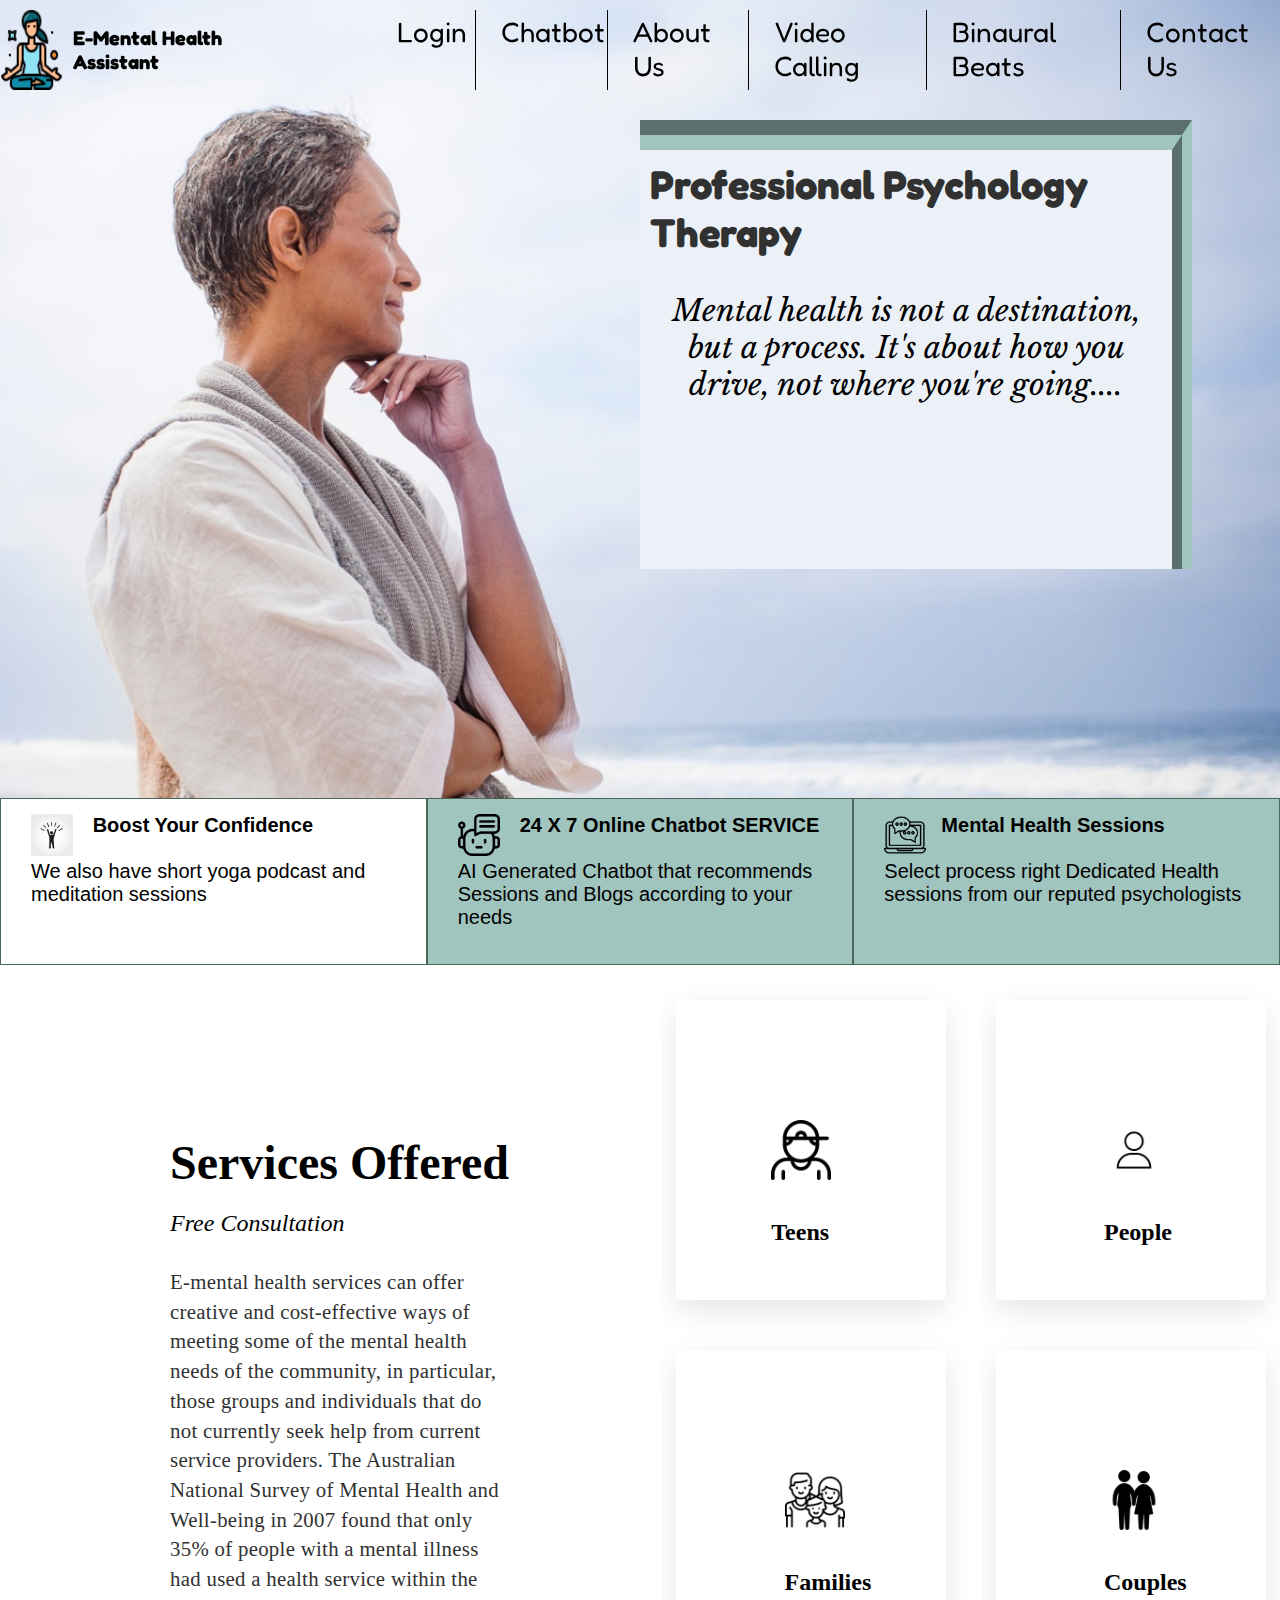
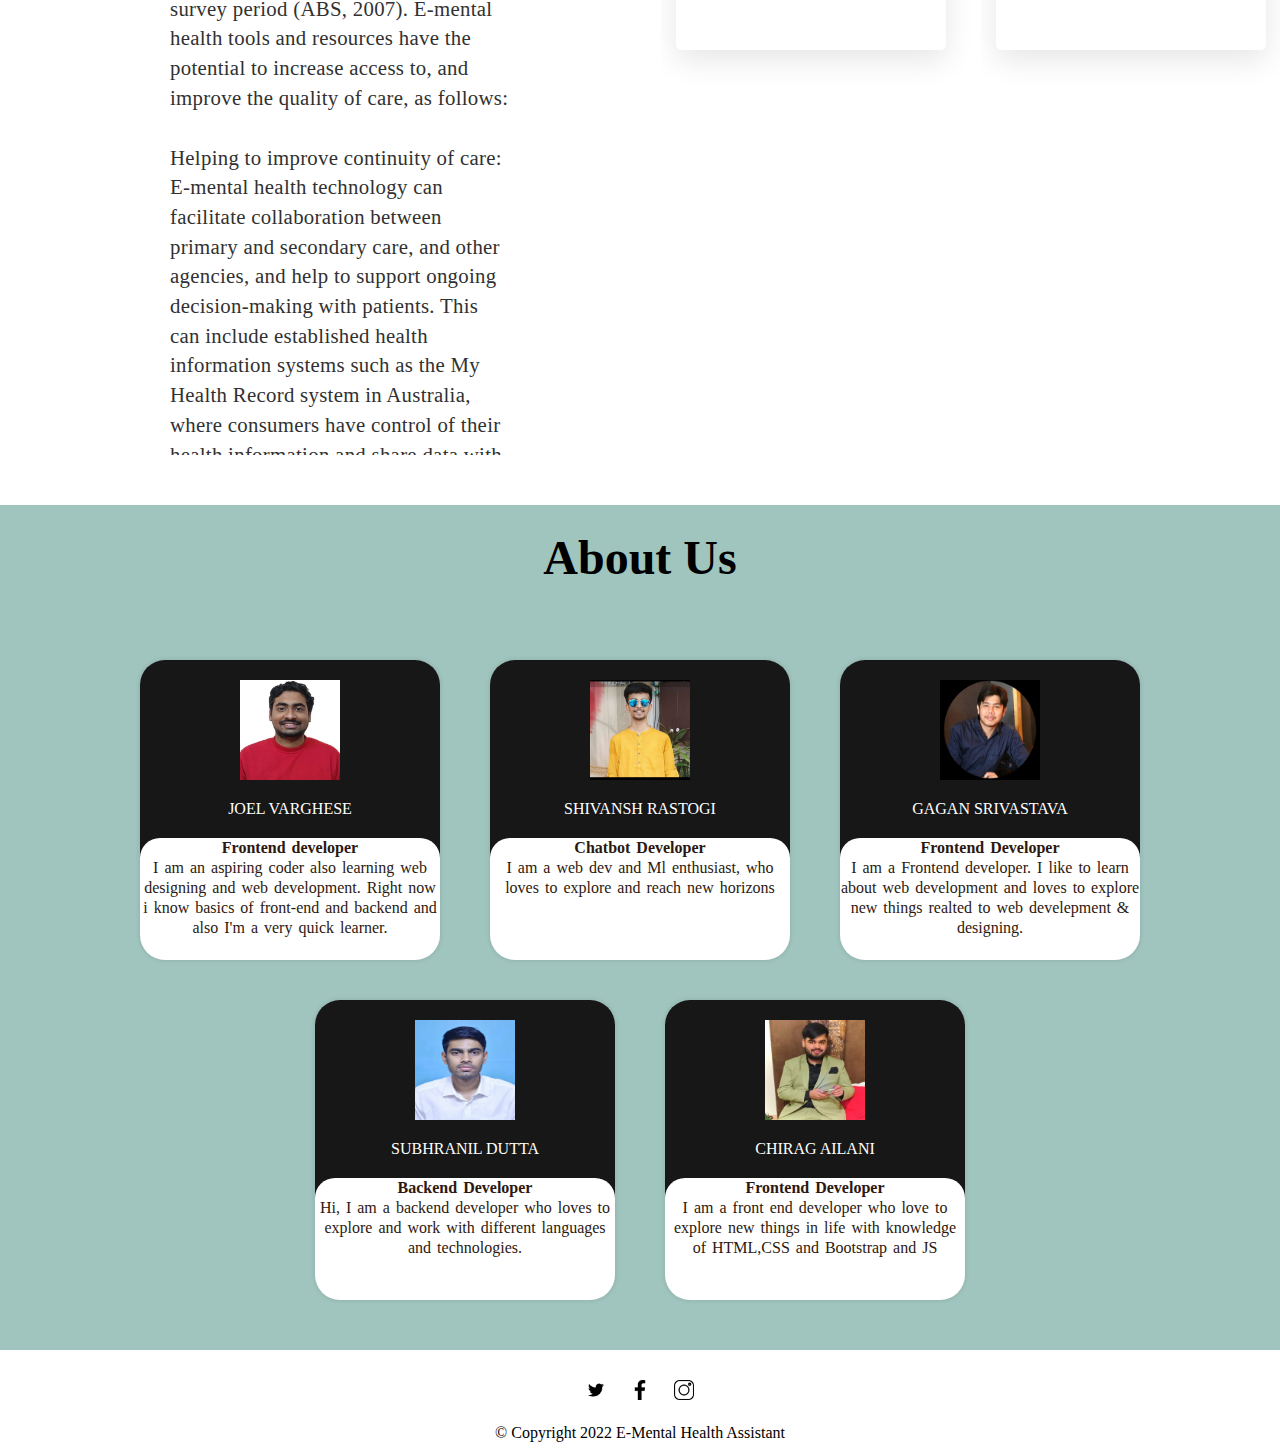
<file: index.html>
<!DOCTYPE html>
<html lang="en">

<head>
  <meta charset="UTF-8" />
  <meta http-equiv="X-UA-Compatible" content="IE=edge" />
  <meta name="viewport" content="width=device-width, initial-scale=1.0" />
  <link rel="stylesheet" href="style.css" />
  <link rel="icon" href="/images/favic/android-chrome-192x192.png"  >

  <!-- font family -->
  <link href="https://fonts.googleapis.com/css2?family=Acme&family=Libre+Baskerville&display=swap" rel="stylesheet">
  <link rel="preconnect" href="https://fonts.gstatic.com" crossorigin>
  <link rel="preconnect" href="https://fonts.gstatic.com" crossorigin>

  <title>E-Mental Health Assistant</title>
</head>

<body onload="tre_thir_box()">
  <!-- Navbar -->


  <!-- Main Page start -->
  <section class="bgimg">
    <div>
      <div class="nav">
        <div class="nav-bar-heading">
          <div class="logo">
            <img src="images/logo.png" />
            <h1>E-Mental Health Assistant</h1>
          </div>
        </div>
        <div class="nav-bar-content">
          <ul>
            <li><a href="login.html">Login</a></li>
            <li><a href="http://127.0.0.1:5000"target="blank">Chatbot</a></li>
            <li><a href="#about">About Us</a></li>
            <li><a href="https://ecovidclinc.000webhostapp.com/"target="blank">Video Calling</a></li>
            <li><a href="https://relaxmusic001.000webhostapp.com/"target="blank">Binaural Beats</a></li>
            <li><a href="ContactFrom_v1\ContactFrom_v1\index.html"target="blank">Contact Us</a></li>

          </ul>
        </div>
      </div>
    </div>
    <div class="Wlcmpg">
      <b>
        <p id="wlchead"> Professional Psychology Therapy
        <p>
      </b><br><br>
      <p id="wlcbdy">Mental health is not a destination, but a process. It's about how you drive, not where you're
        going....</p>

    </div>

    <!-- Blur text box for mental health sessions -->
    <div class="fmenh">
      <section id="fmenh_txt">DOCTOR IS ONE CLICK AWAY .. </section>
      <br><br>
      <button onclick="window.location.href='https://ecovidclinc.000webhostapp.com/';" id="fmenh_btn"> Video Treatment </button>
    </div>
  </section>  
    <!-- Image Slider content -->
    <!-- <div class="slider">
         <div class="images"></div>

    </div> -->

    <!-- Bottom 3 boxes -->
    <div class="threebox">
      <span id="c" onclick="tre_thir_box()"><img src="images/confidence.jpg" id="c_img"><b> Boost Your Confidence</b><br><br>
        <p>We also have short yoga podcast and meditation sessions</p>
      </span>
      <span id="b" onclick="tre_sec_box()"><img src="images/chatbot.png" id="b_img"><b>24 X 7 Online Chatbot SERVICE</b> <br><br>
        <p> AI Generated Chatbot that recommends Sessions and Blogs according to your needs </p>
      </span>
      <span id="a" onclick="tre_fir_box()" ><img src="images/online-chat.png"  id="a_img"><b>Mental Health Sessions</b><br><br>
        <p>Select process right Dedicated Health sessions from our reputed psychologists</p></span>
    </div>
  



  

  <!-- services part -->
    
  <div id="services_bg">

    <div class="left_part" style="flex-basis: 45%">
        <h1 class="left_part_h1">Services Offered</h1>
        <span class="left_part_span"> <em>Free Consultation</em> </span>
        <p class="left_part_p">E-mental health services can offer creative and cost-effective ways of meeting some of the mental health needs of the community, in particular, those groups and individuals that do not currently seek help from current service providers. The Australian National Survey of Mental Health and Well-being in 2007 found that only 35% of people with a mental illness had used a health service within the survey period (ABS, 2007). E-mental health tools and resources have the potential to increase access to, and improve the quality of care, as follows: </p>

        <p class="left_part_p">Helping to improve continuity of care: E-mental health technology can facilitate collaboration between primary and secondary care, and other agencies, and help to support ongoing decision-making with patients. This can include established health information systems such as the My Health Record system in Australia, where consumers have control of their health information and share data with medical professionals.</p>
    </div>
    <div class="right_part" style="flex-basis: 55%">
      <div style="flex-basis: 50%">
        <div class="first_block">
          <div class="center-align">
            <img src="images/teen.png" class="right_part_img">
            <h2>Teens</h2>
          </div>
        </div>
        <div class="second_block">
          <div  class="center-align">
            <img src="images/family.png" class="right_part_img">
            <h2>Families</h2>
          </div>
        </div>
      </div>
      <div style="flex-basis: 50%">
        <div class="third_block">
          <div  class="center-align">
            <img src="images/user.png" class="right_part_img">
            <h2>People</h2>
          </div>
        </div>
        <div class="fourth_block">
          <div  class="center-align">
            <img src="images/couple-silhouette.png" class="right_part_img">
            <h2>Couples</h2>
          </div>
        </div>
      </div>
    </div>
  </div>    


  <!-- ABOUT US -->

  <div class="wrapper"  id="about">
    <div class="wrapper-h1">
        <h1 >About Us</h1>
    </div>
    <div class="testimonial">
        <div class="row-r">
         <div class="item">
             <div class="img">
                 <img src="images\Joel.jpeg" alt="">
             </div>
             <div class="name">
                  Joel Varghese
             </div>
             <div class="content">
                 <!-- <h1><i class="fas fa-quote-left"></i></h1> -->
                 <p><b>Frontend developer</b><br>I am an aspiring coder also learning web designing and web development. Right now i know basics of front-end and backend and also I'm a very quick learner.</p>
             </div>
         </div>

         <div class="item">
          <div class="img">
              <img src="images\shivansh.jpeg" alt="">
          </div>
          <div class="name">
               Shivansh Rastogi
          </div>
          <div class="content">
              <!-- <h1><i class="fas fa-quote-left"></i></h1> -->
              <p><b>Chatbot Developer</b><br>I am a web dev and Ml enthusiast, who loves to explore and reach new horizons</p>
          </div>
      </div>

      <div class="item">
          <div class="img">
              <img src="images\gagan.jpeg" alt="">
          </div>
          <div class="name">
               Gagan Srivastava
          </div>
          <div class="content">
              <!-- <h1><i class="fas fa-quote-left"></i></h1> -->
              <p><b>Frontend Developer</b><br>I am a Frontend developer. I like to learn about web development and loves to explore new  things realted to web develepment & designing.</p>
          </div>
      </div>
        </div>
        <div class="row-r">
         <div class="item">
             <div class="img">
                 <img src="images\subhranil.jpeg" alt="">
             </div>
             <div class="name">
                  Subhranil Dutta
             </div>
             <div class="content">
                 <!-- <h1><i class="fas fa-quote-left"></i></h1> -->
                 <p><b>Backend Developer</b><br>Hi, I am a backend developer who loves to explore and work with different languages and technologies.</p>
             </div>
          </div>

        

         <div class="item">
          <div class="img">
              <img src="images\chirag1.png" alt="">
          </div>
          <div class="name">
               Chirag Ailani
          </div>
          <div class="content">
              <!-- <h1><i class="fas fa-quote-left"></i></h1> -->
              <p><b>Frontend Developer</b><br>I am a front end developer who love to explore new things in life with knowledge of HTML,CSS and Bootstrap and JS</p>
          </div>
         </div>
        </div>
    </div>
  </div>


 <!-- Footer -->

 <footer id="footer">
  <div class="footer-image">
    <img
      class="footer-image-des"
      src="images/twitter.png"
      alt=""
      height="20px"
    />
    <img
      class="footer-image-des"
      src="images/facebook-app-symbol.png"
      alt=""
      height="20px"
    />
    <img
      class="footer-image-des"
      src="images/instagram.png"
      alt=""
      height="20px"
    />
  </div>
  <p>© Copyright 2022 E-Mental Health Assistant</p>
</footer>

</body>

</html>
<script src="https://ajax.googleapis.com/ajax/libs/jquery/3.6.0/jquery.min.js"></script>
<script src="/script.js"></script>
</file>
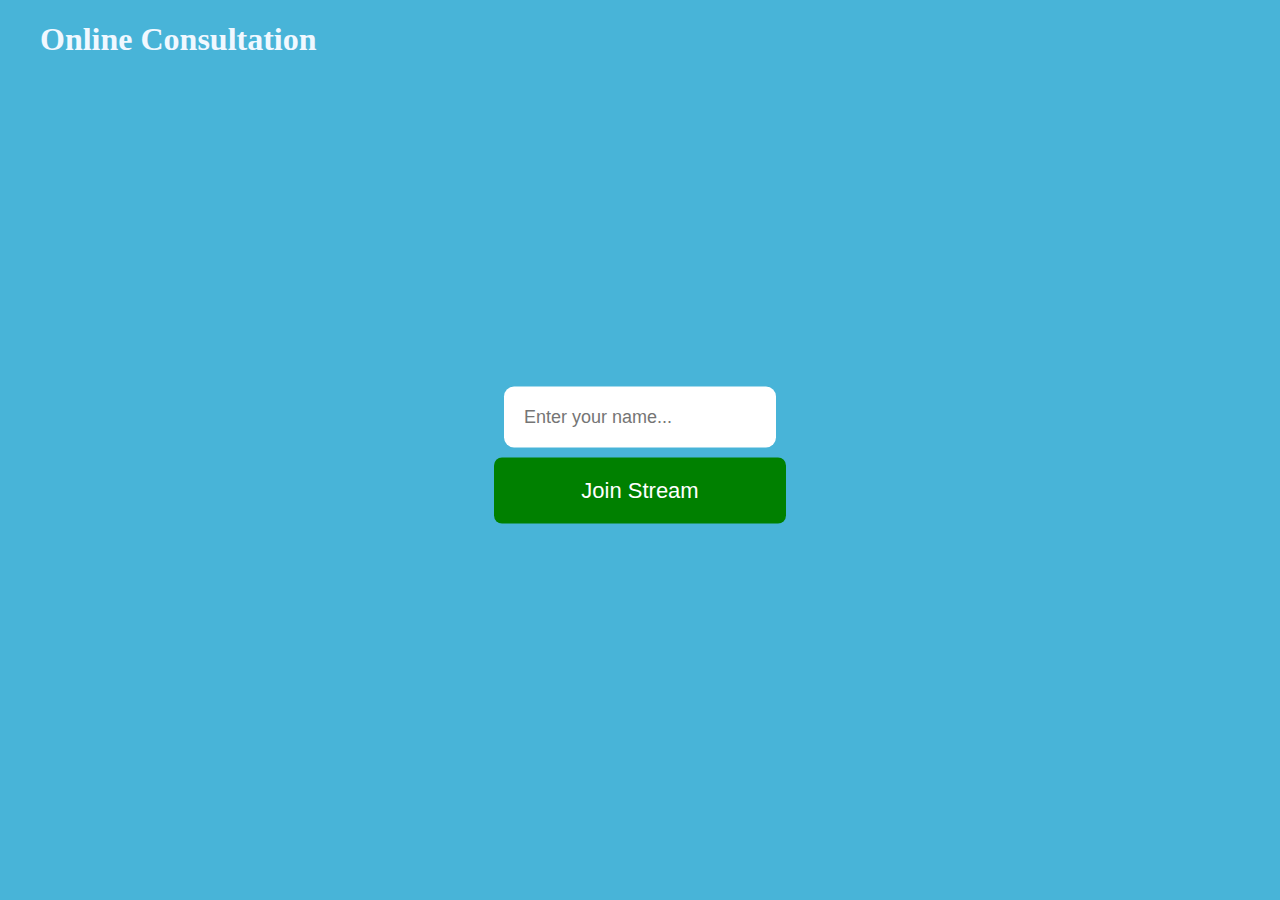
<file: vccall/index.html>
<!DOCTYPE html>
<html>
<head>
    <meta charset='utf-8'>
    <meta http-equiv='X-UA-Compatible' content='IE=edge'>
    <title>Online Consultation</title>
    <meta name='viewport' content='width=device-width, initial-scale=1'>
    <link rel='stylesheet' type='text/css' media='screen' href='style.css'>
    
    <link rel="preconnect" href="https://fonts.googleapis.com">
<link rel="preconnect" href="https://fonts.gstatic.com" crossorigin>
<link href="https://fonts.googleapis.com/css2?family=Poppins:wght@200;300&family=Permanent+Marker&display=swap" rel="stylesheet">
</head>
<body>

    <main>

        <!-- <div id="users-list"></div> -->

        <h1 id="site-title">Online Consultation</h1>
        <div id="join-wrapper">
            <input id="username" type="text" placeholder="Enter your name..." />
            <button id="join-btn">Join Stream</button>
        </div>
        <div id="user-streams" ></div>
        


        <!-- Wrapper for join button -->
        <div id="footer">
            <div class="icon-wrapper">
                <img class="control-icon" id="camera-btn" src="video.svg" />
                <p>Cam</p>
            </div>

            <div class="icon-wrapper">
                <img class="control-icon" id="mic-btn" src="microphone.svg" />
                <p>Mic</p>
            </div>

            <div class="icon-wrapper">
                <img class="control-icon" id="leave-btn" src="leave.svg" />
                <p>Leave</p>
            </div>
            
           
            
            
        </div>

    </main>

    <script src="https://download.agora.io/sdk/release/AgoraRTC_N.js"></script>
    <script src='script.js'></script>
</body>
</html>
</file>
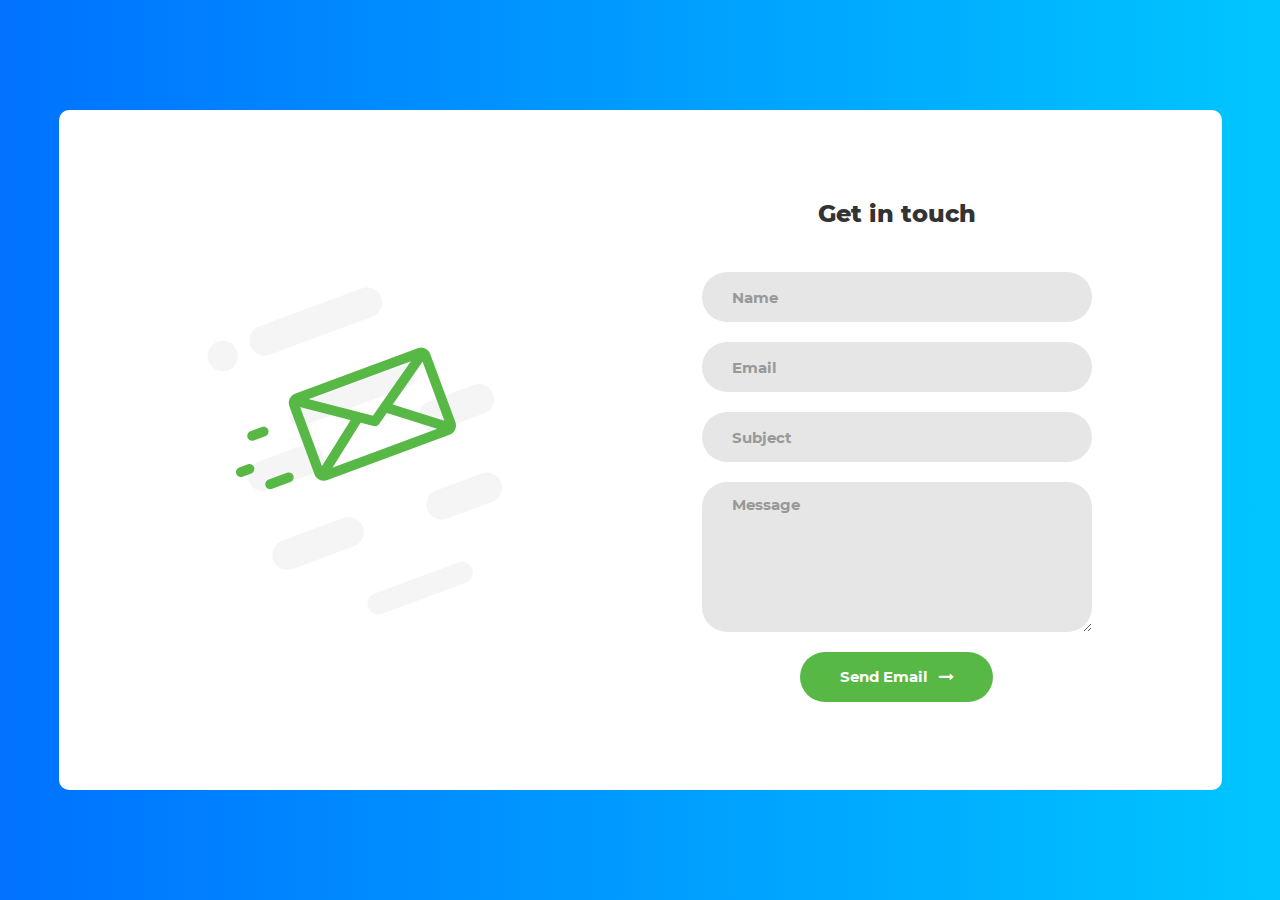
<file: ContactFrom_v1/ContactFrom_v1/index.html>
<!DOCTYPE html>
<html lang="en">
<head>
	<title>Contact Us</title>
	<meta charset="UTF-8">
	<meta name="viewport" content="width=device-width, initial-scale=1">
<!--===============================================================================================-->
	<link rel="icon" type="image/png" href="images/icons/favicon.ico"/>
<!--===============================================================================================-->
	<link rel="stylesheet" type="text/css" href="vendor/bootstrap/css/bootstrap.min.css">
<!--===============================================================================================-->
	<link rel="stylesheet" type="text/css" href="fonts/font-awesome-4.7.0/css/font-awesome.min.css">
<!--===============================================================================================-->
	<link rel="stylesheet" type="text/css" href="vendor/animate/animate.css">
<!--===============================================================================================-->
	<link rel="stylesheet" type="text/css" href="vendor/css-hamburgers/hamburgers.min.css">
<!--===============================================================================================-->
	<link rel="stylesheet" type="text/css" href="vendor/select2/select2.min.css">
<!--===============================================================================================-->
	<link rel="stylesheet" type="text/css" href="css/util.css">
	<link rel="stylesheet" type="text/css" href="css/main.css">
<!--===============================================================================================-->
</head>
<body>

	<div class="contact1">
		<div class="container-contact1">
			<div class="contact1-pic js-tilt" data-tilt>
				<img src="images/img-01.png" alt="IMG">
			</div>

			<form class="contact1-form validate-form">
				<span class="contact1-form-title">
					Get in touch
				</span>

				<div class="wrap-input1 validate-input" data-validate = "Name is required">
					<input class="input1" type="text" name="name" placeholder="Name">
					<span class="shadow-input1"></span>
				</div>

				<div class="wrap-input1 validate-input" data-validate = "Valid email is required: ex@abc.xyz">
					<input class="input1" type="text" name="email" placeholder="Email">
					<span class="shadow-input1"></span>
				</div>

				<div class="wrap-input1 validate-input" data-validate = "Subject is required">
					<input class="input1" type="text" name="subject" placeholder="Subject">
					<span class="shadow-input1"></span>
				</div>

				<div class="wrap-input1 validate-input" data-validate = "Message is required">
					<textarea class="input1" name="message" placeholder="Message"></textarea>
					<span class="shadow-input1"></span>
				</div>

				<div class="container-contact1-form-btn">
					<button class="contact1-form-btn">
						<span>
							Send Email
							<i class="fa fa-long-arrow-right" aria-hidden="true"></i>
						</span>
					</button>
				</div>
			</form>
		</div>
	</div>




<!--===============================================================================================-->
	<script src="vendor/jquery/jquery-3.2.1.min.js"></script>
<!--===============================================================================================-->
	<script src="vendor/bootstrap/js/popper.js"></script>
	<script src="vendor/bootstrap/js/bootstrap.min.js"></script>
<!--===============================================================================================-->
	<script src="vendor/select2/select2.min.js"></script>
<!--===============================================================================================-->
	<script src="vendor/tilt/tilt.jquery.min.js"></script>
	<script >
		$('.js-tilt').tilt({
			scale: 1.1
		})
	</script>

<!-- Global site tag (gtag.js) - Google Analytics -->
<script async src="https://www.googletagmanager.com/gtag/js?id=UA-23581568-13"></script>
<script>
  window.dataLayer = window.dataLayer || [];
  function gtag(){dataLayer.push(arguments);}
  gtag('js', new Date());

  gtag('config', 'UA-23581568-13');
</script>

<!--===============================================================================================-->
	<script src="js/main.js"></script>

</body>
</html>
</file>
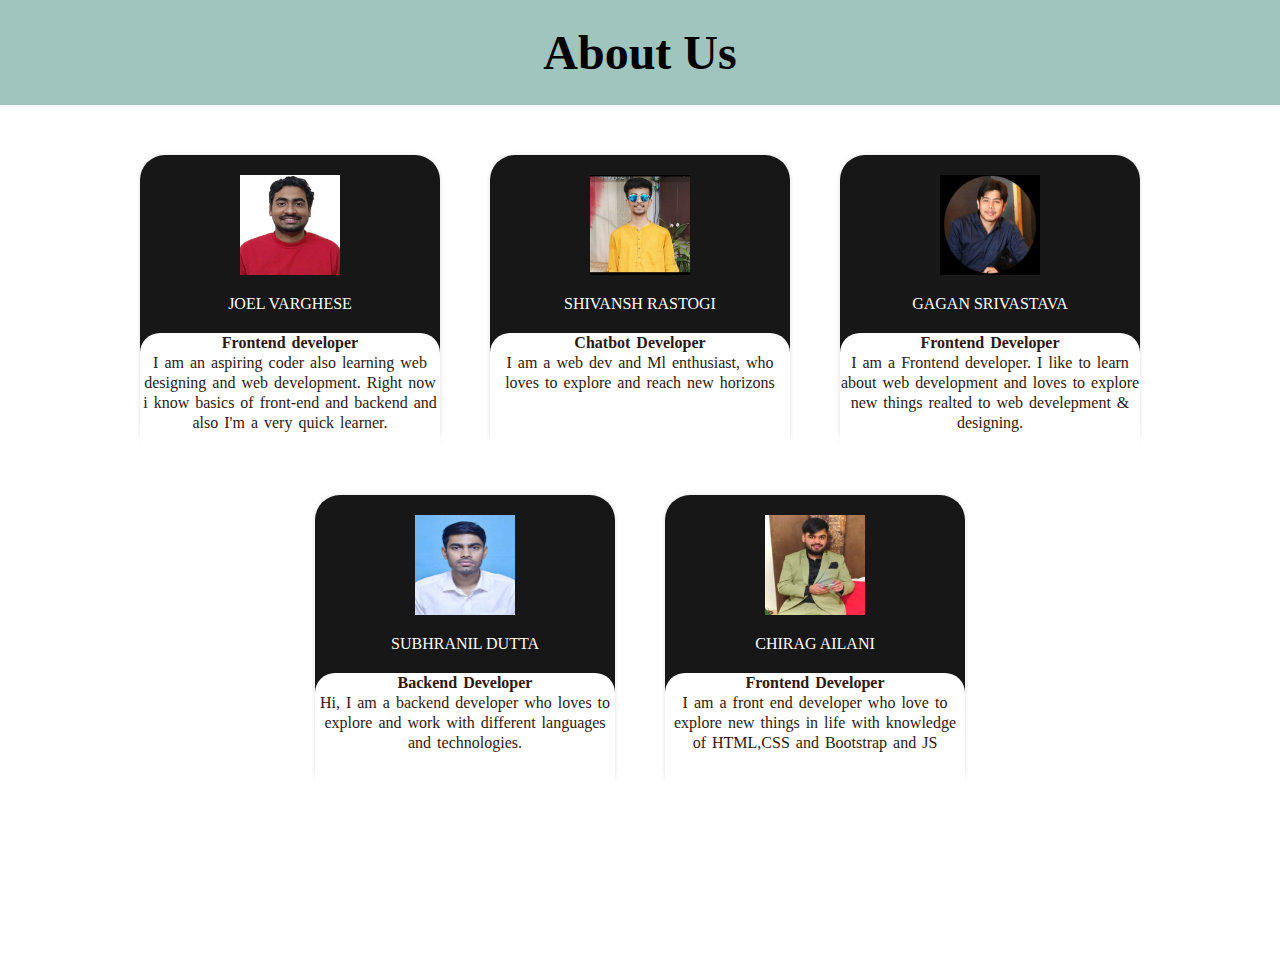
<file: aboutus.html>
<!DOCTYPE html>
<html lang="en">
<head>
    <meta charset="UTF-8">
    <meta http-equiv="X-UA-Compatible" content="IE=edge">
    <meta name="viewport" content="width=device-width, initial-scale=1.0">
    <link rel="stylesheet" href="/about.css" >
    <title>About Us</title>
</head>
<body>
    <div class="wrapper"  id="about">
        <div class="wrapper-h1">
            <h1 >About Us</h1>
        </div>
        <div class="testimonial">
            <div class="row-r">
             <div class="item">
                 <div class="img">
                     <img src="images\Joel.jpeg" alt="">
                 </div>
                 <div class="name">
                      Joel Varghese
                 </div>
                 <div class="content">
                     <!-- <h1><i class="fas fa-quote-left"></i></h1> -->
                     <p><b>Frontend developer</b><br>I am an aspiring coder also learning web designing and web development. Right now i know basics of front-end and backend and also I'm a very quick learner.</p>
                 </div>
             </div>
    
             <div class="item">
              <div class="img">
                  <img src="images\shivansh.jpeg" alt="">
              </div>
              <div class="name">
                   Shivansh Rastogi
              </div>
              <div class="content">
                  <!-- <h1><i class="fas fa-quote-left"></i></h1> -->
                  <p><b>Chatbot Developer</b><br>I am a web dev and Ml enthusiast, who loves to explore and reach new horizons</p>
              </div>
          </div>
    
          <div class="item">
              <div class="img">
                  <img src="images\gagan.jpeg" alt="">
              </div>
              <div class="name">
                   Gagan Srivastava
              </div>
              <div class="content">
                  <!-- <h1><i class="fas fa-quote-left"></i></h1> -->
                  <p><b>Frontend Developer</b><br>I am a Frontend developer. I like to learn about web development and loves to explore new  things realted to web develepment & designing.</p>
              </div>
          </div>
            </div>
            <div class="row-r">
             <div class="item">
                 <div class="img">
                     <img src="images\subhranil.jpeg" alt="">
                 </div>
                 <div class="name">
                      Subhranil Dutta
                 </div>
                 <div class="content">
                     <!-- <h1><i class="fas fa-quote-left"></i></h1> -->
                     <p><b>Backend Developer</b><br>Hi, I am a backend developer who loves to explore and work with different languages and technologies.</p>
                 </div>
              </div>
    
            
    
             <div class="item">
              <div class="img">
                  <img src="images\chirag1.png" alt="">
              </div>
              <div class="name">
                   Chirag Ailani
              </div>
              <div class="content">
                  <!-- <h1><i class="fas fa-quote-left"></i></h1> -->
                  <p><b>Frontend Developer</b><br>I am a front end developer who love to explore new things in life with knowledge of HTML,CSS and Bootstrap and JS</p>
              </div>
             </div>
            </div>
        </div>
    </div>
</body>
</html>
</file>
<file: style.css>
@import url("https://fonts.googleapis.com/css2?family=Fredoka&display=swap");

* {
  margin: 0;
  padding: 0;
  overflow-x: hidden;
  /* important to remove horizontol scroll */
}

.nav {
  display: flex;
  justify-content: space-between;
  align-items: center;
  height: 100px;
  width: 100%;
  position: absolute;
  top: 0;
  z-index: 4;
  position: fixed;
}
.nav-bar-content {
  padding-left: 30px;
  text-decoration: none;
}
.logo {
  font-family: "Fredoka", sans-serif;
  display: flex;
  align-items: center;
  padding-right: 80px;
}
.logo img {
  height: 80px;
  width: 80px;
  margin-right: 10px;
}
.logo h1 {
  display: flex;
  font-size: 20px;
  color: black;
}
ul {
  display: flex;
}
ul li {
  font-family: "Fredoka", sans-serif;
  font-size: 28px;
  text-decoration: none;
  list-style-type: none;
  cursor: pointer;
  padding: 5px 25px 5px 25px;
  border-right: 0.5px solid black;
}

/* Removing right border of Contact US */
.nav-bar-content ul li:nth-of-type(6) {
  border-right: 0px;
}
a {
  text-decoration: none;
  color: #fff;
}

.nav ul li a {
  color: black;
  text-decoration: none;
  text-align: center;
}
.nav ul li::after {
  content: "";
  width: 0%;
  height: 2px;
  background: #f44336;
  display: block;
  margin: auto;
  transition: 0.5s;
}
.nav ul li:hover::after {
  width: 100%;
}

/* background image */
.bgimg {
  height: 43rem;
  /* height: 48rem; - For AI chatbot image height*/
  width: 100%;

  /* background-image: linear-gradient(rgba(0,0,0,0.7),rgba(0,0,0,0.7)),url(images/pic1.jpg); */
  background-image: url(images/pic1.jpg);
  background-position: center;
  background-size: cover;
  position: relative;
  padding-top: 110px;
 
}

/* Professional Psychology Therapy Box */
.Wlcmpg {
  position: absolute;
  top: 15%;
  left: 50%;
  width: 40%;
  height: 50%;
  background-color: rgb(236, 241, 247);
  border-right: 20px groove rgb(160, 196, 190);
  border-top: 30px groove rgb(160, 196, 190);
  padding: 10px 10px;
  visibility: visible;
}
#wlchead {
  font-size: 40px;
  font-family: "Fredoka", sans-serif;
  color: #313131;
}
#wlcbdy {
  font-family: "Libre Baskerville", serif;
  text-align: center;
  font-size: 30px;
  font-style: italic;
}

.threebox {
  display: flex;
  width: 100%;
  align-items: baseline;
  cursor: pointer;
}
#a,
#b,
#c {
  background-color: rgb(160, 196, 190);
  width: 25%;
  height: 140px;
  bottom: 0;
  padding: 15px 15px 10px 30px;
  font-family: "osavenir", "Open Sans", sans-serif;
  flex-grow: 1;
  font-weight: 400;
  font-size: 20px;
  border: 0.1px solid rgb(75, 102, 86) ;

}

/* #c:hover,
#a:hover,
#b:hover {
  background-color: white;
  
} */

#a_img {
  float: left;
  max-width: 30%;
  max-height: 30%;
  padding-right: 15px;
}
#b_img,
#c_img {
  float: left;
  max-width: 30%;
  max-height: 30%;
  padding-right: 20px;
}


/* Service Portion */

#services_bg{
  width: 100%;
  height: 70rem;
  margin: 20px;
  margin-bottom: 0;
  /* background-image: linear-gradient(rgba(0,0,0,0.7),rgba(0,0,0,0.7)),url(images/pic1.jpg); */
  background-image: url(http://zelus.pinsupreme.com/wp-content/uploads/2018/04/pic21.jpg);
  background-position: center;
  background-size: cover;
  position: relative;
  display: flex;    
  border-radius: 10px;
  box-shadow: #313131;
  justify-content: space-around;
  overflow: hidden;
}

.left_part{
  margin: 50px;
  box-sizing: border-box;
  padding: 100px;
}
.left_part_h1{
  font-size: 3rem;
  margin-bottom: 20px;
}
.left_part_span{
  font-size: 1.5rem;
}
.left_part_p{
  font-size: 1.3rem;
  font-weight: 400;
  line-height: 1.428571429;
  color: #313131;
  letter-spacing: 0.3px;
  margin-top: 30px;
}
.right_part{
  display: flex;
}

.right_part_img{
  height: 60px;
  width: 60px;
  /* display: flex; */
  /* align-items: center;
  justify-content: center; */
  margin-bottom: 35px;
}

.first_block,.second_block,.third_block,.fourth_block{
  border: 2px solid white;
  outline: none;
  margin: 15px;
  position: relative;
  width: 270px;
  height: 300px;
  padding: 40px;
  background-color: rgba(255,255,255,0.9);
  box-shadow: 0px 10px 30px rgb(0 0 0 / 10%);
  border-radius: 6px;
  overflow: hidden;
  box-sizing: border-box;
  
}
.first_block .center-align{
  position: absolute;
  top: 40%;
  left: 35%;
  /* height: 100%; */
}
.second_block .center-align{
  position: absolute;
  top: 40%;
  left: 40%;
  height: 100%;
}
.third_block .center-align{
  position: absolute;
  top: 40%;
  left: 40%;
  height: 100%;
}
.fourth_block .center-align{
  position: absolute;
  top: 40%;
  left: 40%;
  height: 100%;
}


.first_block,.third_block{
  margin-bottom: 50px;
}

/* Footer */
#footer{
  text-align: center;
  background-color: white;
  padding-top: 5%;
  color: black;
  padding-top: 10px;
  padding-bottom: 10px;
}
.footer-image-des{
  margin: 20px 10px;

}

.fmenh{
  
  height: 400px;
  width: 600px;
  backdrop-filter: blur(5px);
  background-color: rgba(0,0,0, 0.4);
  margin:auto;
  font-size: 30px;
  text-align: center;
  cursor: pointer;
  
}

#fmenh_txt{
  position: relative;
  margin-top: 60px;
  color: white;
  font-size: 45px;
  font-family: 'Acme', sans-serif;

}

#fmenh_btn{
  padding: 15px 32px;
  text-align: center;
  font-family: 'Trebuchet MS', 'Lucida Sans Unicode', 'Lucida Grande', 'Lucida Sans', Arial, sans-serif;
  font-size: 30px;
  
  border-radius: 20px;
}


/* ABOUT US  */
.wrapper{
  background-color: rgb(160, 196, 190);
}

.wrapper-h1{
  padding: 25px;
  align-items: center;
  text-align: center;
  font-size: x-large;
}
.testimonial{
  width: 100vw;
  height: auto;
  margin: 30px auto;

}
.testimonial .row-r{
  display: flex;
  flex-direction: row;
  flex-wrap: wrap;
  justify-content: center;
  align-items: center;
  text-align: center;
}
.testimonial .item{
  
  width: 300px;
  height: 300px;
  margin: 20px 25px;
  color: black;
  text-align: center;
  background-color: white;
  background-color: #DAAA63;
  background-color: #ff9800;
  background-color: #b400ff;
  background-color: #0c006e;
  background-color: #00e7ff;
  background-color: #ffd400;
  background-color: #00e7ff;
  background-color: #ffcc80;
  background-color: #ffd18d;
  background-color: #17a2b8;
  background-color: #DAAA63;
  background-color: #00e7ff;
  background-color: #ebd595;
  background-color: #7fcbd2;
  background-color: #00393e;
  background-color: #3e0000;
  background-color: #15003e;
  background-color: #171717;
  color: white;
  /* color: #2C1810; */
  /* background-color: #DAAA63;
  background-color: #2C1810; */
  box-shadow: 0 0 5px rgba(0,0,0,0.125);
  border-radius: 25px;

}

.testimonial .item .img{
  padding: 20px;
}


.testimonial .item .img img{
  width: 100px;
  height: 100px;
  display: block;
  margin: 0 auto;
}


.testimonial .item .name{
  margin-bottom: 20px;
  text-align: center;
  text-transform: uppercase;
  /* color: white; */
  /* background-color: white; */
}

.testimonial .item .content{
  background-color: white;
  /* background-color: #2C1810;
  background-color: #DAAA63; */
  color: white;
  color: #DAAA63;
  color:  #2C1810;
  border-bottom-left-radius: 25px;
  border-bottom-right-radius: 25px;
  border-top-left-radius: 20px;
  border-top-right-radius: 20px;
  /* padding-bottom: 10px; */
  height: 100%;
  /* border-bottom: 1px solid #00393e; */
}


.testimonial .item .content h1{
  margin-bottom: 10px;
  color: #2C1810;
}
.testimonial .item .content p{
  line-height: 20px;
  word-spacing: 2px;
  /* padding-bottom: 15px; */
}
</file>
<file: vccall/style.css>
body {
    margin: 0;
    padding: 0;
    background-color: rgb(72, 180, 216);
    color: aliceblue;
    font-family: 'Poppins', sans-serif;
    
}

main {
    width: 1200px;
    margin: 0 auto;
    height: 75vh;

}

#site-title {
    font-family: Georgia, 'Times New Roman', Times, serif;
}


#join-wrapper{
    display: flex;
    flex-direction: column;
    position: fixed;
    left: 50%;
    top: 50%;
    transform: translate(-50%, -50%);
}


#username{
    padding: 20px;
    font-size: 18px;
    border-radius: 10px;
    border:none;
    margin: 10px;
}

.volume-icon{
    height:20px;
    width:20px;
}

#join-btn {

    background-color:green;
    border: none;
    color: #fff;
    font-size: 22px;
    padding: 20px 30px;
    cursor: pointer;
    border-radius: 8px;
}


#user-streams {
    display: grid;
    grid-template-columns: repeat(auto-fit, minmax(400px, 1fr));
    gap: 1em;
    height: 100%;
}


.video-player {
    width: 100%;
    height: 100%;
    border-radius: 10px;
    overflow: hidden;
}

.video-containers {
    position: relative;
    padding: 0;
    margin: 0;
    background-color: #1f1f1f8e;
    border-radius: 10px;

}

.user-uid {
    display: flex;
    align-items: center;
    column-gap: 1em;
    background-color: #1f1f1f8e;
    padding: 5px 10px;
    border-radius: 5px;
    position: absolute;
    bottom: 10px;
    left: 10px;
    z-index: 9999;
    margin: 0;
    font-size: 18px;
}


#footer {
    position: absolute;
    bottom: 0;
    left: 0;
    display: none;
    justify-content: center;
    column-gap: 1em;
    width: 100%;
    height: 100px;
}

.icon-wrapper {
    justify-content: center;
    text-align: center;
    cursor: pointer;
}

.control-icon {
    display: block;
    padding: 15px;
    background-color: #1f1f1f8e;
    height: 30px;
    width: 30px;
    border-radius: 10px;
}

@media screen and (max-width:1200px){
    main{
        width: 95%;
    }
    #user-streams {
        display: grid;
        grid-template-columns: repeat(auto-fit, minmax(400px, 1fr));
    }
    
}
</file>
<file: ContactFrom_v1/ContactFrom_v1/css/util.css>
/*[ FONT SIZE ]
///////////////////////////////////////////////////////////
*/
.fs-1 {font-size: 1px;}
.fs-2 {font-size: 2px;}
.fs-3 {font-size: 3px;}
.fs-4 {font-size: 4px;}
.fs-5 {font-size: 5px;}
.fs-6 {font-size: 6px;}
.fs-7 {font-size: 7px;}
.fs-8 {font-size: 8px;}
.fs-9 {font-size: 9px;}
.fs-10 {font-size: 10px;}
.fs-11 {font-size: 11px;}
.fs-12 {font-size: 12px;}
.fs-13 {font-size: 13px;}
.fs-14 {font-size: 14px;}
.fs-15 {font-size: 15px;}
.fs-16 {font-size: 16px;}
.fs-17 {font-size: 17px;}
.fs-18 {font-size: 18px;}
.fs-19 {font-size: 19px;}
.fs-20 {font-size: 20px;}
.fs-21 {font-size: 21px;}
.fs-22 {font-size: 22px;}
.fs-23 {font-size: 23px;}
.fs-24 {font-size: 24px;}
.fs-25 {font-size: 25px;}
.fs-26 {font-size: 26px;}
.fs-27 {font-size: 27px;}
.fs-28 {font-size: 28px;}
.fs-29 {font-size: 29px;}
.fs-30 {font-size: 30px;}
.fs-31 {font-size: 31px;}
.fs-32 {font-size: 32px;}
.fs-33 {font-size: 33px;}
.fs-34 {font-size: 34px;}
.fs-35 {font-size: 35px;}
.fs-36 {font-size: 36px;}
.fs-37 {font-size: 37px;}
.fs-38 {font-size: 38px;}
.fs-39 {font-size: 39px;}
.fs-40 {font-size: 40px;}
.fs-41 {font-size: 41px;}
.fs-42 {font-size: 42px;}
.fs-43 {font-size: 43px;}
.fs-44 {font-size: 44px;}
.fs-45 {font-size: 45px;}
.fs-46 {font-size: 46px;}
.fs-47 {font-size: 47px;}
.fs-48 {font-size: 48px;}
.fs-49 {font-size: 49px;}
.fs-50 {font-size: 50px;}
.fs-51 {font-size: 51px;}
.fs-52 {font-size: 52px;}
.fs-53 {font-size: 53px;}
.fs-54 {font-size: 54px;}
.fs-55 {font-size: 55px;}
.fs-56 {font-size: 56px;}
.fs-57 {font-size: 57px;}
.fs-58 {font-size: 58px;}
.fs-59 {font-size: 59px;}
.fs-60 {font-size: 60px;}
.fs-61 {font-size: 61px;}
.fs-62 {font-size: 62px;}
.fs-63 {font-size: 63px;}
.fs-64 {font-size: 64px;}
.fs-65 {font-size: 65px;}
.fs-66 {font-size: 66px;}
.fs-67 {font-size: 67px;}
.fs-68 {font-size: 68px;}
.fs-69 {font-size: 69px;}
.fs-70 {font-size: 70px;}
.fs-71 {font-size: 71px;}
.fs-72 {font-size: 72px;}
.fs-73 {font-size: 73px;}
.fs-74 {font-size: 74px;}
.fs-75 {font-size: 75px;}
.fs-76 {font-size: 76px;}
.fs-77 {font-size: 77px;}
.fs-78 {font-size: 78px;}
.fs-79 {font-size: 79px;}
.fs-80 {font-size: 80px;}
.fs-81 {font-size: 81px;}
.fs-82 {font-size: 82px;}
.fs-83 {font-size: 83px;}
.fs-84 {font-size: 84px;}
.fs-85 {font-size: 85px;}
.fs-86 {font-size: 86px;}
.fs-87 {font-size: 87px;}
.fs-88 {font-size: 88px;}
.fs-89 {font-size: 89px;}
.fs-90 {font-size: 90px;}
.fs-91 {font-size: 91px;}
.fs-92 {font-size: 92px;}
.fs-93 {font-size: 93px;}
.fs-94 {font-size: 94px;}
.fs-95 {font-size: 95px;}
.fs-96 {font-size: 96px;}
.fs-97 {font-size: 97px;}
.fs-98 {font-size: 98px;}
.fs-99 {font-size: 99px;}
.fs-100 {font-size: 100px;}
.fs-101 {font-size: 101px;}
.fs-102 {font-size: 102px;}
.fs-103 {font-size: 103px;}
.fs-104 {font-size: 104px;}
.fs-105 {font-size: 105px;}
.fs-106 {font-size: 106px;}
.fs-107 {font-size: 107px;}
.fs-108 {font-size: 108px;}
.fs-109 {font-size: 109px;}
.fs-110 {font-size: 110px;}
.fs-111 {font-size: 111px;}
.fs-112 {font-size: 112px;}
.fs-113 {font-size: 113px;}
.fs-114 {font-size: 114px;}
.fs-115 {font-size: 115px;}
.fs-116 {font-size: 116px;}
.fs-117 {font-size: 117px;}
.fs-118 {font-size: 118px;}
.fs-119 {font-size: 119px;}
.fs-120 {font-size: 120px;}
.fs-121 {font-size: 121px;}
.fs-122 {font-size: 122px;}
.fs-123 {font-size: 123px;}
.fs-124 {font-size: 124px;}
.fs-125 {font-size: 125px;}
.fs-126 {font-size: 126px;}
.fs-127 {font-size: 127px;}
.fs-128 {font-size: 128px;}
.fs-129 {font-size: 129px;}
.fs-130 {font-size: 130px;}
.fs-131 {font-size: 131px;}
.fs-132 {font-size: 132px;}
.fs-133 {font-size: 133px;}
.fs-134 {font-size: 134px;}
.fs-135 {font-size: 135px;}
.fs-136 {font-size: 136px;}
.fs-137 {font-size: 137px;}
.fs-138 {font-size: 138px;}
.fs-139 {font-size: 139px;}
.fs-140 {font-size: 140px;}
.fs-141 {font-size: 141px;}
.fs-142 {font-size: 142px;}
.fs-143 {font-size: 143px;}
.fs-144 {font-size: 144px;}
.fs-145 {font-size: 145px;}
.fs-146 {font-size: 146px;}
.fs-147 {font-size: 147px;}
.fs-148 {font-size: 148px;}
.fs-149 {font-size: 149px;}
.fs-150 {font-size: 150px;}
.fs-151 {font-size: 151px;}
.fs-152 {font-size: 152px;}
.fs-153 {font-size: 153px;}
.fs-154 {font-size: 154px;}
.fs-155 {font-size: 155px;}
.fs-156 {font-size: 156px;}
.fs-157 {font-size: 157px;}
.fs-158 {font-size: 158px;}
.fs-159 {font-size: 159px;}
.fs-160 {font-size: 160px;}
.fs-161 {font-size: 161px;}
.fs-162 {font-size: 162px;}
.fs-163 {font-size: 163px;}
.fs-164 {font-size: 164px;}
.fs-165 {font-size: 165px;}
.fs-166 {font-size: 166px;}
.fs-167 {font-size: 167px;}
.fs-168 {font-size: 168px;}
.fs-169 {font-size: 169px;}
.fs-170 {font-size: 170px;}
.fs-171 {font-size: 171px;}
.fs-172 {font-size: 172px;}
.fs-173 {font-size: 173px;}
.fs-174 {font-size: 174px;}
.fs-175 {font-size: 175px;}
.fs-176 {font-size: 176px;}
.fs-177 {font-size: 177px;}
.fs-178 {font-size: 178px;}
.fs-179 {font-size: 179px;}
.fs-180 {font-size: 180px;}
.fs-181 {font-size: 181px;}
.fs-182 {font-size: 182px;}
.fs-183 {font-size: 183px;}
.fs-184 {font-size: 184px;}
.fs-185 {font-size: 185px;}
.fs-186 {font-size: 186px;}
.fs-187 {font-size: 187px;}
.fs-188 {font-size: 188px;}
.fs-189 {font-size: 189px;}
.fs-190 {font-size: 190px;}
.fs-191 {font-size: 191px;}
.fs-192 {font-size: 192px;}
.fs-193 {font-size: 193px;}
.fs-194 {font-size: 194px;}
.fs-195 {font-size: 195px;}
.fs-196 {font-size: 196px;}
.fs-197 {font-size: 197px;}
.fs-198 {font-size: 198px;}
.fs-199 {font-size: 199px;}
.fs-200 {font-size: 200px;}

/*[ PADDING ]
///////////////////////////////////////////////////////////
*/
.p-t-0 {padding-top: 0px;}
.p-t-1 {padding-top: 1px;}
.p-t-2 {padding-top: 2px;}
.p-t-3 {padding-top: 3px;}
.p-t-4 {padding-top: 4px;}
.p-t-5 {padding-top: 5px;}
.p-t-6 {padding-top: 6px;}
.p-t-7 {padding-top: 7px;}
.p-t-8 {padding-top: 8px;}
.p-t-9 {padding-top: 9px;}
.p-t-10 {padding-top: 10px;}
.p-t-11 {padding-top: 11px;}
.p-t-12 {padding-top: 12px;}
.p-t-13 {padding-top: 13px;}
.p-t-14 {padding-top: 14px;}
.p-t-15 {padding-top: 15px;}
.p-t-16 {padding-top: 16px;}
.p-t-17 {padding-top: 17px;}
.p-t-18 {padding-top: 18px;}
.p-t-19 {padding-top: 19px;}
.p-t-20 {padding-top: 20px;}
.p-t-21 {padding-top: 21px;}
.p-t-22 {padding-top: 22px;}
.p-t-23 {padding-top: 23px;}
.p-t-24 {padding-top: 24px;}
.p-t-25 {padding-top: 25px;}
.p-t-26 {padding-top: 26px;}
.p-t-27 {padding-top: 27px;}
.p-t-28 {padding-top: 28px;}
.p-t-29 {padding-top: 29px;}
.p-t-30 {padding-top: 30px;}
.p-t-31 {padding-top: 31px;}
.p-t-32 {padding-top: 32px;}
.p-t-33 {padding-top: 33px;}
.p-t-34 {padding-top: 34px;}
.p-t-35 {padding-top: 35px;}
.p-t-36 {padding-top: 36px;}
.p-t-37 {padding-top: 37px;}
.p-t-38 {padding-top: 38px;}
.p-t-39 {padding-top: 39px;}
.p-t-40 {padding-top: 40px;}
.p-t-41 {padding-top: 41px;}
.p-t-42 {padding-top: 42px;}
.p-t-43 {padding-top: 43px;}
.p-t-44 {padding-top: 44px;}
.p-t-45 {padding-top: 45px;}
.p-t-46 {padding-top: 46px;}
.p-t-47 {padding-top: 47px;}
.p-t-48 {padding-top: 48px;}
.p-t-49 {padding-top: 49px;}
.p-t-50 {padding-top: 50px;}
.p-t-51 {padding-top: 51px;}
.p-t-52 {padding-top: 52px;}
.p-t-53 {padding-top: 53px;}
.p-t-54 {padding-top: 54px;}
.p-t-55 {padding-top: 55px;}
.p-t-56 {padding-top: 56px;}
.p-t-57 {padding-top: 57px;}
.p-t-58 {padding-top: 58px;}
.p-t-59 {padding-top: 59px;}
.p-t-60 {padding-top: 60px;}
.p-t-61 {padding-top: 61px;}
.p-t-62 {padding-top: 62px;}
.p-t-63 {padding-top: 63px;}
.p-t-64 {padding-top: 64px;}
.p-t-65 {padding-top: 65px;}
.p-t-66 {padding-top: 66px;}
.p-t-67 {padding-top: 67px;}
.p-t-68 {padding-top: 68px;}
.p-t-69 {padding-top: 69px;}
.p-t-70 {padding-top: 70px;}
.p-t-71 {padding-top: 71px;}
.p-t-72 {padding-top: 72px;}
.p-t-73 {padding-top: 73px;}
.p-t-74 {padding-top: 74px;}
.p-t-75 {padding-top: 75px;}
.p-t-76 {padding-top: 76px;}
.p-t-77 {padding-top: 77px;}
.p-t-78 {padding-top: 78px;}
.p-t-79 {padding-top: 79px;}
.p-t-80 {padding-top: 80px;}
.p-t-81 {padding-top: 81px;}
.p-t-82 {padding-top: 82px;}
.p-t-83 {padding-top: 83px;}
.p-t-84 {padding-top: 84px;}
.p-t-85 {padding-top: 85px;}
.p-t-86 {padding-top: 86px;}
.p-t-87 {padding-top: 87px;}
.p-t-88 {padding-top: 88px;}
.p-t-89 {padding-top: 89px;}
.p-t-90 {padding-top: 90px;}
.p-t-91 {padding-top: 91px;}
.p-t-92 {padding-top: 92px;}
.p-t-93 {padding-top: 93px;}
.p-t-94 {padding-top: 94px;}
.p-t-95 {padding-top: 95px;}
.p-t-96 {padding-top: 96px;}
.p-t-97 {padding-top: 97px;}
.p-t-98 {padding-top: 98px;}
.p-t-99 {padding-top: 99px;}
.p-t-100 {padding-top: 100px;}
.p-t-101 {padding-top: 101px;}
.p-t-102 {padding-top: 102px;}
.p-t-103 {padding-top: 103px;}
.p-t-104 {padding-top: 104px;}
.p-t-105 {padding-top: 105px;}
.p-t-106 {padding-top: 106px;}
.p-t-107 {padding-top: 107px;}
.p-t-108 {padding-top: 108px;}
.p-t-109 {padding-top: 109px;}
.p-t-110 {padding-top: 110px;}
.p-t-111 {padding-top: 111px;}
.p-t-112 {padding-top: 112px;}
.p-t-113 {padding-top: 113px;}
.p-t-114 {padding-top: 114px;}
.p-t-115 {padding-top: 115px;}
.p-t-116 {padding-top: 116px;}
.p-t-117 {padding-top: 117px;}
.p-t-118 {padding-top: 118px;}
.p-t-119 {padding-top: 119px;}
.p-t-120 {padding-top: 120px;}
.p-t-121 {padding-top: 121px;}
.p-t-122 {padding-top: 122px;}
.p-t-123 {padding-top: 123px;}
.p-t-124 {padding-top: 124px;}
.p-t-125 {padding-top: 125px;}
.p-t-126 {padding-top: 126px;}
.p-t-127 {padding-top: 127px;}
.p-t-128 {padding-top: 128px;}
.p-t-129 {padding-top: 129px;}
.p-t-130 {padding-top: 130px;}
.p-t-131 {padding-top: 131px;}
.p-t-132 {padding-top: 132px;}
.p-t-133 {padding-top: 133px;}
.p-t-134 {padding-top: 134px;}
.p-t-135 {padding-top: 135px;}
.p-t-136 {padding-top: 136px;}
.p-t-137 {padding-top: 137px;}
.p-t-138 {padding-top: 138px;}
.p-t-139 {padding-top: 139px;}
.p-t-140 {padding-top: 140px;}
.p-t-141 {padding-top: 141px;}
.p-t-142 {padding-top: 142px;}
.p-t-143 {padding-top: 143px;}
.p-t-144 {padding-top: 144px;}
.p-t-145 {padding-top: 145px;}
.p-t-146 {padding-top: 146px;}
.p-t-147 {padding-top: 147px;}
.p-t-148 {padding-top: 148px;}
.p-t-149 {padding-top: 149px;}
.p-t-150 {padding-top: 150px;}
.p-t-151 {padding-top: 151px;}
.p-t-152 {padding-top: 152px;}
.p-t-153 {padding-top: 153px;}
.p-t-154 {padding-top: 154px;}
.p-t-155 {padding-top: 155px;}
.p-t-156 {padding-top: 156px;}
.p-t-157 {padding-top: 157px;}
.p-t-158 {padding-top: 158px;}
.p-t-159 {padding-top: 159px;}
.p-t-160 {padding-top: 160px;}
.p-t-161 {padding-top: 161px;}
.p-t-162 {padding-top: 162px;}
.p-t-163 {padding-top: 163px;}
.p-t-164 {padding-top: 164px;}
.p-t-165 {padding-top: 165px;}
.p-t-166 {padding-top: 166px;}
.p-t-167 {padding-top: 167px;}
.p-t-168 {padding-top: 168px;}
.p-t-169 {padding-top: 169px;}
.p-t-170 {padding-top: 170px;}
.p-t-171 {padding-top: 171px;}
.p-t-172 {padding-top: 172px;}
.p-t-173 {padding-top: 173px;}
.p-t-174 {padding-top: 174px;}
.p-t-175 {padding-top: 175px;}
.p-t-176 {padding-top: 176px;}
.p-t-177 {padding-top: 177px;}
.p-t-178 {padding-top: 178px;}
.p-t-179 {padding-top: 179px;}
.p-t-180 {padding-top: 180px;}
.p-t-181 {padding-top: 181px;}
.p-t-182 {padding-top: 182px;}
.p-t-183 {padding-top: 183px;}
.p-t-184 {padding-top: 184px;}
.p-t-185 {padding-top: 185px;}
.p-t-186 {padding-top: 186px;}
.p-t-187 {padding-top: 187px;}
.p-t-188 {padding-top: 188px;}
.p-t-189 {padding-top: 189px;}
.p-t-190 {padding-top: 190px;}
.p-t-191 {padding-top: 191px;}
.p-t-192 {padding-top: 192px;}
.p-t-193 {padding-top: 193px;}
.p-t-194 {padding-top: 194px;}
.p-t-195 {padding-top: 195px;}
.p-t-196 {padding-top: 196px;}
.p-t-197 {padding-top: 197px;}
.p-t-198 {padding-top: 198px;}
.p-t-199 {padding-top: 199px;}
.p-t-200 {padding-top: 200px;}
.p-t-201 {padding-top: 201px;}
.p-t-202 {padding-top: 202px;}
.p-t-203 {padding-top: 203px;}
.p-t-204 {padding-top: 204px;}
.p-t-205 {padding-top: 205px;}
.p-t-206 {padding-top: 206px;}
.p-t-207 {padding-top: 207px;}
.p-t-208 {padding-top: 208px;}
.p-t-209 {padding-top: 209px;}
.p-t-210 {padding-top: 210px;}
.p-t-211 {padding-top: 211px;}
.p-t-212 {padding-top: 212px;}
.p-t-213 {padding-top: 213px;}
.p-t-214 {padding-top: 214px;}
.p-t-215 {padding-top: 215px;}
.p-t-216 {padding-top: 216px;}
.p-t-217 {padding-top: 217px;}
.p-t-218 {padding-top: 218px;}
.p-t-219 {padding-top: 219px;}
.p-t-220 {padding-top: 220px;}
.p-t-221 {padding-top: 221px;}
.p-t-222 {padding-top: 222px;}
.p-t-223 {padding-top: 223px;}
.p-t-224 {padding-top: 224px;}
.p-t-225 {padding-top: 225px;}
.p-t-226 {padding-top: 226px;}
.p-t-227 {padding-top: 227px;}
.p-t-228 {padding-top: 228px;}
.p-t-229 {padding-top: 229px;}
.p-t-230 {padding-top: 230px;}
.p-t-231 {padding-top: 231px;}
.p-t-232 {padding-top: 232px;}
.p-t-233 {padding-top: 233px;}
.p-t-234 {padding-top: 234px;}
.p-t-235 {padding-top: 235px;}
.p-t-236 {padding-top: 236px;}
.p-t-237 {padding-top: 237px;}
.p-t-238 {padding-top: 238px;}
.p-t-239 {padding-top: 239px;}
.p-t-240 {padding-top: 240px;}
.p-t-241 {padding-top: 241px;}
.p-t-242 {padding-top: 242px;}
.p-t-243 {padding-top: 243px;}
.p-t-244 {padding-top: 244px;}
.p-t-245 {padding-top: 245px;}
.p-t-246 {padding-top: 246px;}
.p-t-247 {padding-top: 247px;}
.p-t-248 {padding-top: 248px;}
.p-t-249 {padding-top: 249px;}
.p-t-250 {padding-top: 250px;}
.p-b-0 {padding-bottom: 0px;}
.p-b-1 {padding-bottom: 1px;}
.p-b-2 {padding-bottom: 2px;}
.p-b-3 {padding-bottom: 3px;}
.p-b-4 {padding-bottom: 4px;}
.p-b-5 {padding-bottom: 5px;}
.p-b-6 {padding-bottom: 6px;}
.p-b-7 {padding-bottom: 7px;}
.p-b-8 {padding-bottom: 8px;}
.p-b-9 {padding-bottom: 9px;}
.p-b-10 {padding-bottom: 10px;}
.p-b-11 {padding-bottom: 11px;}
.p-b-12 {padding-bottom: 12px;}
.p-b-13 {padding-bottom: 13px;}
.p-b-14 {padding-bottom: 14px;}
.p-b-15 {padding-bottom: 15px;}
.p-b-16 {padding-bottom: 16px;}
.p-b-17 {padding-bottom: 17px;}
.p-b-18 {padding-bottom: 18px;}
.p-b-19 {padding-bottom: 19px;}
.p-b-20 {padding-bottom: 20px;}
.p-b-21 {padding-bottom: 21px;}
.p-b-22 {padding-bottom: 22px;}
.p-b-23 {padding-bottom: 23px;}
.p-b-24 {padding-bottom: 24px;}
.p-b-25 {padding-bottom: 25px;}
.p-b-26 {padding-bottom: 26px;}
.p-b-27 {padding-bottom: 27px;}
.p-b-28 {padding-bottom: 28px;}
.p-b-29 {padding-bottom: 29px;}
.p-b-30 {padding-bottom: 30px;}
.p-b-31 {padding-bottom: 31px;}
.p-b-32 {padding-bottom: 32px;}
.p-b-33 {padding-bottom: 33px;}
.p-b-34 {padding-bottom: 34px;}
.p-b-35 {padding-bottom: 35px;}
.p-b-36 {padding-bottom: 36px;}
.p-b-37 {padding-bottom: 37px;}
.p-b-38 {padding-bottom: 38px;}
.p-b-39 {padding-bottom: 39px;}
.p-b-40 {padding-bottom: 40px;}
.p-b-41 {padding-bottom: 41px;}
.p-b-42 {padding-bottom: 42px;}
.p-b-43 {padding-bottom: 43px;}
.p-b-44 {padding-bottom: 44px;}
.p-b-45 {padding-bottom: 45px;}
.p-b-46 {padding-bottom: 46px;}
.p-b-47 {padding-bottom: 47px;}
.p-b-48 {padding-bottom: 48px;}
.p-b-49 {padding-bottom: 49px;}
.p-b-50 {padding-bottom: 50px;}
.p-b-51 {padding-bottom: 51px;}
.p-b-52 {padding-bottom: 52px;}
.p-b-53 {padding-bottom: 53px;}
.p-b-54 {padding-bottom: 54px;}
.p-b-55 {padding-bottom: 55px;}
.p-b-56 {padding-bottom: 56px;}
.p-b-57 {padding-bottom: 57px;}
.p-b-58 {padding-bottom: 58px;}
.p-b-59 {padding-bottom: 59px;}
.p-b-60 {padding-bottom: 60px;}
.p-b-61 {padding-bottom: 61px;}
.p-b-62 {padding-bottom: 62px;}
.p-b-63 {padding-bottom: 63px;}
.p-b-64 {padding-bottom: 64px;}
.p-b-65 {padding-bottom: 65px;}
.p-b-66 {padding-bottom: 66px;}
.p-b-67 {padding-bottom: 67px;}
.p-b-68 {padding-bottom: 68px;}
.p-b-69 {padding-bottom: 69px;}
.p-b-70 {padding-bottom: 70px;}
.p-b-71 {padding-bottom: 71px;}
.p-b-72 {padding-bottom: 72px;}
.p-b-73 {padding-bottom: 73px;}
.p-b-74 {padding-bottom: 74px;}
.p-b-75 {padding-bottom: 75px;}
.p-b-76 {padding-bottom: 76px;}
.p-b-77 {padding-bottom: 77px;}
.p-b-78 {padding-bottom: 78px;}
.p-b-79 {padding-bottom: 79px;}
.p-b-80 {padding-bottom: 80px;}
.p-b-81 {padding-bottom: 81px;}
.p-b-82 {padding-bottom: 82px;}
.p-b-83 {padding-bottom: 83px;}
.p-b-84 {padding-bottom: 84px;}
.p-b-85 {padding-bottom: 85px;}
.p-b-86 {padding-bottom: 86px;}
.p-b-87 {padding-bottom: 87px;}
.p-b-88 {padding-bottom: 88px;}
.p-b-89 {padding-bottom: 89px;}
.p-b-90 {padding-bottom: 90px;}
.p-b-91 {padding-bottom: 91px;}
.p-b-92 {padding-bottom: 92px;}
.p-b-93 {padding-bottom: 93px;}
.p-b-94 {padding-bottom: 94px;}
.p-b-95 {padding-bottom: 95px;}
.p-b-96 {padding-bottom: 96px;}
.p-b-97 {padding-bottom: 97px;}
.p-b-98 {padding-bottom: 98px;}
.p-b-99 {padding-bottom: 99px;}
.p-b-100 {padding-bottom: 100px;}
.p-b-101 {padding-bottom: 101px;}
.p-b-102 {padding-bottom: 102px;}
.p-b-103 {padding-bottom: 103px;}
.p-b-104 {padding-bottom: 104px;}
.p-b-105 {padding-bottom: 105px;}
.p-b-106 {padding-bottom: 106px;}
.p-b-107 {padding-bottom: 107px;}
.p-b-108 {padding-bottom: 108px;}
.p-b-109 {padding-bottom: 109px;}
.p-b-110 {padding-bottom: 110px;}
.p-b-111 {padding-bottom: 111px;}
.p-b-112 {padding-bottom: 112px;}
.p-b-113 {padding-bottom: 113px;}
.p-b-114 {padding-bottom: 114px;}
.p-b-115 {padding-bottom: 115px;}
.p-b-116 {padding-bottom: 116px;}
.p-b-117 {padding-bottom: 117px;}
.p-b-118 {padding-bottom: 118px;}
.p-b-119 {padding-bottom: 119px;}
.p-b-120 {padding-bottom: 120px;}
.p-b-121 {padding-bottom: 121px;}
.p-b-122 {padding-bottom: 122px;}
.p-b-123 {padding-bottom: 123px;}
.p-b-124 {padding-bottom: 124px;}
.p-b-125 {padding-bottom: 125px;}
.p-b-126 {padding-bottom: 126px;}
.p-b-127 {padding-bottom: 127px;}
.p-b-128 {padding-bottom: 128px;}
.p-b-129 {padding-bottom: 129px;}
.p-b-130 {padding-bottom: 130px;}
.p-b-131 {padding-bottom: 131px;}
.p-b-132 {padding-bottom: 132px;}
.p-b-133 {padding-bottom: 133px;}
.p-b-134 {padding-bottom: 134px;}
.p-b-135 {padding-bottom: 135px;}
.p-b-136 {padding-bottom: 136px;}
.p-b-137 {padding-bottom: 137px;}
.p-b-138 {padding-bottom: 138px;}
.p-b-139 {padding-bottom: 139px;}
.p-b-140 {padding-bottom: 140px;}
.p-b-141 {padding-bottom: 141px;}
.p-b-142 {padding-bottom: 142px;}
.p-b-143 {padding-bottom: 143px;}
.p-b-144 {padding-bottom: 144px;}
.p-b-145 {padding-bottom: 145px;}
.p-b-146 {padding-bottom: 146px;}
.p-b-147 {padding-bottom: 147px;}
.p-b-148 {padding-bottom: 148px;}
.p-b-149 {padding-bottom: 149px;}
.p-b-150 {padding-bottom: 150px;}
.p-b-151 {padding-bottom: 151px;}
.p-b-152 {padding-bottom: 152px;}
.p-b-153 {padding-bottom: 153px;}
.p-b-154 {padding-bottom: 154px;}
.p-b-155 {padding-bottom: 155px;}
.p-b-156 {padding-bottom: 156px;}
.p-b-157 {padding-bottom: 157px;}
.p-b-158 {padding-bottom: 158px;}
.p-b-159 {padding-bottom: 159px;}
.p-b-160 {padding-bottom: 160px;}
.p-b-161 {padding-bottom: 161px;}
.p-b-162 {padding-bottom: 162px;}
.p-b-163 {padding-bottom: 163px;}
.p-b-164 {padding-bottom: 164px;}
.p-b-165 {padding-bottom: 165px;}
.p-b-166 {padding-bottom: 166px;}
.p-b-167 {padding-bottom: 167px;}
.p-b-168 {padding-bottom: 168px;}
.p-b-169 {padding-bottom: 169px;}
.p-b-170 {padding-bottom: 170px;}
.p-b-171 {padding-bottom: 171px;}
.p-b-172 {padding-bottom: 172px;}
.p-b-173 {padding-bottom: 173px;}
.p-b-174 {padding-bottom: 174px;}
.p-b-175 {padding-bottom: 175px;}
.p-b-176 {padding-bottom: 176px;}
.p-b-177 {padding-bottom: 177px;}
.p-b-178 {padding-bottom: 178px;}
.p-b-179 {padding-bottom: 179px;}
.p-b-180 {padding-bottom: 180px;}
.p-b-181 {padding-bottom: 181px;}
.p-b-182 {padding-bottom: 182px;}
.p-b-183 {padding-bottom: 183px;}
.p-b-184 {padding-bottom: 184px;}
.p-b-185 {padding-bottom: 185px;}
.p-b-186 {padding-bottom: 186px;}
.p-b-187 {padding-bottom: 187px;}
.p-b-188 {padding-bottom: 188px;}
.p-b-189 {padding-bottom: 189px;}
.p-b-190 {padding-bottom: 190px;}
.p-b-191 {padding-bottom: 191px;}
.p-b-192 {padding-bottom: 192px;}
.p-b-193 {padding-bottom: 193px;}
.p-b-194 {padding-bottom: 194px;}
.p-b-195 {padding-bottom: 195px;}
.p-b-196 {padding-bottom: 196px;}
.p-b-197 {padding-bottom: 197px;}
.p-b-198 {padding-bottom: 198px;}
.p-b-199 {padding-bottom: 199px;}
.p-b-200 {padding-bottom: 200px;}
.p-b-201 {padding-bottom: 201px;}
.p-b-202 {padding-bottom: 202px;}
.p-b-203 {padding-bottom: 203px;}
.p-b-204 {padding-bottom: 204px;}
.p-b-205 {padding-bottom: 205px;}
.p-b-206 {padding-bottom: 206px;}
.p-b-207 {padding-bottom: 207px;}
.p-b-208 {padding-bottom: 208px;}
.p-b-209 {padding-bottom: 209px;}
.p-b-210 {padding-bottom: 210px;}
.p-b-211 {padding-bottom: 211px;}
.p-b-212 {padding-bottom: 212px;}
.p-b-213 {padding-bottom: 213px;}
.p-b-214 {padding-bottom: 214px;}
.p-b-215 {padding-bottom: 215px;}
.p-b-216 {padding-bottom: 216px;}
.p-b-217 {padding-bottom: 217px;}
.p-b-218 {padding-bottom: 218px;}
.p-b-219 {padding-bottom: 219px;}
.p-b-220 {padding-bottom: 220px;}
.p-b-221 {padding-bottom: 221px;}
.p-b-222 {padding-bottom: 222px;}
.p-b-223 {padding-bottom: 223px;}
.p-b-224 {padding-bottom: 224px;}
.p-b-225 {padding-bottom: 225px;}
.p-b-226 {padding-bottom: 226px;}
.p-b-227 {padding-bottom: 227px;}
.p-b-228 {padding-bottom: 228px;}
.p-b-229 {padding-bottom: 229px;}
.p-b-230 {padding-bottom: 230px;}
.p-b-231 {padding-bottom: 231px;}
.p-b-232 {padding-bottom: 232px;}
.p-b-233 {padding-bottom: 233px;}
.p-b-234 {padding-bottom: 234px;}
.p-b-235 {padding-bottom: 235px;}
.p-b-236 {padding-bottom: 236px;}
.p-b-237 {padding-bottom: 237px;}
.p-b-238 {padding-bottom: 238px;}
.p-b-239 {padding-bottom: 239px;}
.p-b-240 {padding-bottom: 240px;}
.p-b-241 {padding-bottom: 241px;}
.p-b-242 {padding-bottom: 242px;}
.p-b-243 {padding-bottom: 243px;}
.p-b-244 {padding-bottom: 244px;}
.p-b-245 {padding-bottom: 245px;}
.p-b-246 {padding-bottom: 246px;}
.p-b-247 {padding-bottom: 247px;}
.p-b-248 {padding-bottom: 248px;}
.p-b-249 {padding-bottom: 249px;}
.p-b-250 {padding-bottom: 250px;}
.p-l-0 {padding-left: 0px;}
.p-l-1 {padding-left: 1px;}
.p-l-2 {padding-left: 2px;}
.p-l-3 {padding-left: 3px;}
.p-l-4 {padding-left: 4px;}
.p-l-5 {padding-left: 5px;}
.p-l-6 {padding-left: 6px;}
.p-l-7 {padding-left: 7px;}
.p-l-8 {padding-left: 8px;}
.p-l-9 {padding-left: 9px;}
.p-l-10 {padding-left: 10px;}
.p-l-11 {padding-left: 11px;}
.p-l-12 {padding-left: 12px;}
.p-l-13 {padding-left: 13px;}
.p-l-14 {padding-left: 14px;}
.p-l-15 {padding-left: 15px;}
.p-l-16 {padding-left: 16px;}
.p-l-17 {padding-left: 17px;}
.p-l-18 {padding-left: 18px;}
.p-l-19 {padding-left: 19px;}
.p-l-20 {padding-left: 20px;}
.p-l-21 {padding-left: 21px;}
.p-l-22 {padding-left: 22px;}
.p-l-23 {padding-left: 23px;}
.p-l-24 {padding-left: 24px;}
.p-l-25 {padding-left: 25px;}
.p-l-26 {padding-left: 26px;}
.p-l-27 {padding-left: 27px;}
.p-l-28 {padding-left: 28px;}
.p-l-29 {padding-left: 29px;}
.p-l-30 {padding-left: 30px;}
.p-l-31 {padding-left: 31px;}
.p-l-32 {padding-left: 32px;}
.p-l-33 {padding-left: 33px;}
.p-l-34 {padding-left: 34px;}
.p-l-35 {padding-left: 35px;}
.p-l-36 {padding-left: 36px;}
.p-l-37 {padding-left: 37px;}
.p-l-38 {padding-left: 38px;}
.p-l-39 {padding-left: 39px;}
.p-l-40 {padding-left: 40px;}
.p-l-41 {padding-left: 41px;}
.p-l-42 {padding-left: 42px;}
.p-l-43 {padding-left: 43px;}
.p-l-44 {padding-left: 44px;}
.p-l-45 {padding-left: 45px;}
.p-l-46 {padding-left: 46px;}
.p-l-47 {padding-left: 47px;}
.p-l-48 {padding-left: 48px;}
.p-l-49 {padding-left: 49px;}
.p-l-50 {padding-left: 50px;}
.p-l-51 {padding-left: 51px;}
.p-l-52 {padding-left: 52px;}
.p-l-53 {padding-left: 53px;}
.p-l-54 {padding-left: 54px;}
.p-l-55 {padding-left: 55px;}
.p-l-56 {padding-left: 56px;}
.p-l-57 {padding-left: 57px;}
.p-l-58 {padding-left: 58px;}
.p-l-59 {padding-left: 59px;}
.p-l-60 {padding-left: 60px;}
.p-l-61 {padding-left: 61px;}
.p-l-62 {padding-left: 62px;}
.p-l-63 {padding-left: 63px;}
.p-l-64 {padding-left: 64px;}
.p-l-65 {padding-left: 65px;}
.p-l-66 {padding-left: 66px;}
.p-l-67 {padding-left: 67px;}
.p-l-68 {padding-left: 68px;}
.p-l-69 {padding-left: 69px;}
.p-l-70 {padding-left: 70px;}
.p-l-71 {padding-left: 71px;}
.p-l-72 {padding-left: 72px;}
.p-l-73 {padding-left: 73px;}
.p-l-74 {padding-left: 74px;}
.p-l-75 {padding-left: 75px;}
.p-l-76 {padding-left: 76px;}
.p-l-77 {padding-left: 77px;}
.p-l-78 {padding-left: 78px;}
.p-l-79 {padding-left: 79px;}
.p-l-80 {padding-left: 80px;}
.p-l-81 {padding-left: 81px;}
.p-l-82 {padding-left: 82px;}
.p-l-83 {padding-left: 83px;}
.p-l-84 {padding-left: 84px;}
.p-l-85 {padding-left: 85px;}
.p-l-86 {padding-left: 86px;}
.p-l-87 {padding-left: 87px;}
.p-l-88 {padding-left: 88px;}
.p-l-89 {padding-left: 89px;}
.p-l-90 {padding-left: 90px;}
.p-l-91 {padding-left: 91px;}
.p-l-92 {padding-left: 92px;}
.p-l-93 {padding-left: 93px;}
.p-l-94 {padding-left: 94px;}
.p-l-95 {padding-left: 95px;}
.p-l-96 {padding-left: 96px;}
.p-l-97 {padding-left: 97px;}
.p-l-98 {padding-left: 98px;}
.p-l-99 {padding-left: 99px;}
.p-l-100 {padding-left: 100px;}
.p-l-101 {padding-left: 101px;}
.p-l-102 {padding-left: 102px;}
.p-l-103 {padding-left: 103px;}
.p-l-104 {padding-left: 104px;}
.p-l-105 {padding-left: 105px;}
.p-l-106 {padding-left: 106px;}
.p-l-107 {padding-left: 107px;}
.p-l-108 {padding-left: 108px;}
.p-l-109 {padding-left: 109px;}
.p-l-110 {padding-left: 110px;}
.p-l-111 {padding-left: 111px;}
.p-l-112 {padding-left: 112px;}
.p-l-113 {padding-left: 113px;}
.p-l-114 {padding-left: 114px;}
.p-l-115 {padding-left: 115px;}
.p-l-116 {padding-left: 116px;}
.p-l-117 {padding-left: 117px;}
.p-l-118 {padding-left: 118px;}
.p-l-119 {padding-left: 119px;}
.p-l-120 {padding-left: 120px;}
.p-l-121 {padding-left: 121px;}
.p-l-122 {padding-left: 122px;}
.p-l-123 {padding-left: 123px;}
.p-l-124 {padding-left: 124px;}
.p-l-125 {padding-left: 125px;}
.p-l-126 {padding-left: 126px;}
.p-l-127 {padding-left: 127px;}
.p-l-128 {padding-left: 128px;}
.p-l-129 {padding-left: 129px;}
.p-l-130 {padding-left: 130px;}
.p-l-131 {padding-left: 131px;}
.p-l-132 {padding-left: 132px;}
.p-l-133 {padding-left: 133px;}
.p-l-134 {padding-left: 134px;}
.p-l-135 {padding-left: 135px;}
.p-l-136 {padding-left: 136px;}
.p-l-137 {padding-left: 137px;}
.p-l-138 {padding-left: 138px;}
.p-l-139 {padding-left: 139px;}
.p-l-140 {padding-left: 140px;}
.p-l-141 {padding-left: 141px;}
.p-l-142 {padding-left: 142px;}
.p-l-143 {padding-left: 143px;}
.p-l-144 {padding-left: 144px;}
.p-l-145 {padding-left: 145px;}
.p-l-146 {padding-left: 146px;}
.p-l-147 {padding-left: 147px;}
.p-l-148 {padding-left: 148px;}
.p-l-149 {padding-left: 149px;}
.p-l-150 {padding-left: 150px;}
.p-l-151 {padding-left: 151px;}
.p-l-152 {padding-left: 152px;}
.p-l-153 {padding-left: 153px;}
.p-l-154 {padding-left: 154px;}
.p-l-155 {padding-left: 155px;}
.p-l-156 {padding-left: 156px;}
.p-l-157 {padding-left: 157px;}
.p-l-158 {padding-left: 158px;}
.p-l-159 {padding-left: 159px;}
.p-l-160 {padding-left: 160px;}
.p-l-161 {padding-left: 161px;}
.p-l-162 {padding-left: 162px;}
.p-l-163 {padding-left: 163px;}
.p-l-164 {padding-left: 164px;}
.p-l-165 {padding-left: 165px;}
.p-l-166 {padding-left: 166px;}
.p-l-167 {padding-left: 167px;}
.p-l-168 {padding-left: 168px;}
.p-l-169 {padding-left: 169px;}
.p-l-170 {padding-left: 170px;}
.p-l-171 {padding-left: 171px;}
.p-l-172 {padding-left: 172px;}
.p-l-173 {padding-left: 173px;}
.p-l-174 {padding-left: 174px;}
.p-l-175 {padding-left: 175px;}
.p-l-176 {padding-left: 176px;}
.p-l-177 {padding-left: 177px;}
.p-l-178 {padding-left: 178px;}
.p-l-179 {padding-left: 179px;}
.p-l-180 {padding-left: 180px;}
.p-l-181 {padding-left: 181px;}
.p-l-182 {padding-left: 182px;}
.p-l-183 {padding-left: 183px;}
.p-l-184 {padding-left: 184px;}
.p-l-185 {padding-left: 185px;}
.p-l-186 {padding-left: 186px;}
.p-l-187 {padding-left: 187px;}
.p-l-188 {padding-left: 188px;}
.p-l-189 {padding-left: 189px;}
.p-l-190 {padding-left: 190px;}
.p-l-191 {padding-left: 191px;}
.p-l-192 {padding-left: 192px;}
.p-l-193 {padding-left: 193px;}
.p-l-194 {padding-left: 194px;}
.p-l-195 {padding-left: 195px;}
.p-l-196 {padding-left: 196px;}
.p-l-197 {padding-left: 197px;}
.p-l-198 {padding-left: 198px;}
.p-l-199 {padding-left: 199px;}
.p-l-200 {padding-left: 200px;}
.p-l-201 {padding-left: 201px;}
.p-l-202 {padding-left: 202px;}
.p-l-203 {padding-left: 203px;}
.p-l-204 {padding-left: 204px;}
.p-l-205 {padding-left: 205px;}
.p-l-206 {padding-left: 206px;}
.p-l-207 {padding-left: 207px;}
.p-l-208 {padding-left: 208px;}
.p-l-209 {padding-left: 209px;}
.p-l-210 {padding-left: 210px;}
.p-l-211 {padding-left: 211px;}
.p-l-212 {padding-left: 212px;}
.p-l-213 {padding-left: 213px;}
.p-l-214 {padding-left: 214px;}
.p-l-215 {padding-left: 215px;}
.p-l-216 {padding-left: 216px;}
.p-l-217 {padding-left: 217px;}
.p-l-218 {padding-left: 218px;}
.p-l-219 {padding-left: 219px;}
.p-l-220 {padding-left: 220px;}
.p-l-221 {padding-left: 221px;}
.p-l-222 {padding-left: 222px;}
.p-l-223 {padding-left: 223px;}
.p-l-224 {padding-left: 224px;}
.p-l-225 {padding-left: 225px;}
.p-l-226 {padding-left: 226px;}
.p-l-227 {padding-left: 227px;}
.p-l-228 {padding-left: 228px;}
.p-l-229 {padding-left: 229px;}
.p-l-230 {padding-left: 230px;}
.p-l-231 {padding-left: 231px;}
.p-l-232 {padding-left: 232px;}
.p-l-233 {padding-left: 233px;}
.p-l-234 {padding-left: 234px;}
.p-l-235 {padding-left: 235px;}
.p-l-236 {padding-left: 236px;}
.p-l-237 {padding-left: 237px;}
.p-l-238 {padding-left: 238px;}
.p-l-239 {padding-left: 239px;}
.p-l-240 {padding-left: 240px;}
.p-l-241 {padding-left: 241px;}
.p-l-242 {padding-left: 242px;}
.p-l-243 {padding-left: 243px;}
.p-l-244 {padding-left: 244px;}
.p-l-245 {padding-left: 245px;}
.p-l-246 {padding-left: 246px;}
.p-l-247 {padding-left: 247px;}
.p-l-248 {padding-left: 248px;}
.p-l-249 {padding-left: 249px;}
.p-l-250 {padding-left: 250px;}
.p-r-0 {padding-right: 0px;}
.p-r-1 {padding-right: 1px;}
.p-r-2 {padding-right: 2px;}
.p-r-3 {padding-right: 3px;}
.p-r-4 {padding-right: 4px;}
.p-r-5 {padding-right: 5px;}
.p-r-6 {padding-right: 6px;}
.p-r-7 {padding-right: 7px;}
.p-r-8 {padding-right: 8px;}
.p-r-9 {padding-right: 9px;}
.p-r-10 {padding-right: 10px;}
.p-r-11 {padding-right: 11px;}
.p-r-12 {padding-right: 12px;}
.p-r-13 {padding-right: 13px;}
.p-r-14 {padding-right: 14px;}
.p-r-15 {padding-right: 15px;}
.p-r-16 {padding-right: 16px;}
.p-r-17 {padding-right: 17px;}
.p-r-18 {padding-right: 18px;}
.p-r-19 {padding-right: 19px;}
.p-r-20 {padding-right: 20px;}
.p-r-21 {padding-right: 21px;}
.p-r-22 {padding-right: 22px;}
.p-r-23 {padding-right: 23px;}
.p-r-24 {padding-right: 24px;}
.p-r-25 {padding-right: 25px;}
.p-r-26 {padding-right: 26px;}
.p-r-27 {padding-right: 27px;}
.p-r-28 {padding-right: 28px;}
.p-r-29 {padding-right: 29px;}
.p-r-30 {padding-right: 30px;}
.p-r-31 {padding-right: 31px;}
.p-r-32 {padding-right: 32px;}
.p-r-33 {padding-right: 33px;}
.p-r-34 {padding-right: 34px;}
.p-r-35 {padding-right: 35px;}
.p-r-36 {padding-right: 36px;}
.p-r-37 {padding-right: 37px;}
.p-r-38 {padding-right: 38px;}
.p-r-39 {padding-right: 39px;}
.p-r-40 {padding-right: 40px;}
.p-r-41 {padding-right: 41px;}
.p-r-42 {padding-right: 42px;}
.p-r-43 {padding-right: 43px;}
.p-r-44 {padding-right: 44px;}
.p-r-45 {padding-right: 45px;}
.p-r-46 {padding-right: 46px;}
.p-r-47 {padding-right: 47px;}
.p-r-48 {padding-right: 48px;}
.p-r-49 {padding-right: 49px;}
.p-r-50 {padding-right: 50px;}
.p-r-51 {padding-right: 51px;}
.p-r-52 {padding-right: 52px;}
.p-r-53 {padding-right: 53px;}
.p-r-54 {padding-right: 54px;}
.p-r-55 {padding-right: 55px;}
.p-r-56 {padding-right: 56px;}
.p-r-57 {padding-right: 57px;}
.p-r-58 {padding-right: 58px;}
.p-r-59 {padding-right: 59px;}
.p-r-60 {padding-right: 60px;}
.p-r-61 {padding-right: 61px;}
.p-r-62 {padding-right: 62px;}
.p-r-63 {padding-right: 63px;}
.p-r-64 {padding-right: 64px;}
.p-r-65 {padding-right: 65px;}
.p-r-66 {padding-right: 66px;}
.p-r-67 {padding-right: 67px;}
.p-r-68 {padding-right: 68px;}
.p-r-69 {padding-right: 69px;}
.p-r-70 {padding-right: 70px;}
.p-r-71 {padding-right: 71px;}
.p-r-72 {padding-right: 72px;}
.p-r-73 {padding-right: 73px;}
.p-r-74 {padding-right: 74px;}
.p-r-75 {padding-right: 75px;}
.p-r-76 {padding-right: 76px;}
.p-r-77 {padding-right: 77px;}
.p-r-78 {padding-right: 78px;}
.p-r-79 {padding-right: 79px;}
.p-r-80 {padding-right: 80px;}
.p-r-81 {padding-right: 81px;}
.p-r-82 {padding-right: 82px;}
.p-r-83 {padding-right: 83px;}
.p-r-84 {padding-right: 84px;}
.p-r-85 {padding-right: 85px;}
.p-r-86 {padding-right: 86px;}
.p-r-87 {padding-right: 87px;}
.p-r-88 {padding-right: 88px;}
.p-r-89 {padding-right: 89px;}
.p-r-90 {padding-right: 90px;}
.p-r-91 {padding-right: 91px;}
.p-r-92 {padding-right: 92px;}
.p-r-93 {padding-right: 93px;}
.p-r-94 {padding-right: 94px;}
.p-r-95 {padding-right: 95px;}
.p-r-96 {padding-right: 96px;}
.p-r-97 {padding-right: 97px;}
.p-r-98 {padding-right: 98px;}
.p-r-99 {padding-right: 99px;}
.p-r-100 {padding-right: 100px;}
.p-r-101 {padding-right: 101px;}
.p-r-102 {padding-right: 102px;}
.p-r-103 {padding-right: 103px;}
.p-r-104 {padding-right: 104px;}
.p-r-105 {padding-right: 105px;}
.p-r-106 {padding-right: 106px;}
.p-r-107 {padding-right: 107px;}
.p-r-108 {padding-right: 108px;}
.p-r-109 {padding-right: 109px;}
.p-r-110 {padding-right: 110px;}
.p-r-111 {padding-right: 111px;}
.p-r-112 {padding-right: 112px;}
.p-r-113 {padding-right: 113px;}
.p-r-114 {padding-right: 114px;}
.p-r-115 {padding-right: 115px;}
.p-r-116 {padding-right: 116px;}
.p-r-117 {padding-right: 117px;}
.p-r-118 {padding-right: 118px;}
.p-r-119 {padding-right: 119px;}
.p-r-120 {padding-right: 120px;}
.p-r-121 {padding-right: 121px;}
.p-r-122 {padding-right: 122px;}
.p-r-123 {padding-right: 123px;}
.p-r-124 {padding-right: 124px;}
.p-r-125 {padding-right: 125px;}
.p-r-126 {padding-right: 126px;}
.p-r-127 {padding-right: 127px;}
.p-r-128 {padding-right: 128px;}
.p-r-129 {padding-right: 129px;}
.p-r-130 {padding-right: 130px;}
.p-r-131 {padding-right: 131px;}
.p-r-132 {padding-right: 132px;}
.p-r-133 {padding-right: 133px;}
.p-r-134 {padding-right: 134px;}
.p-r-135 {padding-right: 135px;}
.p-r-136 {padding-right: 136px;}
.p-r-137 {padding-right: 137px;}
.p-r-138 {padding-right: 138px;}
.p-r-139 {padding-right: 139px;}
.p-r-140 {padding-right: 140px;}
.p-r-141 {padding-right: 141px;}
.p-r-142 {padding-right: 142px;}
.p-r-143 {padding-right: 143px;}
.p-r-144 {padding-right: 144px;}
.p-r-145 {padding-right: 145px;}
.p-r-146 {padding-right: 146px;}
.p-r-147 {padding-right: 147px;}
.p-r-148 {padding-right: 148px;}
.p-r-149 {padding-right: 149px;}
.p-r-150 {padding-right: 150px;}
.p-r-151 {padding-right: 151px;}
.p-r-152 {padding-right: 152px;}
.p-r-153 {padding-right: 153px;}
.p-r-154 {padding-right: 154px;}
.p-r-155 {padding-right: 155px;}
.p-r-156 {padding-right: 156px;}
.p-r-157 {padding-right: 157px;}
.p-r-158 {padding-right: 158px;}
.p-r-159 {padding-right: 159px;}
.p-r-160 {padding-right: 160px;}
.p-r-161 {padding-right: 161px;}
.p-r-162 {padding-right: 162px;}
.p-r-163 {padding-right: 163px;}
.p-r-164 {padding-right: 164px;}
.p-r-165 {padding-right: 165px;}
.p-r-166 {padding-right: 166px;}
.p-r-167 {padding-right: 167px;}
.p-r-168 {padding-right: 168px;}
.p-r-169 {padding-right: 169px;}
.p-r-170 {padding-right: 170px;}
.p-r-171 {padding-right: 171px;}
.p-r-172 {padding-right: 172px;}
.p-r-173 {padding-right: 173px;}
.p-r-174 {padding-right: 174px;}
.p-r-175 {padding-right: 175px;}
.p-r-176 {padding-right: 176px;}
.p-r-177 {padding-right: 177px;}
.p-r-178 {padding-right: 178px;}
.p-r-179 {padding-right: 179px;}
.p-r-180 {padding-right: 180px;}
.p-r-181 {padding-right: 181px;}
.p-r-182 {padding-right: 182px;}
.p-r-183 {padding-right: 183px;}
.p-r-184 {padding-right: 184px;}
.p-r-185 {padding-right: 185px;}
.p-r-186 {padding-right: 186px;}
.p-r-187 {padding-right: 187px;}
.p-r-188 {padding-right: 188px;}
.p-r-189 {padding-right: 189px;}
.p-r-190 {padding-right: 190px;}
.p-r-191 {padding-right: 191px;}
.p-r-192 {padding-right: 192px;}
.p-r-193 {padding-right: 193px;}
.p-r-194 {padding-right: 194px;}
.p-r-195 {padding-right: 195px;}
.p-r-196 {padding-right: 196px;}
.p-r-197 {padding-right: 197px;}
.p-r-198 {padding-right: 198px;}
.p-r-199 {padding-right: 199px;}
.p-r-200 {padding-right: 200px;}
.p-r-201 {padding-right: 201px;}
.p-r-202 {padding-right: 202px;}
.p-r-203 {padding-right: 203px;}
.p-r-204 {padding-right: 204px;}
.p-r-205 {padding-right: 205px;}
.p-r-206 {padding-right: 206px;}
.p-r-207 {padding-right: 207px;}
.p-r-208 {padding-right: 208px;}
.p-r-209 {padding-right: 209px;}
.p-r-210 {padding-right: 210px;}
.p-r-211 {padding-right: 211px;}
.p-r-212 {padding-right: 212px;}
.p-r-213 {padding-right: 213px;}
.p-r-214 {padding-right: 214px;}
.p-r-215 {padding-right: 215px;}
.p-r-216 {padding-right: 216px;}
.p-r-217 {padding-right: 217px;}
.p-r-218 {padding-right: 218px;}
.p-r-219 {padding-right: 219px;}
.p-r-220 {padding-right: 220px;}
.p-r-221 {padding-right: 221px;}
.p-r-222 {padding-right: 222px;}
.p-r-223 {padding-right: 223px;}
.p-r-224 {padding-right: 224px;}
.p-r-225 {padding-right: 225px;}
.p-r-226 {padding-right: 226px;}
.p-r-227 {padding-right: 227px;}
.p-r-228 {padding-right: 228px;}
.p-r-229 {padding-right: 229px;}
.p-r-230 {padding-right: 230px;}
.p-r-231 {padding-right: 231px;}
.p-r-232 {padding-right: 232px;}
.p-r-233 {padding-right: 233px;}
.p-r-234 {padding-right: 234px;}
.p-r-235 {padding-right: 235px;}
.p-r-236 {padding-right: 236px;}
.p-r-237 {padding-right: 237px;}
.p-r-238 {padding-right: 238px;}
.p-r-239 {padding-right: 239px;}
.p-r-240 {padding-right: 240px;}
.p-r-241 {padding-right: 241px;}
.p-r-242 {padding-right: 242px;}
.p-r-243 {padding-right: 243px;}
.p-r-244 {padding-right: 244px;}
.p-r-245 {padding-right: 245px;}
.p-r-246 {padding-right: 246px;}
.p-r-247 {padding-right: 247px;}
.p-r-248 {padding-right: 248px;}
.p-r-249 {padding-right: 249px;}
.p-r-250 {padding-right: 250px;}

/*[ MARGIN ]
///////////////////////////////////////////////////////////
*/
.m-t-0 {margin-top: 0px;}
.m-t-1 {margin-top: 1px;}
.m-t-2 {margin-top: 2px;}
.m-t-3 {margin-top: 3px;}
.m-t-4 {margin-top: 4px;}
.m-t-5 {margin-top: 5px;}
.m-t-6 {margin-top: 6px;}
.m-t-7 {margin-top: 7px;}
.m-t-8 {margin-top: 8px;}
.m-t-9 {margin-top: 9px;}
.m-t-10 {margin-top: 10px;}
.m-t-11 {margin-top: 11px;}
.m-t-12 {margin-top: 12px;}
.m-t-13 {margin-top: 13px;}
.m-t-14 {margin-top: 14px;}
.m-t-15 {margin-top: 15px;}
.m-t-16 {margin-top: 16px;}
.m-t-17 {margin-top: 17px;}
.m-t-18 {margin-top: 18px;}
.m-t-19 {margin-top: 19px;}
.m-t-20 {margin-top: 20px;}
.m-t-21 {margin-top: 21px;}
.m-t-22 {margin-top: 22px;}
.m-t-23 {margin-top: 23px;}
.m-t-24 {margin-top: 24px;}
.m-t-25 {margin-top: 25px;}
.m-t-26 {margin-top: 26px;}
.m-t-27 {margin-top: 27px;}
.m-t-28 {margin-top: 28px;}
.m-t-29 {margin-top: 29px;}
.m-t-30 {margin-top: 30px;}
.m-t-31 {margin-top: 31px;}
.m-t-32 {margin-top: 32px;}
.m-t-33 {margin-top: 33px;}
.m-t-34 {margin-top: 34px;}
.m-t-35 {margin-top: 35px;}
.m-t-36 {margin-top: 36px;}
.m-t-37 {margin-top: 37px;}
.m-t-38 {margin-top: 38px;}
.m-t-39 {margin-top: 39px;}
.m-t-40 {margin-top: 40px;}
.m-t-41 {margin-top: 41px;}
.m-t-42 {margin-top: 42px;}
.m-t-43 {margin-top: 43px;}
.m-t-44 {margin-top: 44px;}
.m-t-45 {margin-top: 45px;}
.m-t-46 {margin-top: 46px;}
.m-t-47 {margin-top: 47px;}
.m-t-48 {margin-top: 48px;}
.m-t-49 {margin-top: 49px;}
.m-t-50 {margin-top: 50px;}
.m-t-51 {margin-top: 51px;}
.m-t-52 {margin-top: 52px;}
.m-t-53 {margin-top: 53px;}
.m-t-54 {margin-top: 54px;}
.m-t-55 {margin-top: 55px;}
.m-t-56 {margin-top: 56px;}
.m-t-57 {margin-top: 57px;}
.m-t-58 {margin-top: 58px;}
.m-t-59 {margin-top: 59px;}
.m-t-60 {margin-top: 60px;}
.m-t-61 {margin-top: 61px;}
.m-t-62 {margin-top: 62px;}
.m-t-63 {margin-top: 63px;}
.m-t-64 {margin-top: 64px;}
.m-t-65 {margin-top: 65px;}
.m-t-66 {margin-top: 66px;}
.m-t-67 {margin-top: 67px;}
.m-t-68 {margin-top: 68px;}
.m-t-69 {margin-top: 69px;}
.m-t-70 {margin-top: 70px;}
.m-t-71 {margin-top: 71px;}
.m-t-72 {margin-top: 72px;}
.m-t-73 {margin-top: 73px;}
.m-t-74 {margin-top: 74px;}
.m-t-75 {margin-top: 75px;}
.m-t-76 {margin-top: 76px;}
.m-t-77 {margin-top: 77px;}
.m-t-78 {margin-top: 78px;}
.m-t-79 {margin-top: 79px;}
.m-t-80 {margin-top: 80px;}
.m-t-81 {margin-top: 81px;}
.m-t-82 {margin-top: 82px;}
.m-t-83 {margin-top: 83px;}
.m-t-84 {margin-top: 84px;}
.m-t-85 {margin-top: 85px;}
.m-t-86 {margin-top: 86px;}
.m-t-87 {margin-top: 87px;}
.m-t-88 {margin-top: 88px;}
.m-t-89 {margin-top: 89px;}
.m-t-90 {margin-top: 90px;}
.m-t-91 {margin-top: 91px;}
.m-t-92 {margin-top: 92px;}
.m-t-93 {margin-top: 93px;}
.m-t-94 {margin-top: 94px;}
.m-t-95 {margin-top: 95px;}
.m-t-96 {margin-top: 96px;}
.m-t-97 {margin-top: 97px;}
.m-t-98 {margin-top: 98px;}
.m-t-99 {margin-top: 99px;}
.m-t-100 {margin-top: 100px;}
.m-t-101 {margin-top: 101px;}
.m-t-102 {margin-top: 102px;}
.m-t-103 {margin-top: 103px;}
.m-t-104 {margin-top: 104px;}
.m-t-105 {margin-top: 105px;}
.m-t-106 {margin-top: 106px;}
.m-t-107 {margin-top: 107px;}
.m-t-108 {margin-top: 108px;}
.m-t-109 {margin-top: 109px;}
.m-t-110 {margin-top: 110px;}
.m-t-111 {margin-top: 111px;}
.m-t-112 {margin-top: 112px;}
.m-t-113 {margin-top: 113px;}
.m-t-114 {margin-top: 114px;}
.m-t-115 {margin-top: 115px;}
.m-t-116 {margin-top: 116px;}
.m-t-117 {margin-top: 117px;}
.m-t-118 {margin-top: 118px;}
.m-t-119 {margin-top: 119px;}
.m-t-120 {margin-top: 120px;}
.m-t-121 {margin-top: 121px;}
.m-t-122 {margin-top: 122px;}
.m-t-123 {margin-top: 123px;}
.m-t-124 {margin-top: 124px;}
.m-t-125 {margin-top: 125px;}
.m-t-126 {margin-top: 126px;}
.m-t-127 {margin-top: 127px;}
.m-t-128 {margin-top: 128px;}
.m-t-129 {margin-top: 129px;}
.m-t-130 {margin-top: 130px;}
.m-t-131 {margin-top: 131px;}
.m-t-132 {margin-top: 132px;}
.m-t-133 {margin-top: 133px;}
.m-t-134 {margin-top: 134px;}
.m-t-135 {margin-top: 135px;}
.m-t-136 {margin-top: 136px;}
.m-t-137 {margin-top: 137px;}
.m-t-138 {margin-top: 138px;}
.m-t-139 {margin-top: 139px;}
.m-t-140 {margin-top: 140px;}
.m-t-141 {margin-top: 141px;}
.m-t-142 {margin-top: 142px;}
.m-t-143 {margin-top: 143px;}
.m-t-144 {margin-top: 144px;}
.m-t-145 {margin-top: 145px;}
.m-t-146 {margin-top: 146px;}
.m-t-147 {margin-top: 147px;}
.m-t-148 {margin-top: 148px;}
.m-t-149 {margin-top: 149px;}
.m-t-150 {margin-top: 150px;}
.m-t-151 {margin-top: 151px;}
.m-t-152 {margin-top: 152px;}
.m-t-153 {margin-top: 153px;}
.m-t-154 {margin-top: 154px;}
.m-t-155 {margin-top: 155px;}
.m-t-156 {margin-top: 156px;}
.m-t-157 {margin-top: 157px;}
.m-t-158 {margin-top: 158px;}
.m-t-159 {margin-top: 159px;}
.m-t-160 {margin-top: 160px;}
.m-t-161 {margin-top: 161px;}
.m-t-162 {margin-top: 162px;}
.m-t-163 {margin-top: 163px;}
.m-t-164 {margin-top: 164px;}
.m-t-165 {margin-top: 165px;}
.m-t-166 {margin-top: 166px;}
.m-t-167 {margin-top: 167px;}
.m-t-168 {margin-top: 168px;}
.m-t-169 {margin-top: 169px;}
.m-t-170 {margin-top: 170px;}
.m-t-171 {margin-top: 171px;}
.m-t-172 {margin-top: 172px;}
.m-t-173 {margin-top: 173px;}
.m-t-174 {margin-top: 174px;}
.m-t-175 {margin-top: 175px;}
.m-t-176 {margin-top: 176px;}
.m-t-177 {margin-top: 177px;}
.m-t-178 {margin-top: 178px;}
.m-t-179 {margin-top: 179px;}
.m-t-180 {margin-top: 180px;}
.m-t-181 {margin-top: 181px;}
.m-t-182 {margin-top: 182px;}
.m-t-183 {margin-top: 183px;}
.m-t-184 {margin-top: 184px;}
.m-t-185 {margin-top: 185px;}
.m-t-186 {margin-top: 186px;}
.m-t-187 {margin-top: 187px;}
.m-t-188 {margin-top: 188px;}
.m-t-189 {margin-top: 189px;}
.m-t-190 {margin-top: 190px;}
.m-t-191 {margin-top: 191px;}
.m-t-192 {margin-top: 192px;}
.m-t-193 {margin-top: 193px;}
.m-t-194 {margin-top: 194px;}
.m-t-195 {margin-top: 195px;}
.m-t-196 {margin-top: 196px;}
.m-t-197 {margin-top: 197px;}
.m-t-198 {margin-top: 198px;}
.m-t-199 {margin-top: 199px;}
.m-t-200 {margin-top: 200px;}
.m-t-201 {margin-top: 201px;}
.m-t-202 {margin-top: 202px;}
.m-t-203 {margin-top: 203px;}
.m-t-204 {margin-top: 204px;}
.m-t-205 {margin-top: 205px;}
.m-t-206 {margin-top: 206px;}
.m-t-207 {margin-top: 207px;}
.m-t-208 {margin-top: 208px;}
.m-t-209 {margin-top: 209px;}
.m-t-210 {margin-top: 210px;}
.m-t-211 {margin-top: 211px;}
.m-t-212 {margin-top: 212px;}
.m-t-213 {margin-top: 213px;}
.m-t-214 {margin-top: 214px;}
.m-t-215 {margin-top: 215px;}
.m-t-216 {margin-top: 216px;}
.m-t-217 {margin-top: 217px;}
.m-t-218 {margin-top: 218px;}
.m-t-219 {margin-top: 219px;}
.m-t-220 {margin-top: 220px;}
.m-t-221 {margin-top: 221px;}
.m-t-222 {margin-top: 222px;}
.m-t-223 {margin-top: 223px;}
.m-t-224 {margin-top: 224px;}
.m-t-225 {margin-top: 225px;}
.m-t-226 {margin-top: 226px;}
.m-t-227 {margin-top: 227px;}
.m-t-228 {margin-top: 228px;}
.m-t-229 {margin-top: 229px;}
.m-t-230 {margin-top: 230px;}
.m-t-231 {margin-top: 231px;}
.m-t-232 {margin-top: 232px;}
.m-t-233 {margin-top: 233px;}
.m-t-234 {margin-top: 234px;}
.m-t-235 {margin-top: 235px;}
.m-t-236 {margin-top: 236px;}
.m-t-237 {margin-top: 237px;}
.m-t-238 {margin-top: 238px;}
.m-t-239 {margin-top: 239px;}
.m-t-240 {margin-top: 240px;}
.m-t-241 {margin-top: 241px;}
.m-t-242 {margin-top: 242px;}
.m-t-243 {margin-top: 243px;}
.m-t-244 {margin-top: 244px;}
.m-t-245 {margin-top: 245px;}
.m-t-246 {margin-top: 246px;}
.m-t-247 {margin-top: 247px;}
.m-t-248 {margin-top: 248px;}
.m-t-249 {margin-top: 249px;}
.m-t-250 {margin-top: 250px;}
.m-b-0 {margin-bottom: 0px;}
.m-b-1 {margin-bottom: 1px;}
.m-b-2 {margin-bottom: 2px;}
.m-b-3 {margin-bottom: 3px;}
.m-b-4 {margin-bottom: 4px;}
.m-b-5 {margin-bottom: 5px;}
.m-b-6 {margin-bottom: 6px;}
.m-b-7 {margin-bottom: 7px;}
.m-b-8 {margin-bottom: 8px;}
.m-b-9 {margin-bottom: 9px;}
.m-b-10 {margin-bottom: 10px;}
.m-b-11 {margin-bottom: 11px;}
.m-b-12 {margin-bottom: 12px;}
.m-b-13 {margin-bottom: 13px;}
.m-b-14 {margin-bottom: 14px;}
.m-b-15 {margin-bottom: 15px;}
.m-b-16 {margin-bottom: 16px;}
.m-b-17 {margin-bottom: 17px;}
.m-b-18 {margin-bottom: 18px;}
.m-b-19 {margin-bottom: 19px;}
.m-b-20 {margin-bottom: 20px;}
.m-b-21 {margin-bottom: 21px;}
.m-b-22 {margin-bottom: 22px;}
.m-b-23 {margin-bottom: 23px;}
.m-b-24 {margin-bottom: 24px;}
.m-b-25 {margin-bottom: 25px;}
.m-b-26 {margin-bottom: 26px;}
.m-b-27 {margin-bottom: 27px;}
.m-b-28 {margin-bottom: 28px;}
.m-b-29 {margin-bottom: 29px;}
.m-b-30 {margin-bottom: 30px;}
.m-b-31 {margin-bottom: 31px;}
.m-b-32 {margin-bottom: 32px;}
.m-b-33 {margin-bottom: 33px;}
.m-b-34 {margin-bottom: 34px;}
.m-b-35 {margin-bottom: 35px;}
.m-b-36 {margin-bottom: 36px;}
.m-b-37 {margin-bottom: 37px;}
.m-b-38 {margin-bottom: 38px;}
.m-b-39 {margin-bottom: 39px;}
.m-b-40 {margin-bottom: 40px;}
.m-b-41 {margin-bottom: 41px;}
.m-b-42 {margin-bottom: 42px;}
.m-b-43 {margin-bottom: 43px;}
.m-b-44 {margin-bottom: 44px;}
.m-b-45 {margin-bottom: 45px;}
.m-b-46 {margin-bottom: 46px;}
.m-b-47 {margin-bottom: 47px;}
.m-b-48 {margin-bottom: 48px;}
.m-b-49 {margin-bottom: 49px;}
.m-b-50 {margin-bottom: 50px;}
.m-b-51 {margin-bottom: 51px;}
.m-b-52 {margin-bottom: 52px;}
.m-b-53 {margin-bottom: 53px;}
.m-b-54 {margin-bottom: 54px;}
.m-b-55 {margin-bottom: 55px;}
.m-b-56 {margin-bottom: 56px;}
.m-b-57 {margin-bottom: 57px;}
.m-b-58 {margin-bottom: 58px;}
.m-b-59 {margin-bottom: 59px;}
.m-b-60 {margin-bottom: 60px;}
.m-b-61 {margin-bottom: 61px;}
.m-b-62 {margin-bottom: 62px;}
.m-b-63 {margin-bottom: 63px;}
.m-b-64 {margin-bottom: 64px;}
.m-b-65 {margin-bottom: 65px;}
.m-b-66 {margin-bottom: 66px;}
.m-b-67 {margin-bottom: 67px;}
.m-b-68 {margin-bottom: 68px;}
.m-b-69 {margin-bottom: 69px;}
.m-b-70 {margin-bottom: 70px;}
.m-b-71 {margin-bottom: 71px;}
.m-b-72 {margin-bottom: 72px;}
.m-b-73 {margin-bottom: 73px;}
.m-b-74 {margin-bottom: 74px;}
.m-b-75 {margin-bottom: 75px;}
.m-b-76 {margin-bottom: 76px;}
.m-b-77 {margin-bottom: 77px;}
.m-b-78 {margin-bottom: 78px;}
.m-b-79 {margin-bottom: 79px;}
.m-b-80 {margin-bottom: 80px;}
.m-b-81 {margin-bottom: 81px;}
.m-b-82 {margin-bottom: 82px;}
.m-b-83 {margin-bottom: 83px;}
.m-b-84 {margin-bottom: 84px;}
.m-b-85 {margin-bottom: 85px;}
.m-b-86 {margin-bottom: 86px;}
.m-b-87 {margin-bottom: 87px;}
.m-b-88 {margin-bottom: 88px;}
.m-b-89 {margin-bottom: 89px;}
.m-b-90 {margin-bottom: 90px;}
.m-b-91 {margin-bottom: 91px;}
.m-b-92 {margin-bottom: 92px;}
.m-b-93 {margin-bottom: 93px;}
.m-b-94 {margin-bottom: 94px;}
.m-b-95 {margin-bottom: 95px;}
.m-b-96 {margin-bottom: 96px;}
.m-b-97 {margin-bottom: 97px;}
.m-b-98 {margin-bottom: 98px;}
.m-b-99 {margin-bottom: 99px;}
.m-b-100 {margin-bottom: 100px;}
.m-b-101 {margin-bottom: 101px;}
.m-b-102 {margin-bottom: 102px;}
.m-b-103 {margin-bottom: 103px;}
.m-b-104 {margin-bottom: 104px;}
.m-b-105 {margin-bottom: 105px;}
.m-b-106 {margin-bottom: 106px;}
.m-b-107 {margin-bottom: 107px;}
.m-b-108 {margin-bottom: 108px;}
.m-b-109 {margin-bottom: 109px;}
.m-b-110 {margin-bottom: 110px;}
.m-b-111 {margin-bottom: 111px;}
.m-b-112 {margin-bottom: 112px;}
.m-b-113 {margin-bottom: 113px;}
.m-b-114 {margin-bottom: 114px;}
.m-b-115 {margin-bottom: 115px;}
.m-b-116 {margin-bottom: 116px;}
.m-b-117 {margin-bottom: 117px;}
.m-b-118 {margin-bottom: 118px;}
.m-b-119 {margin-bottom: 119px;}
.m-b-120 {margin-bottom: 120px;}
.m-b-121 {margin-bottom: 121px;}
.m-b-122 {margin-bottom: 122px;}
.m-b-123 {margin-bottom: 123px;}
.m-b-124 {margin-bottom: 124px;}
.m-b-125 {margin-bottom: 125px;}
.m-b-126 {margin-bottom: 126px;}
.m-b-127 {margin-bottom: 127px;}
.m-b-128 {margin-bottom: 128px;}
.m-b-129 {margin-bottom: 129px;}
.m-b-130 {margin-bottom: 130px;}
.m-b-131 {margin-bottom: 131px;}
.m-b-132 {margin-bottom: 132px;}
.m-b-133 {margin-bottom: 133px;}
.m-b-134 {margin-bottom: 134px;}
.m-b-135 {margin-bottom: 135px;}
.m-b-136 {margin-bottom: 136px;}
.m-b-137 {margin-bottom: 137px;}
.m-b-138 {margin-bottom: 138px;}
.m-b-139 {margin-bottom: 139px;}
.m-b-140 {margin-bottom: 140px;}
.m-b-141 {margin-bottom: 141px;}
.m-b-142 {margin-bottom: 142px;}
.m-b-143 {margin-bottom: 143px;}
.m-b-144 {margin-bottom: 144px;}
.m-b-145 {margin-bottom: 145px;}
.m-b-146 {margin-bottom: 146px;}
.m-b-147 {margin-bottom: 147px;}
.m-b-148 {margin-bottom: 148px;}
.m-b-149 {margin-bottom: 149px;}
.m-b-150 {margin-bottom: 150px;}
.m-b-151 {margin-bottom: 151px;}
.m-b-152 {margin-bottom: 152px;}
.m-b-153 {margin-bottom: 153px;}
.m-b-154 {margin-bottom: 154px;}
.m-b-155 {margin-bottom: 155px;}
.m-b-156 {margin-bottom: 156px;}
.m-b-157 {margin-bottom: 157px;}
.m-b-158 {margin-bottom: 158px;}
.m-b-159 {margin-bottom: 159px;}
.m-b-160 {margin-bottom: 160px;}
.m-b-161 {margin-bottom: 161px;}
.m-b-162 {margin-bottom: 162px;}
.m-b-163 {margin-bottom: 163px;}
.m-b-164 {margin-bottom: 164px;}
.m-b-165 {margin-bottom: 165px;}
.m-b-166 {margin-bottom: 166px;}
.m-b-167 {margin-bottom: 167px;}
.m-b-168 {margin-bottom: 168px;}
.m-b-169 {margin-bottom: 169px;}
.m-b-170 {margin-bottom: 170px;}
.m-b-171 {margin-bottom: 171px;}
.m-b-172 {margin-bottom: 172px;}
.m-b-173 {margin-bottom: 173px;}
.m-b-174 {margin-bottom: 174px;}
.m-b-175 {margin-bottom: 175px;}
.m-b-176 {margin-bottom: 176px;}
.m-b-177 {margin-bottom: 177px;}
.m-b-178 {margin-bottom: 178px;}
.m-b-179 {margin-bottom: 179px;}
.m-b-180 {margin-bottom: 180px;}
.m-b-181 {margin-bottom: 181px;}
.m-b-182 {margin-bottom: 182px;}
.m-b-183 {margin-bottom: 183px;}
.m-b-184 {margin-bottom: 184px;}
.m-b-185 {margin-bottom: 185px;}
.m-b-186 {margin-bottom: 186px;}
.m-b-187 {margin-bottom: 187px;}
.m-b-188 {margin-bottom: 188px;}
.m-b-189 {margin-bottom: 189px;}
.m-b-190 {margin-bottom: 190px;}
.m-b-191 {margin-bottom: 191px;}
.m-b-192 {margin-bottom: 192px;}
.m-b-193 {margin-bottom: 193px;}
.m-b-194 {margin-bottom: 194px;}
.m-b-195 {margin-bottom: 195px;}
.m-b-196 {margin-bottom: 196px;}
.m-b-197 {margin-bottom: 197px;}
.m-b-198 {margin-bottom: 198px;}
.m-b-199 {margin-bottom: 199px;}
.m-b-200 {margin-bottom: 200px;}
.m-b-201 {margin-bottom: 201px;}
.m-b-202 {margin-bottom: 202px;}
.m-b-203 {margin-bottom: 203px;}
.m-b-204 {margin-bottom: 204px;}
.m-b-205 {margin-bottom: 205px;}
.m-b-206 {margin-bottom: 206px;}
.m-b-207 {margin-bottom: 207px;}
.m-b-208 {margin-bottom: 208px;}
.m-b-209 {margin-bottom: 209px;}
.m-b-210 {margin-bottom: 210px;}
.m-b-211 {margin-bottom: 211px;}
.m-b-212 {margin-bottom: 212px;}
.m-b-213 {margin-bottom: 213px;}
.m-b-214 {margin-bottom: 214px;}
.m-b-215 {margin-bottom: 215px;}
.m-b-216 {margin-bottom: 216px;}
.m-b-217 {margin-bottom: 217px;}
.m-b-218 {margin-bottom: 218px;}
.m-b-219 {margin-bottom: 219px;}
.m-b-220 {margin-bottom: 220px;}
.m-b-221 {margin-bottom: 221px;}
.m-b-222 {margin-bottom: 222px;}
.m-b-223 {margin-bottom: 223px;}
.m-b-224 {margin-bottom: 224px;}
.m-b-225 {margin-bottom: 225px;}
.m-b-226 {margin-bottom: 226px;}
.m-b-227 {margin-bottom: 227px;}
.m-b-228 {margin-bottom: 228px;}
.m-b-229 {margin-bottom: 229px;}
.m-b-230 {margin-bottom: 230px;}
.m-b-231 {margin-bottom: 231px;}
.m-b-232 {margin-bottom: 232px;}
.m-b-233 {margin-bottom: 233px;}
.m-b-234 {margin-bottom: 234px;}
.m-b-235 {margin-bottom: 235px;}
.m-b-236 {margin-bottom: 236px;}
.m-b-237 {margin-bottom: 237px;}
.m-b-238 {margin-bottom: 238px;}
.m-b-239 {margin-bottom: 239px;}
.m-b-240 {margin-bottom: 240px;}
.m-b-241 {margin-bottom: 241px;}
.m-b-242 {margin-bottom: 242px;}
.m-b-243 {margin-bottom: 243px;}
.m-b-244 {margin-bottom: 244px;}
.m-b-245 {margin-bottom: 245px;}
.m-b-246 {margin-bottom: 246px;}
.m-b-247 {margin-bottom: 247px;}
.m-b-248 {margin-bottom: 248px;}
.m-b-249 {margin-bottom: 249px;}
.m-b-250 {margin-bottom: 250px;}
.m-l-0 {margin-left: 0px;}
.m-l-1 {margin-left: 1px;}
.m-l-2 {margin-left: 2px;}
.m-l-3 {margin-left: 3px;}
.m-l-4 {margin-left: 4px;}
.m-l-5 {margin-left: 5px;}
.m-l-6 {margin-left: 6px;}
.m-l-7 {margin-left: 7px;}
.m-l-8 {margin-left: 8px;}
.m-l-9 {margin-left: 9px;}
.m-l-10 {margin-left: 10px;}
.m-l-11 {margin-left: 11px;}
.m-l-12 {margin-left: 12px;}
.m-l-13 {margin-left: 13px;}
.m-l-14 {margin-left: 14px;}
.m-l-15 {margin-left: 15px;}
.m-l-16 {margin-left: 16px;}
.m-l-17 {margin-left: 17px;}
.m-l-18 {margin-left: 18px;}
.m-l-19 {margin-left: 19px;}
.m-l-20 {margin-left: 20px;}
.m-l-21 {margin-left: 21px;}
.m-l-22 {margin-left: 22px;}
.m-l-23 {margin-left: 23px;}
.m-l-24 {margin-left: 24px;}
.m-l-25 {margin-left: 25px;}
.m-l-26 {margin-left: 26px;}
.m-l-27 {margin-left: 27px;}
.m-l-28 {margin-left: 28px;}
.m-l-29 {margin-left: 29px;}
.m-l-30 {margin-left: 30px;}
.m-l-31 {margin-left: 31px;}
.m-l-32 {margin-left: 32px;}
.m-l-33 {margin-left: 33px;}
.m-l-34 {margin-left: 34px;}
.m-l-35 {margin-left: 35px;}
.m-l-36 {margin-left: 36px;}
.m-l-37 {margin-left: 37px;}
.m-l-38 {margin-left: 38px;}
.m-l-39 {margin-left: 39px;}
.m-l-40 {margin-left: 40px;}
.m-l-41 {margin-left: 41px;}
.m-l-42 {margin-left: 42px;}
.m-l-43 {margin-left: 43px;}
.m-l-44 {margin-left: 44px;}
.m-l-45 {margin-left: 45px;}
.m-l-46 {margin-left: 46px;}
.m-l-47 {margin-left: 47px;}
.m-l-48 {margin-left: 48px;}
.m-l-49 {margin-left: 49px;}
.m-l-50 {margin-left: 50px;}
.m-l-51 {margin-left: 51px;}
.m-l-52 {margin-left: 52px;}
.m-l-53 {margin-left: 53px;}
.m-l-54 {margin-left: 54px;}
.m-l-55 {margin-left: 55px;}
.m-l-56 {margin-left: 56px;}
.m-l-57 {margin-left: 57px;}
.m-l-58 {margin-left: 58px;}
.m-l-59 {margin-left: 59px;}
.m-l-60 {margin-left: 60px;}
.m-l-61 {margin-left: 61px;}
.m-l-62 {margin-left: 62px;}
.m-l-63 {margin-left: 63px;}
.m-l-64 {margin-left: 64px;}
.m-l-65 {margin-left: 65px;}
.m-l-66 {margin-left: 66px;}
.m-l-67 {margin-left: 67px;}
.m-l-68 {margin-left: 68px;}
.m-l-69 {margin-left: 69px;}
.m-l-70 {margin-left: 70px;}
.m-l-71 {margin-left: 71px;}
.m-l-72 {margin-left: 72px;}
.m-l-73 {margin-left: 73px;}
.m-l-74 {margin-left: 74px;}
.m-l-75 {margin-left: 75px;}
.m-l-76 {margin-left: 76px;}
.m-l-77 {margin-left: 77px;}
.m-l-78 {margin-left: 78px;}
.m-l-79 {margin-left: 79px;}
.m-l-80 {margin-left: 80px;}
.m-l-81 {margin-left: 81px;}
.m-l-82 {margin-left: 82px;}
.m-l-83 {margin-left: 83px;}
.m-l-84 {margin-left: 84px;}
.m-l-85 {margin-left: 85px;}
.m-l-86 {margin-left: 86px;}
.m-l-87 {margin-left: 87px;}
.m-l-88 {margin-left: 88px;}
.m-l-89 {margin-left: 89px;}
.m-l-90 {margin-left: 90px;}
.m-l-91 {margin-left: 91px;}
.m-l-92 {margin-left: 92px;}
.m-l-93 {margin-left: 93px;}
.m-l-94 {margin-left: 94px;}
.m-l-95 {margin-left: 95px;}
.m-l-96 {margin-left: 96px;}
.m-l-97 {margin-left: 97px;}
.m-l-98 {margin-left: 98px;}
.m-l-99 {margin-left: 99px;}
.m-l-100 {margin-left: 100px;}
.m-l-101 {margin-left: 101px;}
.m-l-102 {margin-left: 102px;}
.m-l-103 {margin-left: 103px;}
.m-l-104 {margin-left: 104px;}
.m-l-105 {margin-left: 105px;}
.m-l-106 {margin-left: 106px;}
.m-l-107 {margin-left: 107px;}
.m-l-108 {margin-left: 108px;}
.m-l-109 {margin-left: 109px;}
.m-l-110 {margin-left: 110px;}
.m-l-111 {margin-left: 111px;}
.m-l-112 {margin-left: 112px;}
.m-l-113 {margin-left: 113px;}
.m-l-114 {margin-left: 114px;}
.m-l-115 {margin-left: 115px;}
.m-l-116 {margin-left: 116px;}
.m-l-117 {margin-left: 117px;}
.m-l-118 {margin-left: 118px;}
.m-l-119 {margin-left: 119px;}
.m-l-120 {margin-left: 120px;}
.m-l-121 {margin-left: 121px;}
.m-l-122 {margin-left: 122px;}
.m-l-123 {margin-left: 123px;}
.m-l-124 {margin-left: 124px;}
.m-l-125 {margin-left: 125px;}
.m-l-126 {margin-left: 126px;}
.m-l-127 {margin-left: 127px;}
.m-l-128 {margin-left: 128px;}
.m-l-129 {margin-left: 129px;}
.m-l-130 {margin-left: 130px;}
.m-l-131 {margin-left: 131px;}
.m-l-132 {margin-left: 132px;}
.m-l-133 {margin-left: 133px;}
.m-l-134 {margin-left: 134px;}
.m-l-135 {margin-left: 135px;}
.m-l-136 {margin-left: 136px;}
.m-l-137 {margin-left: 137px;}
.m-l-138 {margin-left: 138px;}
.m-l-139 {margin-left: 139px;}
.m-l-140 {margin-left: 140px;}
.m-l-141 {margin-left: 141px;}
.m-l-142 {margin-left: 142px;}
.m-l-143 {margin-left: 143px;}
.m-l-144 {margin-left: 144px;}
.m-l-145 {margin-left: 145px;}
.m-l-146 {margin-left: 146px;}
.m-l-147 {margin-left: 147px;}
.m-l-148 {margin-left: 148px;}
.m-l-149 {margin-left: 149px;}
.m-l-150 {margin-left: 150px;}
.m-l-151 {margin-left: 151px;}
.m-l-152 {margin-left: 152px;}
.m-l-153 {margin-left: 153px;}
.m-l-154 {margin-left: 154px;}
.m-l-155 {margin-left: 155px;}
.m-l-156 {margin-left: 156px;}
.m-l-157 {margin-left: 157px;}
.m-l-158 {margin-left: 158px;}
.m-l-159 {margin-left: 159px;}
.m-l-160 {margin-left: 160px;}
.m-l-161 {margin-left: 161px;}
.m-l-162 {margin-left: 162px;}
.m-l-163 {margin-left: 163px;}
.m-l-164 {margin-left: 164px;}
.m-l-165 {margin-left: 165px;}
.m-l-166 {margin-left: 166px;}
.m-l-167 {margin-left: 167px;}
.m-l-168 {margin-left: 168px;}
.m-l-169 {margin-left: 169px;}
.m-l-170 {margin-left: 170px;}
.m-l-171 {margin-left: 171px;}
.m-l-172 {margin-left: 172px;}
.m-l-173 {margin-left: 173px;}
.m-l-174 {margin-left: 174px;}
.m-l-175 {margin-left: 175px;}
.m-l-176 {margin-left: 176px;}
.m-l-177 {margin-left: 177px;}
.m-l-178 {margin-left: 178px;}
.m-l-179 {margin-left: 179px;}
.m-l-180 {margin-left: 180px;}
.m-l-181 {margin-left: 181px;}
.m-l-182 {margin-left: 182px;}
.m-l-183 {margin-left: 183px;}
.m-l-184 {margin-left: 184px;}
.m-l-185 {margin-left: 185px;}
.m-l-186 {margin-left: 186px;}
.m-l-187 {margin-left: 187px;}
.m-l-188 {margin-left: 188px;}
.m-l-189 {margin-left: 189px;}
.m-l-190 {margin-left: 190px;}
.m-l-191 {margin-left: 191px;}
.m-l-192 {margin-left: 192px;}
.m-l-193 {margin-left: 193px;}
.m-l-194 {margin-left: 194px;}
.m-l-195 {margin-left: 195px;}
.m-l-196 {margin-left: 196px;}
.m-l-197 {margin-left: 197px;}
.m-l-198 {margin-left: 198px;}
.m-l-199 {margin-left: 199px;}
.m-l-200 {margin-left: 200px;}
.m-l-201 {margin-left: 201px;}
.m-l-202 {margin-left: 202px;}
.m-l-203 {margin-left: 203px;}
.m-l-204 {margin-left: 204px;}
.m-l-205 {margin-left: 205px;}
.m-l-206 {margin-left: 206px;}
.m-l-207 {margin-left: 207px;}
.m-l-208 {margin-left: 208px;}
.m-l-209 {margin-left: 209px;}
.m-l-210 {margin-left: 210px;}
.m-l-211 {margin-left: 211px;}
.m-l-212 {margin-left: 212px;}
.m-l-213 {margin-left: 213px;}
.m-l-214 {margin-left: 214px;}
.m-l-215 {margin-left: 215px;}
.m-l-216 {margin-left: 216px;}
.m-l-217 {margin-left: 217px;}
.m-l-218 {margin-left: 218px;}
.m-l-219 {margin-left: 219px;}
.m-l-220 {margin-left: 220px;}
.m-l-221 {margin-left: 221px;}
.m-l-222 {margin-left: 222px;}
.m-l-223 {margin-left: 223px;}
.m-l-224 {margin-left: 224px;}
.m-l-225 {margin-left: 225px;}
.m-l-226 {margin-left: 226px;}
.m-l-227 {margin-left: 227px;}
.m-l-228 {margin-left: 228px;}
.m-l-229 {margin-left: 229px;}
.m-l-230 {margin-left: 230px;}
.m-l-231 {margin-left: 231px;}
.m-l-232 {margin-left: 232px;}
.m-l-233 {margin-left: 233px;}
.m-l-234 {margin-left: 234px;}
.m-l-235 {margin-left: 235px;}
.m-l-236 {margin-left: 236px;}
.m-l-237 {margin-left: 237px;}
.m-l-238 {margin-left: 238px;}
.m-l-239 {margin-left: 239px;}
.m-l-240 {margin-left: 240px;}
.m-l-241 {margin-left: 241px;}
.m-l-242 {margin-left: 242px;}
.m-l-243 {margin-left: 243px;}
.m-l-244 {margin-left: 244px;}
.m-l-245 {margin-left: 245px;}
.m-l-246 {margin-left: 246px;}
.m-l-247 {margin-left: 247px;}
.m-l-248 {margin-left: 248px;}
.m-l-249 {margin-left: 249px;}
.m-l-250 {margin-left: 250px;}
.m-r-0 {margin-right: 0px;}
.m-r-1 {margin-right: 1px;}
.m-r-2 {margin-right: 2px;}
.m-r-3 {margin-right: 3px;}
.m-r-4 {margin-right: 4px;}
.m-r-5 {margin-right: 5px;}
.m-r-6 {margin-right: 6px;}
.m-r-7 {margin-right: 7px;}
.m-r-8 {margin-right: 8px;}
.m-r-9 {margin-right: 9px;}
.m-r-10 {margin-right: 10px;}
.m-r-11 {margin-right: 11px;}
.m-r-12 {margin-right: 12px;}
.m-r-13 {margin-right: 13px;}
.m-r-14 {margin-right: 14px;}
.m-r-15 {margin-right: 15px;}
.m-r-16 {margin-right: 16px;}
.m-r-17 {margin-right: 17px;}
.m-r-18 {margin-right: 18px;}
.m-r-19 {margin-right: 19px;}
.m-r-20 {margin-right: 20px;}
.m-r-21 {margin-right: 21px;}
.m-r-22 {margin-right: 22px;}
.m-r-23 {margin-right: 23px;}
.m-r-24 {margin-right: 24px;}
.m-r-25 {margin-right: 25px;}
.m-r-26 {margin-right: 26px;}
.m-r-27 {margin-right: 27px;}
.m-r-28 {margin-right: 28px;}
.m-r-29 {margin-right: 29px;}
.m-r-30 {margin-right: 30px;}
.m-r-31 {margin-right: 31px;}
.m-r-32 {margin-right: 32px;}
.m-r-33 {margin-right: 33px;}
.m-r-34 {margin-right: 34px;}
.m-r-35 {margin-right: 35px;}
.m-r-36 {margin-right: 36px;}
.m-r-37 {margin-right: 37px;}
.m-r-38 {margin-right: 38px;}
.m-r-39 {margin-right: 39px;}
.m-r-40 {margin-right: 40px;}
.m-r-41 {margin-right: 41px;}
.m-r-42 {margin-right: 42px;}
.m-r-43 {margin-right: 43px;}
.m-r-44 {margin-right: 44px;}
.m-r-45 {margin-right: 45px;}
.m-r-46 {margin-right: 46px;}
.m-r-47 {margin-right: 47px;}
.m-r-48 {margin-right: 48px;}
.m-r-49 {margin-right: 49px;}
.m-r-50 {margin-right: 50px;}
.m-r-51 {margin-right: 51px;}
.m-r-52 {margin-right: 52px;}
.m-r-53 {margin-right: 53px;}
.m-r-54 {margin-right: 54px;}
.m-r-55 {margin-right: 55px;}
.m-r-56 {margin-right: 56px;}
.m-r-57 {margin-right: 57px;}
.m-r-58 {margin-right: 58px;}
.m-r-59 {margin-right: 59px;}
.m-r-60 {margin-right: 60px;}
.m-r-61 {margin-right: 61px;}
.m-r-62 {margin-right: 62px;}
.m-r-63 {margin-right: 63px;}
.m-r-64 {margin-right: 64px;}
.m-r-65 {margin-right: 65px;}
.m-r-66 {margin-right: 66px;}
.m-r-67 {margin-right: 67px;}
.m-r-68 {margin-right: 68px;}
.m-r-69 {margin-right: 69px;}
.m-r-70 {margin-right: 70px;}
.m-r-71 {margin-right: 71px;}
.m-r-72 {margin-right: 72px;}
.m-r-73 {margin-right: 73px;}
.m-r-74 {margin-right: 74px;}
.m-r-75 {margin-right: 75px;}
.m-r-76 {margin-right: 76px;}
.m-r-77 {margin-right: 77px;}
.m-r-78 {margin-right: 78px;}
.m-r-79 {margin-right: 79px;}
.m-r-80 {margin-right: 80px;}
.m-r-81 {margin-right: 81px;}
.m-r-82 {margin-right: 82px;}
.m-r-83 {margin-right: 83px;}
.m-r-84 {margin-right: 84px;}
.m-r-85 {margin-right: 85px;}
.m-r-86 {margin-right: 86px;}
.m-r-87 {margin-right: 87px;}
.m-r-88 {margin-right: 88px;}
.m-r-89 {margin-right: 89px;}
.m-r-90 {margin-right: 90px;}
.m-r-91 {margin-right: 91px;}
.m-r-92 {margin-right: 92px;}
.m-r-93 {margin-right: 93px;}
.m-r-94 {margin-right: 94px;}
.m-r-95 {margin-right: 95px;}
.m-r-96 {margin-right: 96px;}
.m-r-97 {margin-right: 97px;}
.m-r-98 {margin-right: 98px;}
.m-r-99 {margin-right: 99px;}
.m-r-100 {margin-right: 100px;}
.m-r-101 {margin-right: 101px;}
.m-r-102 {margin-right: 102px;}
.m-r-103 {margin-right: 103px;}
.m-r-104 {margin-right: 104px;}
.m-r-105 {margin-right: 105px;}
.m-r-106 {margin-right: 106px;}
.m-r-107 {margin-right: 107px;}
.m-r-108 {margin-right: 108px;}
.m-r-109 {margin-right: 109px;}
.m-r-110 {margin-right: 110px;}
.m-r-111 {margin-right: 111px;}
.m-r-112 {margin-right: 112px;}
.m-r-113 {margin-right: 113px;}
.m-r-114 {margin-right: 114px;}
.m-r-115 {margin-right: 115px;}
.m-r-116 {margin-right: 116px;}
.m-r-117 {margin-right: 117px;}
.m-r-118 {margin-right: 118px;}
.m-r-119 {margin-right: 119px;}
.m-r-120 {margin-right: 120px;}
.m-r-121 {margin-right: 121px;}
.m-r-122 {margin-right: 122px;}
.m-r-123 {margin-right: 123px;}
.m-r-124 {margin-right: 124px;}
.m-r-125 {margin-right: 125px;}
.m-r-126 {margin-right: 126px;}
.m-r-127 {margin-right: 127px;}
.m-r-128 {margin-right: 128px;}
.m-r-129 {margin-right: 129px;}
.m-r-130 {margin-right: 130px;}
.m-r-131 {margin-right: 131px;}
.m-r-132 {margin-right: 132px;}
.m-r-133 {margin-right: 133px;}
.m-r-134 {margin-right: 134px;}
.m-r-135 {margin-right: 135px;}
.m-r-136 {margin-right: 136px;}
.m-r-137 {margin-right: 137px;}
.m-r-138 {margin-right: 138px;}
.m-r-139 {margin-right: 139px;}
.m-r-140 {margin-right: 140px;}
.m-r-141 {margin-right: 141px;}
.m-r-142 {margin-right: 142px;}
.m-r-143 {margin-right: 143px;}
.m-r-144 {margin-right: 144px;}
.m-r-145 {margin-right: 145px;}
.m-r-146 {margin-right: 146px;}
.m-r-147 {margin-right: 147px;}
.m-r-148 {margin-right: 148px;}
.m-r-149 {margin-right: 149px;}
.m-r-150 {margin-right: 150px;}
.m-r-151 {margin-right: 151px;}
.m-r-152 {margin-right: 152px;}
.m-r-153 {margin-right: 153px;}
.m-r-154 {margin-right: 154px;}
.m-r-155 {margin-right: 155px;}
.m-r-156 {margin-right: 156px;}
.m-r-157 {margin-right: 157px;}
.m-r-158 {margin-right: 158px;}
.m-r-159 {margin-right: 159px;}
.m-r-160 {margin-right: 160px;}
.m-r-161 {margin-right: 161px;}
.m-r-162 {margin-right: 162px;}
.m-r-163 {margin-right: 163px;}
.m-r-164 {margin-right: 164px;}
.m-r-165 {margin-right: 165px;}
.m-r-166 {margin-right: 166px;}
.m-r-167 {margin-right: 167px;}
.m-r-168 {margin-right: 168px;}
.m-r-169 {margin-right: 169px;}
.m-r-170 {margin-right: 170px;}
.m-r-171 {margin-right: 171px;}
.m-r-172 {margin-right: 172px;}
.m-r-173 {margin-right: 173px;}
.m-r-174 {margin-right: 174px;}
.m-r-175 {margin-right: 175px;}
.m-r-176 {margin-right: 176px;}
.m-r-177 {margin-right: 177px;}
.m-r-178 {margin-right: 178px;}
.m-r-179 {margin-right: 179px;}
.m-r-180 {margin-right: 180px;}
.m-r-181 {margin-right: 181px;}
.m-r-182 {margin-right: 182px;}
.m-r-183 {margin-right: 183px;}
.m-r-184 {margin-right: 184px;}
.m-r-185 {margin-right: 185px;}
.m-r-186 {margin-right: 186px;}
.m-r-187 {margin-right: 187px;}
.m-r-188 {margin-right: 188px;}
.m-r-189 {margin-right: 189px;}
.m-r-190 {margin-right: 190px;}
.m-r-191 {margin-right: 191px;}
.m-r-192 {margin-right: 192px;}
.m-r-193 {margin-right: 193px;}
.m-r-194 {margin-right: 194px;}
.m-r-195 {margin-right: 195px;}
.m-r-196 {margin-right: 196px;}
.m-r-197 {margin-right: 197px;}
.m-r-198 {margin-right: 198px;}
.m-r-199 {margin-right: 199px;}
.m-r-200 {margin-right: 200px;}
.m-r-201 {margin-right: 201px;}
.m-r-202 {margin-right: 202px;}
.m-r-203 {margin-right: 203px;}
.m-r-204 {margin-right: 204px;}
.m-r-205 {margin-right: 205px;}
.m-r-206 {margin-right: 206px;}
.m-r-207 {margin-right: 207px;}
.m-r-208 {margin-right: 208px;}
.m-r-209 {margin-right: 209px;}
.m-r-210 {margin-right: 210px;}
.m-r-211 {margin-right: 211px;}
.m-r-212 {margin-right: 212px;}
.m-r-213 {margin-right: 213px;}
.m-r-214 {margin-right: 214px;}
.m-r-215 {margin-right: 215px;}
.m-r-216 {margin-right: 216px;}
.m-r-217 {margin-right: 217px;}
.m-r-218 {margin-right: 218px;}
.m-r-219 {margin-right: 219px;}
.m-r-220 {margin-right: 220px;}
.m-r-221 {margin-right: 221px;}
.m-r-222 {margin-right: 222px;}
.m-r-223 {margin-right: 223px;}
.m-r-224 {margin-right: 224px;}
.m-r-225 {margin-right: 225px;}
.m-r-226 {margin-right: 226px;}
.m-r-227 {margin-right: 227px;}
.m-r-228 {margin-right: 228px;}
.m-r-229 {margin-right: 229px;}
.m-r-230 {margin-right: 230px;}
.m-r-231 {margin-right: 231px;}
.m-r-232 {margin-right: 232px;}
.m-r-233 {margin-right: 233px;}
.m-r-234 {margin-right: 234px;}
.m-r-235 {margin-right: 235px;}
.m-r-236 {margin-right: 236px;}
.m-r-237 {margin-right: 237px;}
.m-r-238 {margin-right: 238px;}
.m-r-239 {margin-right: 239px;}
.m-r-240 {margin-right: 240px;}
.m-r-241 {margin-right: 241px;}
.m-r-242 {margin-right: 242px;}
.m-r-243 {margin-right: 243px;}
.m-r-244 {margin-right: 244px;}
.m-r-245 {margin-right: 245px;}
.m-r-246 {margin-right: 246px;}
.m-r-247 {margin-right: 247px;}
.m-r-248 {margin-right: 248px;}
.m-r-249 {margin-right: 249px;}
.m-r-250 {margin-right: 250px;}
.m-l-r-auto {margin-left: auto;	margin-right: auto;}
.m-l-auto {margin-left: auto;}
.m-r-auto {margin-right: auto;}



/*[ TEXT ]
///////////////////////////////////////////////////////////
*/
/* ------------------------------------ */
.text-white {color: white;}
.text-black {color: black;}

.text-hov-white:hover {color: white;}

/* ------------------------------------ */
.text-up {text-transform: uppercase;}

/* ------------------------------------ */
.text-center {text-align: center;}
.text-left {text-align: left;}
.text-right {text-align: right;}
.text-middle {vertical-align: middle;}

/* ------------------------------------ */
.lh-1-0 {line-height: 1.0;}
.lh-1-1 {line-height: 1.1;}
.lh-1-2 {line-height: 1.2;}
.lh-1-3 {line-height: 1.3;}
.lh-1-4 {line-height: 1.4;}
.lh-1-5 {line-height: 1.5;}
.lh-1-6 {line-height: 1.6;}
.lh-1-7 {line-height: 1.7;}
.lh-1-8 {line-height: 1.8;}
.lh-1-9 {line-height: 1.9;}
.lh-2-0 {line-height: 2.0;}
.lh-2-1 {line-height: 2.1;}
.lh-2-2 {line-height: 2.2;}
.lh-2-3 {line-height: 2.3;}
.lh-2-4 {line-height: 2.4;}
.lh-2-5 {line-height: 2.5;}
.lh-2-6 {line-height: 2.6;}
.lh-2-7 {line-height: 2.7;}
.lh-2-8 {line-height: 2.8;}
.lh-2-9 {line-height: 2.9;}





/*[ SHAPE ]
///////////////////////////////////////////////////////////
*/

/*[ Display ]
-----------------------------------------------------------
*/
.dis-none {display: none;}
.dis-block {display: block;}
.dis-inline {display: inline;}
.dis-inline-block {display: inline-block;}
.dis-flex {
	display: -webkit-box;
	display: -webkit-flex;
	display: -moz-box;
	display: -ms-flexbox;
	display: flex;
}

/*[ Position ]
-----------------------------------------------------------
*/
.pos-relative {position: relative;}
.pos-absolute {position: absolute;}
.pos-fixed {position: fixed;}

/*[ float ]
-----------------------------------------------------------
*/
.float-l {float: left;}
.float-r {float: right;}


/*[ Width & Height ]
-----------------------------------------------------------
*/
.sizefull {
	width: 100%;
	height: 100%;
}
.w-full {width: 100%;}
.h-full {height: 100%;}
.max-w-full {max-width: 100%;}
.max-h-full {max-height: 100%;}
.min-w-full {min-width: 100%;}
.min-h-full {min-height: 100%;}

/*[ Top Bottom Left Right ]
-----------------------------------------------------------
*/
.top-0 {top: 0;}
.bottom-0 {bottom: 0;}
.left-0 {left: 0;}
.right-0 {right: 0;}

.top-auto {top: auto;}
.bottom-auto {bottom: auto;}
.left-auto {left: auto;}
.right-auto {right: auto;}


/*[ Opacity ]
-----------------------------------------------------------
*/
.op-0-0 {opacity: 0;}
.op-0-1 {opacity: 0.1;}
.op-0-2 {opacity: 0.2;}
.op-0-3 {opacity: 0.3;}
.op-0-4 {opacity: 0.4;}
.op-0-5 {opacity: 0.5;}
.op-0-6 {opacity: 0.6;}
.op-0-7 {opacity: 0.7;}
.op-0-8 {opacity: 0.8;}
.op-0-9 {opacity: 0.9;}
.op-1-0 {opacity: 1;}

/*[ Background ]
-----------------------------------------------------------
*/
.bgwhite {background-color: white;}
.bgblack {background-color: black;}



/*[ Wrap Picture ]
-----------------------------------------------------------
*/
.wrap-pic-w img {width: 100%;}
.wrap-pic-max-w img {max-width: 100%;}

/* ------------------------------------ */
.wrap-pic-h img {height: 100%;}
.wrap-pic-max-h img {max-height: 100%;}

/* ------------------------------------ */
.wrap-pic-cir {
	border-radius: 50%;
	overflow: hidden;
}
.wrap-pic-cir img {
	width: 100%;
}



/*[ Hover ]
-----------------------------------------------------------
*/
.hov-pointer:hover {cursor: pointer;}

/* ------------------------------------ */
.hov-img-zoom {
	display: block;
	overflow: hidden;
}
.hov-img-zoom img{
	width: 100%;
	-webkit-transition: all 0.6s;
    -o-transition: all 0.6s;
    -moz-transition: all 0.6s;
    transition: all 0.6s;
}
.hov-img-zoom:hover img {
	-webkit-transform: scale(1.1);
  	-moz-transform: scale(1.1);
  	-ms-transform: scale(1.1);
  	-o-transform: scale(1.1);
	transform: scale(1.1);
}



/*[  ]
-----------------------------------------------------------
*/
.bo-cir {border-radius: 50%;}

.of-hidden {overflow: hidden;}

.visible-false {visibility: hidden;}
.visible-true {visibility: visible;}




/*[ Transition ]
-----------------------------------------------------------
*/
.trans-0-1 {
	-webkit-transition: all 0.1s;
    -o-transition: all 0.1s;
    -moz-transition: all 0.1s;
    transition: all 0.1s;
}
.trans-0-2 {
	-webkit-transition: all 0.2s;
    -o-transition: all 0.2s;
    -moz-transition: all 0.2s;
    transition: all 0.2s;
}
.trans-0-3 {
	-webkit-transition: all 0.3s;
    -o-transition: all 0.3s;
    -moz-transition: all 0.3s;
    transition: all 0.3s;
}
.trans-0-4 {
	-webkit-transition: all 0.4s;
    -o-transition: all 0.4s;
    -moz-transition: all 0.4s;
    transition: all 0.4s;
}
.trans-0-5 {
	-webkit-transition: all 0.5s;
    -o-transition: all 0.5s;
    -moz-transition: all 0.5s;
    transition: all 0.5s;
}
.trans-0-6 {
	-webkit-transition: all 0.6s;
    -o-transition: all 0.6s;
    -moz-transition: all 0.6s;
    transition: all 0.6s;
}
.trans-0-9 {
	-webkit-transition: all 0.9s;
    -o-transition: all 0.9s;
    -moz-transition: all 0.9s;
    transition: all 0.9s;
}
.trans-1-0 {
	-webkit-transition: all 1s;
    -o-transition: all 1s;
    -moz-transition: all 1s;
    transition: all 1s;
}



/*[ Layout ]
///////////////////////////////////////////////////////////
*/

/*[ Flex ]
-----------------------------------------------------------
*/
/* ------------------------------------ */
.flex-w {
	display: -webkit-box;
	display: -webkit-flex;
	display: -moz-box;
	display: -ms-flexbox;
	display: flex;
	-webkit-flex-wrap: wrap;
	-moz-flex-wrap: wrap;
	-ms-flex-wrap: wrap;
	-o-flex-wrap: wrap;
	flex-wrap: wrap;
}

/* ------------------------------------ */
.flex-l {
	display: -webkit-box;
	display: -webkit-flex;
	display: -moz-box;
	display: -ms-flexbox;
	display: flex;
	justify-content: flex-start;
}

.flex-r {
	display: -webkit-box;
	display: -webkit-flex;
	display: -moz-box;
	display: -ms-flexbox;
	display: flex;
	justify-content: flex-end;
}

.flex-c {
	display: -webkit-box;
	display: -webkit-flex;
	display: -moz-box;
	display: -ms-flexbox;
	display: flex;
	justify-content: center;
}

.flex-sa {
	display: -webkit-box;
	display: -webkit-flex;
	display: -moz-box;
	display: -ms-flexbox;
	display: flex;
	justify-content: space-around;
}

.flex-sb {
	display: -webkit-box;
	display: -webkit-flex;
	display: -moz-box;
	display: -ms-flexbox;
	display: flex;
	justify-content: space-between;
}

/* ------------------------------------ */
.flex-t {
	display: -webkit-box;
	display: -webkit-flex;
	display: -moz-box;
	display: -ms-flexbox;
	display: flex;
	-ms-align-items: flex-start;
	align-items: flex-start;
}

.flex-b {
	display: -webkit-box;
	display: -webkit-flex;
	display: -moz-box;
	display: -ms-flexbox;
	display: flex;
	-ms-align-items: flex-end;
	align-items: flex-end;
}

.flex-m {
	display: -webkit-box;
	display: -webkit-flex;
	display: -moz-box;
	display: -ms-flexbox;
	display: flex;
	-ms-align-items: center;
	align-items: center;
}

.flex-str {
	display: -webkit-box;
	display: -webkit-flex;
	display: -moz-box;
	display: -ms-flexbox;
	display: flex;
	-ms-align-items: stretch;
	align-items: stretch;
}

/* ------------------------------------ */
.flex-row {
	display: -webkit-box;
	display: -webkit-flex;
	display: -moz-box;
	display: -ms-flexbox;
	display: flex;
	-webkit-flex-direction: row;
	-moz-flex-direction: row;
	-ms-flex-direction: row;
	-o-flex-direction: row;
	flex-direction: row;
}

.flex-row-rev {
	display: -webkit-box;
	display: -webkit-flex;
	display: -moz-box;
	display: -ms-flexbox;
	display: flex;
	-webkit-flex-direction: row-reverse;
	-moz-flex-direction: row-reverse;
	-ms-flex-direction: row-reverse;
	-o-flex-direction: row-reverse;
	flex-direction: row-reverse;
}

.flex-col {
	display: -webkit-box;
	display: -webkit-flex;
	display: -moz-box;
	display: -ms-flexbox;
	display: flex;
	-webkit-flex-direction: column;
	-moz-flex-direction: column;
	-ms-flex-direction: column;
	-o-flex-direction: column;
	flex-direction: column;
}

.flex-col-rev {
	display: -webkit-box;
	display: -webkit-flex;
	display: -moz-box;
	display: -ms-flexbox;
	display: flex;
	-webkit-flex-direction: column-reverse;
	-moz-flex-direction: column-reverse;
	-ms-flex-direction: column-reverse;
	-o-flex-direction: column-reverse;
	flex-direction: column-reverse;
}

/* ------------------------------------ */
.flex-c-m {
	display: -webkit-box;
	display: -webkit-flex;
	display: -moz-box;
	display: -ms-flexbox;
	display: flex;
	justify-content: center;
	-ms-align-items: center;
	align-items: center;
}

.flex-c-t {
	display: -webkit-box;
	display: -webkit-flex;
	display: -moz-box;
	display: -ms-flexbox;
	display: flex;
	justify-content: center;
	-ms-align-items: flex-start;
	align-items: flex-start;
}

.flex-c-b {
	display: -webkit-box;
	display: -webkit-flex;
	display: -moz-box;
	display: -ms-flexbox;
	display: flex;
	justify-content: center;
	-ms-align-items: flex-end;
	align-items: flex-end;
}

.flex-c-str {
	display: -webkit-box;
	display: -webkit-flex;
	display: -moz-box;
	display: -ms-flexbox;
	display: flex;
	justify-content: center;
	-ms-align-items: stretch;
	align-items: stretch;
}

.flex-l-m {
	display: -webkit-box;
	display: -webkit-flex;
	display: -moz-box;
	display: -ms-flexbox;
	display: flex;
	justify-content: flex-start;
	-ms-align-items: center;
	align-items: center;
}

.flex-r-m {
	display: -webkit-box;
	display: -webkit-flex;
	display: -moz-box;
	display: -ms-flexbox;
	display: flex;
	justify-content: flex-end;
	-ms-align-items: center;
	align-items: center;
}

.flex-sa-m {
	display: -webkit-box;
	display: -webkit-flex;
	display: -moz-box;
	display: -ms-flexbox;
	display: flex;
	justify-content: space-around;
	-ms-align-items: center;
	align-items: center;
}

.flex-sb-m {
	display: -webkit-box;
	display: -webkit-flex;
	display: -moz-box;
	display: -ms-flexbox;
	display: flex;
	justify-content: space-between;
	-ms-align-items: center;
	align-items: center;
}

/* ------------------------------------ */
.flex-col-l {
	display: -webkit-box;
	display: -webkit-flex;
	display: -moz-box;
	display: -ms-flexbox;
	display: flex;
	-webkit-flex-direction: column;
	-moz-flex-direction: column;
	-ms-flex-direction: column;
	-o-flex-direction: column;
	flex-direction: column;
	-ms-align-items: flex-start;
	align-items: flex-start;
}

.flex-col-r {
	display: -webkit-box;
	display: -webkit-flex;
	display: -moz-box;
	display: -ms-flexbox;
	display: flex;
	-webkit-flex-direction: column;
	-moz-flex-direction: column;
	-ms-flex-direction: column;
	-o-flex-direction: column;
	flex-direction: column;
	-ms-align-items: flex-end;
	align-items: flex-end;
}

.flex-col-c {
	display: -webkit-box;
	display: -webkit-flex;
	display: -moz-box;
	display: -ms-flexbox;
	display: flex;
	-webkit-flex-direction: column;
	-moz-flex-direction: column;
	-ms-flex-direction: column;
	-o-flex-direction: column;
	flex-direction: column;
	-ms-align-items: center;
	align-items: center;
}

.flex-col-l-m {
	display: -webkit-box;
	display: -webkit-flex;
	display: -moz-box;
	display: -ms-flexbox;
	display: flex;
	-webkit-flex-direction: column;
	-moz-flex-direction: column;
	-ms-flex-direction: column;
	-o-flex-direction: column;
	flex-direction: column;
	-ms-align-items: flex-start;
	align-items: flex-start;
	justify-content: center;
}

.flex-col-r-m {
	display: -webkit-box;
	display: -webkit-flex;
	display: -moz-box;
	display: -ms-flexbox;
	display: flex;
	-webkit-flex-direction: column;
	-moz-flex-direction: column;
	-ms-flex-direction: column;
	-o-flex-direction: column;
	flex-direction: column;
	-ms-align-items: flex-end;
	align-items: flex-end;
	justify-content: center;
}

.flex-col-c-m {
	display: -webkit-box;
	display: -webkit-flex;
	display: -moz-box;
	display: -ms-flexbox;
	display: flex;
	-webkit-flex-direction: column;
	-moz-flex-direction: column;
	-ms-flex-direction: column;
	-o-flex-direction: column;
	flex-direction: column;
	-ms-align-items: center;
	align-items: center;
	justify-content: center;
}

.flex-col-str {
	display: -webkit-box;
	display: -webkit-flex;
	display: -moz-box;
	display: -ms-flexbox;
	display: flex;
	-webkit-flex-direction: column;
	-moz-flex-direction: column;
	-ms-flex-direction: column;
	-o-flex-direction: column;
	flex-direction: column;
	-ms-align-items: stretch;
	align-items: stretch;
}

.flex-col-sb {
	display: -webkit-box;
	display: -webkit-flex;
	display: -moz-box;
	display: -ms-flexbox;
	display: flex;
	-webkit-flex-direction: column;
	-moz-flex-direction: column;
	-ms-flex-direction: column;
	-o-flex-direction: column;
	flex-direction: column;
	justify-content: space-between;
}

/* ------------------------------------ */
.flex-col-rev-l {
	display: -webkit-box;
	display: -webkit-flex;
	display: -moz-box;
	display: -ms-flexbox;
	display: flex;
	-webkit-flex-direction: column-reverse;
	-moz-flex-direction: column-reverse;
	-ms-flex-direction: column-reverse;
	-o-flex-direction: column-reverse;
	flex-direction: column-reverse;
	-ms-align-items: flex-start;
	align-items: flex-start;
}

.flex-col-rev-r {
	display: -webkit-box;
	display: -webkit-flex;
	display: -moz-box;
	display: -ms-flexbox;
	display: flex;
	-webkit-flex-direction: column-reverse;
	-moz-flex-direction: column-reverse;
	-ms-flex-direction: column-reverse;
	-o-flex-direction: column-reverse;
	flex-direction: column-reverse;
	-ms-align-items: flex-end;
	align-items: flex-end;
}

.flex-col-rev-c {
	display: -webkit-box;
	display: -webkit-flex;
	display: -moz-box;
	display: -ms-flexbox;
	display: flex;
	-webkit-flex-direction: column-reverse;
	-moz-flex-direction: column-reverse;
	-ms-flex-direction: column-reverse;
	-o-flex-direction: column-reverse;
	flex-direction: column-reverse;
	-ms-align-items: center;
	align-items: center;
}

.flex-col-rev-str {
	display: -webkit-box;
	display: -webkit-flex;
	display: -moz-box;
	display: -ms-flexbox;
	display: flex;
	-webkit-flex-direction: column-reverse;
	-moz-flex-direction: column-reverse;
	-ms-flex-direction: column-reverse;
	-o-flex-direction: column-reverse;
	flex-direction: column-reverse;
	-ms-align-items: stretch;
	align-items: stretch;
}


/*[ Absolute ]
-----------------------------------------------------------
*/
.ab-c-m {
	position: absolute;
	top: 50%;
	left: 50%;
	-webkit-transform: translate(-50%, -50%);
  	-moz-transform: translate(-50%, -50%);
  	-ms-transform: translate(-50%, -50%);
  	-o-transform: translate(-50%, -50%);
	transform: translate(-50%, -50%);
}

.ab-c-t {
	position: absolute;
	top: 0px;
	left: 50%;
	-webkit-transform: translateX(-50%);
  	-moz-transform: translateX(-50%);
  	-ms-transform: translateX(-50%);
  	-o-transform: translateX(-50%);
	transform: translateX(-50%);
}

.ab-c-b {
	position: absolute;
	bottom: 0px;
	left: 50%;
	-webkit-transform: translateX(-50%);
  	-moz-transform: translateX(-50%);
  	-ms-transform: translateX(-50%);
  	-o-transform: translateX(-50%);
	transform: translateX(-50%);
}

.ab-l-m {
	position: absolute;
	left: 0px;
	top: 50%;
	-webkit-transform: translateY(-50%);
  	-moz-transform: translateY(-50%);
  	-ms-transform: translateY(-50%);
  	-o-transform: translateY(-50%);
	transform: translateY(-50%);
}

.ab-r-m {
	position: absolute;
	right: 0px;
	top: 50%;
	-webkit-transform: translateY(-50%);
  	-moz-transform: translateY(-50%);
  	-ms-transform: translateY(-50%);
  	-o-transform: translateY(-50%);
	transform: translateY(-50%);
}

.ab-t-l {
	position: absolute;
	left: 0px;
	top: 0px;
}

.ab-t-r {
	position: absolute;
	right: 0px;
	top: 0px;
}

.ab-b-l {
	position: absolute;
	left: 0px;
	bottom: 0px;
}

.ab-b-r {
	position: absolute;
	right: 0px;
	bottom: 0px;
}
</file>
<file: ContactFrom_v1/ContactFrom_v1/css/main.css>
/*//////////////////////////////////////////////////////////////////
[ FONT ]*/

@font-face {
  font-family: Montserrat-Regular;
  src: url('../fonts/montserrat/Montserrat-Regular.ttf'); 
}

@font-face {
  font-family: Montserrat-Bold;
  src: url('../fonts/montserrat/Montserrat-Bold.ttf'); 
}

@font-face {
  font-family: Montserrat-ExtraBold;
  src: url('../fonts/montserrat/Montserrat-ExtraBold.ttf'); 
}

@font-face {
  font-family: Montserrat-Medium;
  src: url('../fonts/montserrat/Montserrat-Medium.ttf'); 
}



/*//////////////////////////////////////////////////////////////////
[ RESTYLE TAG ]*/

* {
	margin: 0px; 
	padding: 0px; 
	box-sizing: border-box;
}

body, html {
	height: 100%;
	font-family: Montserrat-Regular, sans-serif;
}

/*---------------------------------------------*/
a {
	font-family: Montserrat-Regular;
	font-size: 14px;
	line-height: 1.7;
	color: #666666;
	margin: 0px;
	transition: all 0.4s;
	-webkit-transition: all 0.4s;
  -o-transition: all 0.4s;
  -moz-transition: all 0.4s;
}

a:focus {
	outline: none !important;
}

a:hover {
	text-decoration: none;
	color: #57b846;
}

/*---------------------------------------------*/
h1,h2,h3,h4,h5,h6 {
	margin: 0px;
}

p {
	font-family: Montserrat-Regular;
	font-size: 14px;
	line-height: 1.7;
	color: #666666;
	margin: 0px;
}

ul, li {
	margin: 0px;
	list-style-type: none;
}


/*---------------------------------------------*/
input {
	outline: none;
	border: none;
}

textarea {
  outline: none;
  border: none;
}

textarea:focus, input:focus {
  border-color: transparent !important;
}

input::-webkit-input-placeholder { color: #999999; }
input:-moz-placeholder { color: #999999; }
input::-moz-placeholder { color: #999999; }
input:-ms-input-placeholder { color: #999999; }

textarea::-webkit-input-placeholder { color: #999999; }
textarea:-moz-placeholder { color: #999999; }
textarea::-moz-placeholder { color: #999999; }
textarea:-ms-input-placeholder { color: #999999; }

/*---------------------------------------------*/
button {
	outline: none !important;
	border: none;
	background: transparent;
}

button:hover {
	cursor: pointer;
}

iframe {
	border: none !important;
}




/*//////////////////////////////////////////////////////////////////
[ Contact 1 ]*/

.contact1 {
  width: 100%;
  min-height: 100%;
  padding: 15px;

  background: #009bff;
  background: -webkit-linear-gradient(left, #0072ff, #00c6ff);
  background: -o-linear-gradient(left, #0072ff, #00c6ff);
  background: -moz-linear-gradient(left, #0072ff, #00c6ff);
  background: linear-gradient(left, #0072ff, #00c6ff);

  display: -webkit-box;
  display: -webkit-flex;
  display: -moz-box;
  display: -ms-flexbox;
  display: flex;
  flex-wrap: wrap;
  justify-content: center;
  align-items: center;
}

.container-contact1 {
  width: 1163px;
  background: #fff;
  border-radius: 10px;
  overflow: hidden;

  display: -webkit-box;
  display: -webkit-flex;
  display: -moz-box;
  display: -ms-flexbox;
  display: flex;
  flex-wrap: wrap;
  justify-content: space-between;
  align-items: center;

  padding: 90px 130px 88px 148px;
}

/*------------------------------------------------------------------
[  ]*/
.contact1-pic {
  width: 296px;
}

.contact1-pic img {
  max-width: 100%;
}


/*------------------------------------------------------------------
[  ]*/
.contact1-form {
  width: 390px;
}

.contact1-form-title {
  display: block;
  font-family: Montserrat-ExtraBold;
  font-size: 24px;
  color: #333333;
  line-height: 1.2;
  text-align: center;
  padding-bottom: 44px;
}

input.input1 {
  height: 50px;
  border-radius: 25px;
  padding: 0 30px;
}
input.input1 + .shadow-input1 {
  border-radius: 25px;
}

textarea.input1 {
  min-height: 150px;
  border-radius: 25px;
  padding: 12px 30px;
}
textarea.input1 + .shadow-input1 {
  border-radius: 25px;
}

/*---------------------------------------------*/
.wrap-input1 {
  position: relative;
  width: 100%;
  z-index: 1;
  margin-bottom: 20px;
}

.input1 {
  display: block;
  width: 100%;
  background: #e6e6e6;
  font-family: Montserrat-Bold;
  font-size: 15px;
  line-height: 1.5;
  color: #666666;
}

.shadow-input1 {
  content: '';
  display: block;
  position: absolute;
  bottom: 0;
  left: 0;
  z-index: -1;
  width: 100%;
  height: 100%;
  box-shadow: 0px 0px 0px 0px;
  color: rgba(87,184,70, 0.5);
}

.input1:focus + .shadow-input1 {
  -webkit-animation: anim-shadow 0.5s ease-in-out forwards;
  animation: anim-shadow 0.5s ease-in-out forwards;
}

@-webkit-keyframes anim-shadow {
  to {
    box-shadow: 0px 0px 80px 30px;
    opacity: 0;
  }
}

@keyframes anim-shadow {
  to {
    box-shadow: 0px 0px 80px 30px;
    opacity: 0;
  }
}

/*---------------------------------------------*/
.container-contact1-form-btn {
  display: -webkit-box;
  display: -webkit-flex;
  display: -moz-box;
  display: -ms-flexbox;
  display: flex;
  flex-wrap: wrap;
  justify-content: center;
}

.contact1-form-btn {
  min-width: 193px;
  height: 50px;
  border-radius: 25px;
  background: #57b846;
  font-family: Montserrat-Bold;
  font-size: 15px;
  line-height: 1.5;
  color: #fff;
  display: -webkit-box;
  display: -webkit-flex;
  display: -moz-box;
  display: -ms-flexbox;
  display: flex;
  justify-content: center;
  align-items: center;
  padding: 0 25px;

  -webkit-transition: all 0.4s;
  -o-transition: all 0.4s;
  -moz-transition: all 0.4s;
  transition: all 0.4s;
}

.contact1-form-btn i {
  margin-left: 7px;

  -webkit-transition: all 0.4s;
  -o-transition: all 0.4s;
  -moz-transition: all 0.4s;
  transition: all 0.4s;
}

.contact1-form-btn:hover {
  background: #333333;
}

.contact1-form-btn:hover i {
  -webkit-transform: translateX(10px);
  -moz-transform: translateX(10px);
  -ms-transform: translateX(10px);
  -o-transform: translateX(10px);
  transform: translateX(10px);
}




/*------------------------------------------------------------------
[ Responsive ]*/

@media (max-width: 1200px) {
  .contact1-pic {
    width: 33.5%;
  }

  .contact1-form {
    width: 44%;
  }
}

@media (max-width: 992px) {
  .container-contact1 {
    padding: 90px 80px 88px 90px;
  }

  .contact1-pic {
    width: 35%;
  }

  .contact1-form {
    width: 55%;
  }
}

@media (max-width: 768px) {
  .container-contact1 {
    padding: 90px 80px 88px 80px;
  }

  .contact1-pic {
    display: none;
  }

  .contact1-form {
    width: 100%;
  }
}

@media (max-width: 576px) {
  .container-contact1 {
    padding: 90px 15px 88px 15px;
  }
}


/*------------------------------------------------------------------
[ Alert validate ]*/

.validate-input {
  position: relative;
}

.alert-validate::before {
  content: attr(data-validate);
  position: absolute;
  max-width: 70%;
  background-color: white;
  border: 1px solid #c80000;
  border-radius: 13px;
  padding: 4px 25px 4px 10px;
  top: 50%;
  -webkit-transform: translateY(-50%);
  -moz-transform: translateY(-50%);
  -ms-transform: translateY(-50%);
  -o-transform: translateY(-50%);
  transform: translateY(-50%);
  right: 8px;
  pointer-events: none;

  font-family: Montserrat-Medium;
  color: #c80000;
  font-size: 13px;
  line-height: 1.4;
  text-align: left;

  visibility: hidden;
  opacity: 0;

  -webkit-transition: opacity 0.4s;
  -o-transition: opacity 0.4s;
  -moz-transition: opacity 0.4s;
  transition: opacity 0.4s;
}

.alert-validate::after {
  content: "\f06a";
  font-family: FontAwesome;
  display: block;
  position: absolute;
  color: #c80000;
  font-size: 15px;
  top: 50%;
  -webkit-transform: translateY(-50%);
  -moz-transform: translateY(-50%);
  -ms-transform: translateY(-50%);
  -o-transform: translateY(-50%);
  transform: translateY(-50%);
  right: 13px;
}

.alert-validate:hover:before {
  visibility: visible;
  opacity: 1;
}

@media (max-width: 992px) {
  .alert-validate::before {
    visibility: visible;
    opacity: 1;
  }
}
</file>
<file: about.css>
*{
    margin: 0;
}
.wrapper-h1{
    background-color: rgb(160, 196, 190);
    padding: 25px;
    align-items: center;
    text-align: center;
    font-size: x-large;
}
.testimonial{
    width: 100vw;
    height: auto;
    margin: 30px auto;

}
.testimonial .row-r{
    display: flex;
    flex-direction: row;
    flex-wrap: wrap;
    justify-content: center;
    align-items: center;
    text-align: center;
}
.testimonial .item{
    
    width: 300px;
    height: 300px;
    margin: 20px 25px;
    color: black;
    text-align: center;
    background-color: white;
    background-color: #DAAA63;
    background-color: #ff9800;
    background-color: #b400ff;
    background-color: #0c006e;
    background-color: #00e7ff;
    background-color: #ffd400;
    background-color: #00e7ff;
    background-color: #ffcc80;
    background-color: #ffd18d;
    background-color: #17a2b8;
    background-color: #DAAA63;
    background-color: #00e7ff;
    background-color: #ebd595;
    background-color: #7fcbd2;
    background-color: #00393e;
    background-color: #3e0000;
    background-color: #15003e;
    background-color: #171717;
    color: white;
    /* color: #2C1810; */
    /* background-color: #DAAA63;
    background-color: #2C1810; */
    box-shadow: 0 0 5px rgba(0,0,0,0.125);
    border-radius: 25px;

}

.testimonial .item .img{
    padding: 20px;
}


.testimonial .item .img img{
    width: 100px;
    height: 100px;
    display: block;
    margin: 0 auto;
}


.testimonial .item .name{
    margin-bottom: 20px;
    text-align: center;
    text-transform: uppercase;
    /* color: white; */
    /* background-color: white; */
}

.testimonial .item .content{
    background-color: white;
    /* background-color: #2C1810;
    background-color: #DAAA63; */
    color: white;
    color: #DAAA63;
    color:  #2C1810;
    border-bottom-left-radius: 25px;
    border-bottom-right-radius: 25px;
    border-top-left-radius: 20px;
    border-top-right-radius: 20px;
    /* padding-bottom: 10px; */
    height: 100%;
    /* border-bottom: 1px solid #00393e; */
}


.testimonial .item .content h1{
    margin-bottom: 10px;
    color: #2C1810;
}
.testimonial .item .content p{
    line-height: 20px;
    word-spacing: 2px;
    /* padding-bottom: 15px; */
}
</file>
<file: ContactFrom_v1/ContactFrom_v1/vendor/css-hamburgers/hamburgers.min.css>
/*!
 * Hamburgers
 * @description Tasty CSS-animated hamburgers
 * @author Jonathan Suh @jonsuh
 * @site https://jonsuh.com/hamburgers
 * @link https://github.com/jonsuh/hamburgers
 */.hamburger{font:inherit;display:inline-block;overflow:visible;margin:0;padding:15px;cursor:pointer;transition-timing-function:linear;transition-duration:.15s;transition-property:opacity,filter;text-transform:none;color:inherit;border:0;background-color:transparent}.hamburger:hover{opacity:.7}.hamburger-box{position:relative;display:inline-block;width:40px;height:24px}.hamburger-inner{top:50%;display:block;margin-top:-2px}.hamburger-inner,.hamburger-inner:after,.hamburger-inner:before{position:absolute;width:40px;height:4px;transition-timing-function:ease;transition-duration:.15s;transition-property:transform;border-radius:4px;background-color:#000}.hamburger-inner:after,.hamburger-inner:before{display:block;content:''}.hamburger-inner:before{top:-10px}.hamburger-inner:after{bottom:-10px}.hamburger--3dx .hamburger-box{perspective:80px}.hamburger--3dx .hamburger-inner{transition:transform .2s cubic-bezier(.645,.045,.355,1),background-color 0s cubic-bezier(.645,.045,.355,1) .1s}.hamburger--3dx .hamburger-inner:after,.hamburger--3dx .hamburger-inner:before{transition:transform 0s cubic-bezier(.645,.045,.355,1) .1s}.hamburger--3dx.is-active .hamburger-inner{transform:rotateY(180deg);background-color:transparent}.hamburger--3dx.is-active .hamburger-inner:before{transform:translate3d(0,10px,0) rotate(45deg)}.hamburger--3dx.is-active .hamburger-inner:after{transform:translate3d(0,-10px,0) rotate(-45deg)}.hamburger--3dx-r .hamburger-box{perspective:80px}.hamburger--3dx-r .hamburger-inner{transition:transform .2s cubic-bezier(.645,.045,.355,1),background-color 0s cubic-bezier(.645,.045,.355,1) .1s}.hamburger--3dx-r .hamburger-inner:after,.hamburger--3dx-r .hamburger-inner:before{transition:transform 0s cubic-bezier(.645,.045,.355,1) .1s}.hamburger--3dx-r.is-active .hamburger-inner{transform:rotateY(-180deg);background-color:transparent}.hamburger--3dx-r.is-active .hamburger-inner:before{transform:translate3d(0,10px,0) rotate(45deg)}.hamburger--3dx-r.is-active .hamburger-inner:after{transform:translate3d(0,-10px,0) rotate(-45deg)}.hamburger--3dy .hamburger-box{perspective:80px}.hamburger--3dy .hamburger-inner{transition:transform .2s cubic-bezier(.645,.045,.355,1),background-color 0s cubic-bezier(.645,.045,.355,1) .1s}.hamburger--3dy .hamburger-inner:after,.hamburger--3dy .hamburger-inner:before{transition:transform 0s cubic-bezier(.645,.045,.355,1) .1s}.hamburger--3dy.is-active .hamburger-inner{transform:rotateX(-180deg);background-color:transparent}.hamburger--3dy.is-active .hamburger-inner:before{transform:translate3d(0,10px,0) rotate(45deg)}.hamburger--3dy.is-active .hamburger-inner:after{transform:translate3d(0,-10px,0) rotate(-45deg)}.hamburger--3dy-r .hamburger-box{perspective:80px}.hamburger--3dy-r .hamburger-inner{transition:transform .2s cubic-bezier(.645,.045,.355,1),background-color 0s cubic-bezier(.645,.045,.355,1) .1s}.hamburger--3dy-r .hamburger-inner:after,.hamburger--3dy-r .hamburger-inner:before{transition:transform 0s cubic-bezier(.645,.045,.355,1) .1s}.hamburger--3dy-r.is-active .hamburger-inner{transform:rotateX(180deg);background-color:transparent}.hamburger--3dy-r.is-active .hamburger-inner:before{transform:translate3d(0,10px,0) rotate(45deg)}.hamburger--3dy-r.is-active .hamburger-inner:after{transform:translate3d(0,-10px,0) rotate(-45deg)}.hamburger--arrow.is-active .hamburger-inner:before{transform:translate3d(-8px,0,0) rotate(-45deg) scaleX(.7)}.hamburger--arrow.is-active .hamburger-inner:after{transform:translate3d(-8px,0,0) rotate(45deg) scaleX(.7)}.hamburger--arrow-r.is-active .hamburger-inner:before{transform:translate3d(8px,0,0) rotate(45deg) scaleX(.7)}.hamburger--arrow-r.is-active .hamburger-inner:after{transform:translate3d(8px,0,0) rotate(-45deg) scaleX(.7)}.hamburger--arrowalt .hamburger-inner:before{transition:top .1s ease .15s,transform .15s cubic-bezier(.165,.84,.44,1)}.hamburger--arrowalt .hamburger-inner:after{transition:bottom .1s ease .15s,transform .15s cubic-bezier(.165,.84,.44,1)}.hamburger--arrowalt.is-active .hamburger-inner:before{top:0;transition:top .1s ease,transform .15s cubic-bezier(.895,.03,.685,.22) .1s;transform:translate3d(-8px,-10px,0) rotate(-45deg) scaleX(.7)}.hamburger--arrowalt.is-active .hamburger-inner:after{bottom:0;transition:bottom .1s ease,transform .15s cubic-bezier(.895,.03,.685,.22) .1s;transform:translate3d(-8px,10px,0) rotate(45deg) scaleX(.7)}.hamburger--arrowalt-r .hamburger-inner:before{transition:top .1s ease .15s,transform .15s cubic-bezier(.165,.84,.44,1)}.hamburger--arrowalt-r .hamburger-inner:after{transition:bottom .1s ease .15s,transform .15s cubic-bezier(.165,.84,.44,1)}.hamburger--arrowalt-r.is-active .hamburger-inner:before{top:0;transition:top .1s ease,transform .15s cubic-bezier(.895,.03,.685,.22) .1s;transform:translate3d(8px,-10px,0) rotate(45deg) scaleX(.7)}.hamburger--arrowalt-r.is-active .hamburger-inner:after{bottom:0;transition:bottom .1s ease,transform .15s cubic-bezier(.895,.03,.685,.22) .1s;transform:translate3d(8px,10px,0) rotate(-45deg) scaleX(.7)}.hamburger--boring .hamburger-inner,.hamburger--boring .hamburger-inner:after,.hamburger--boring .hamburger-inner:before{transition-property:none}.hamburger--boring.is-active .hamburger-inner{transform:rotate(45deg)}.hamburger--boring.is-active .hamburger-inner:before{top:0;opacity:0}.hamburger--boring.is-active .hamburger-inner:after{bottom:0;transform:rotate(-90deg)}.hamburger--collapse .hamburger-inner{top:auto;bottom:0;transition-delay:.15s;transition-timing-function:cubic-bezier(.55,.055,.675,.19);transition-duration:.15s}.hamburger--collapse .hamburger-inner:after{top:-20px;transition:top .3s cubic-bezier(.33333,.66667,.66667,1) .3s,opacity .1s linear}.hamburger--collapse .hamburger-inner:before{transition:top .12s cubic-bezier(.33333,.66667,.66667,1) .3s,transform .15s cubic-bezier(.55,.055,.675,.19)}.hamburger--collapse.is-active .hamburger-inner{transition-delay:.32s;transition-timing-function:cubic-bezier(.215,.61,.355,1);transform:translate3d(0,-10px,0) rotate(-45deg)}.hamburger--collapse.is-active .hamburger-inner:after{top:0;transition:top .3s cubic-bezier(.33333,0,.66667,.33333),opacity .1s linear .27s;opacity:0}.hamburger--collapse.is-active .hamburger-inner:before{top:0;transition:top .12s cubic-bezier(.33333,0,.66667,.33333) .18s,transform .15s cubic-bezier(.215,.61,.355,1) .42s;transform:rotate(-90deg)}.hamburger--collapse-r .hamburger-inner{top:auto;bottom:0;transition-delay:.15s;transition-timing-function:cubic-bezier(.55,.055,.675,.19);transition-duration:.15s}.hamburger--collapse-r .hamburger-inner:after{top:-20px;transition:top .3s cubic-bezier(.33333,.66667,.66667,1) .3s,opacity .1s linear}.hamburger--collapse-r .hamburger-inner:before{transition:top .12s cubic-bezier(.33333,.66667,.66667,1) .3s,transform .15s cubic-bezier(.55,.055,.675,.19)}.hamburger--collapse-r.is-active .hamburger-inner{transition-delay:.32s;transition-timing-function:cubic-bezier(.215,.61,.355,1);transform:translate3d(0,-10px,0) rotate(45deg)}.hamburger--collapse-r.is-active .hamburger-inner:after{top:0;transition:top .3s cubic-bezier(.33333,0,.66667,.33333),opacity .1s linear .27s;opacity:0}.hamburger--collapse-r.is-active .hamburger-inner:before{top:0;transition:top .12s cubic-bezier(.33333,0,.66667,.33333) .18s,transform .15s cubic-bezier(.215,.61,.355,1) .42s;transform:rotate(90deg)}.hamburger--elastic .hamburger-inner{top:2px;transition-timing-function:cubic-bezier(.68,-.55,.265,1.55);transition-duration:.4s}.hamburger--elastic .hamburger-inner:before{top:10px;transition:opacity .15s ease .4s}.hamburger--elastic .hamburger-inner:after{top:20px;transition:transform .4s cubic-bezier(.68,-.55,.265,1.55)}.hamburger--elastic.is-active .hamburger-inner{transition-delay:.1s;transform:translate3d(0,10px,0) rotate(135deg)}.hamburger--elastic.is-active .hamburger-inner:before{transition-delay:0s;opacity:0}.hamburger--elastic.is-active .hamburger-inner:after{transition-delay:.1s;transform:translate3d(0,-20px,0) rotate(-270deg)}.hamburger--elastic-r .hamburger-inner{top:2px;transition-timing-function:cubic-bezier(.68,-.55,.265,1.55);transition-duration:.4s}.hamburger--elastic-r .hamburger-inner:before{top:10px;transition:opacity .15s ease .4s}.hamburger--elastic-r .hamburger-inner:after{top:20px;transition:transform .4s cubic-bezier(.68,-.55,.265,1.55)}.hamburger--elastic-r.is-active .hamburger-inner{transition-delay:.1s;transform:translate3d(0,10px,0) rotate(-135deg)}.hamburger--elastic-r.is-active .hamburger-inner:before{transition-delay:0s;opacity:0}.hamburger--elastic-r.is-active .hamburger-inner:after{transition-delay:.1s;transform:translate3d(0,-20px,0) rotate(270deg)}.hamburger--emphatic{overflow:hidden}.hamburger--emphatic .hamburger-inner{transition:background-color .2s ease-in .25s}.hamburger--emphatic .hamburger-inner:before{left:0;transition:transform .2s cubic-bezier(.6,.04,.98,.335),top .05s linear .2s,left .2s ease-in .25s}.hamburger--emphatic .hamburger-inner:after{top:10px;right:0;transition:transform .2s cubic-bezier(.6,.04,.98,.335),top .05s linear .2s,right .2s ease-in .25s}.hamburger--emphatic.is-active .hamburger-inner{transition-delay:0s;transition-timing-function:ease-out;background-color:transparent}.hamburger--emphatic.is-active .hamburger-inner:before{top:-80px;left:-80px;transition:left .2s ease-out,top .05s linear .2s,transform .2s cubic-bezier(.075,.82,.165,1) .25s;transform:translate3d(80px,80px,0) rotate(45deg)}.hamburger--emphatic.is-active .hamburger-inner:after{top:-80px;right:-80px;transition:right .2s ease-out,top .05s linear .2s,transform .2s cubic-bezier(.075,.82,.165,1) .25s;transform:translate3d(-80px,80px,0) rotate(-45deg)}.hamburger--emphatic-r{overflow:hidden}.hamburger--emphatic-r .hamburger-inner{transition:background-color .2s ease-in .25s}.hamburger--emphatic-r .hamburger-inner:before{left:0;transition:transform .2s cubic-bezier(.6,.04,.98,.335),top .05s linear .2s,left .2s ease-in .25s}.hamburger--emphatic-r .hamburger-inner:after{top:10px;right:0;transition:transform .2s cubic-bezier(.6,.04,.98,.335),top .05s linear .2s,right .2s ease-in .25s}.hamburger--emphatic-r.is-active .hamburger-inner{transition-delay:0s;transition-timing-function:ease-out;background-color:transparent}.hamburger--emphatic-r.is-active .hamburger-inner:before{top:80px;left:-80px;transition:left .2s ease-out,top .05s linear .2s,transform .2s cubic-bezier(.075,.82,.165,1) .25s;transform:translate3d(80px,-80px,0) rotate(-45deg)}.hamburger--emphatic-r.is-active .hamburger-inner:after{top:80px;right:-80px;transition:right .2s ease-out,top .05s linear .2s,transform .2s cubic-bezier(.075,.82,.165,1) .25s;transform:translate3d(-80px,-80px,0) rotate(45deg)}.hamburger--slider .hamburger-inner{top:2px}.hamburger--slider .hamburger-inner:before{top:10px;transition-timing-function:ease;transition-duration:.2s;transition-property:transform,opacity}.hamburger--slider .hamburger-inner:after{top:20px}.hamburger--slider.is-active .hamburger-inner{transform:translate3d(0,10px,0) rotate(45deg)}.hamburger--slider.is-active .hamburger-inner:before{transform:rotate(-45deg) translate3d(-5.71429px,-6px,0);opacity:0}.hamburger--slider.is-active .hamburger-inner:after{transform:translate3d(0,-20px,0) rotate(-90deg)}.hamburger--slider-r .hamburger-inner{top:2px}.hamburger--slider-r .hamburger-inner:before{top:10px;transition-timing-function:ease;transition-duration:.2s;transition-property:transform,opacity}.hamburger--slider-r .hamburger-inner:after{top:20px}.hamburger--slider-r.is-active .hamburger-inner{transform:translate3d(0,10px,0) rotate(-45deg)}.hamburger--slider-r.is-active .hamburger-inner:before{transform:rotate(45deg) translate3d(5.71429px,-6px,0);opacity:0}.hamburger--slider-r.is-active .hamburger-inner:after{transform:translate3d(0,-20px,0) rotate(90deg)}.hamburger--spring .hamburger-inner{top:2px;transition:background-color 0s linear .15s}.hamburger--spring .hamburger-inner:before{top:10px;transition:top .12s cubic-bezier(.33333,.66667,.66667,1) .3s,transform .15s cubic-bezier(.55,.055,.675,.19)}.hamburger--spring .hamburger-inner:after{top:20px;transition:top .3s cubic-bezier(.33333,.66667,.66667,1) .3s,transform .15s cubic-bezier(.55,.055,.675,.19)}.hamburger--spring.is-active .hamburger-inner{transition-delay:.32s;background-color:transparent}.hamburger--spring.is-active .hamburger-inner:before{top:0;transition:top .12s cubic-bezier(.33333,0,.66667,.33333) .18s,transform .15s cubic-bezier(.215,.61,.355,1) .32s;transform:translate3d(0,10px,0) rotate(45deg)}.hamburger--spring.is-active .hamburger-inner:after{top:0;transition:top .3s cubic-bezier(.33333,0,.66667,.33333),transform .15s cubic-bezier(.215,.61,.355,1) .32s;transform:translate3d(0,10px,0) rotate(-45deg)}.hamburger--spring-r .hamburger-inner{top:auto;bottom:0;transition-delay:0s;transition-timing-function:cubic-bezier(.55,.055,.675,.19);transition-duration:.15s}.hamburger--spring-r .hamburger-inner:after{top:-20px;transition:top .3s cubic-bezier(.33333,.66667,.66667,1) .3s,opacity 0s linear}.hamburger--spring-r .hamburger-inner:before{transition:top .12s cubic-bezier(.33333,.66667,.66667,1) .3s,transform .15s cubic-bezier(.55,.055,.675,.19)}.hamburger--spring-r.is-active .hamburger-inner{transition-delay:.32s;transition-timing-function:cubic-bezier(.215,.61,.355,1);transform:translate3d(0,-10px,0) rotate(-45deg)}.hamburger--spring-r.is-active .hamburger-inner:after{top:0;transition:top .3s cubic-bezier(.33333,0,.66667,.33333),opacity 0s linear .32s;opacity:0}.hamburger--spring-r.is-active .hamburger-inner:before{top:0;transition:top .12s cubic-bezier(.33333,0,.66667,.33333) .18s,transform .15s cubic-bezier(.215,.61,.355,1) .32s;transform:rotate(90deg)}.hamburger--stand .hamburger-inner{transition:transform .1s cubic-bezier(.55,.055,.675,.19) .22s,background-color 0s linear .1s}.hamburger--stand .hamburger-inner:before{transition:top .1s ease-in .1s,transform .1s cubic-bezier(.55,.055,.675,.19) 0s}.hamburger--stand .hamburger-inner:after{transition:bottom .1s ease-in .1s,transform .1s cubic-bezier(.55,.055,.675,.19) 0s}.hamburger--stand.is-active .hamburger-inner{transition:transform .1s cubic-bezier(.215,.61,.355,1) 0s,background-color 0s linear .22s;transform:rotate(90deg);background-color:transparent}.hamburger--stand.is-active .hamburger-inner:before{top:0;transition:top .1s ease-out .12s,transform .1s cubic-bezier(.215,.61,.355,1) .22s;transform:rotate(-45deg)}.hamburger--stand.is-active .hamburger-inner:after{bottom:0;transition:bottom .1s ease-out .12s,transform .1s cubic-bezier(.215,.61,.355,1) .22s;transform:rotate(45deg)}.hamburger--stand-r .hamburger-inner{transition:transform .1s cubic-bezier(.55,.055,.675,.19) .22s,background-color 0s linear .1s}.hamburger--stand-r .hamburger-inner:before{transition:top .1s ease-in .1s,transform .1s cubic-bezier(.55,.055,.675,.19) 0s}.hamburger--stand-r .hamburger-inner:after{transition:bottom .1s ease-in .1s,transform .1s cubic-bezier(.55,.055,.675,.19) 0s}.hamburger--stand-r.is-active .hamburger-inner{transition:transform .1s cubic-bezier(.215,.61,.355,1) 0s,background-color 0s linear .22s;transform:rotate(-90deg);background-color:transparent}.hamburger--stand-r.is-active .hamburger-inner:before{top:0;transition:top .1s ease-out .12s,transform .1s cubic-bezier(.215,.61,.355,1) .22s;transform:rotate(-45deg)}.hamburger--stand-r.is-active .hamburger-inner:after{bottom:0;transition:bottom .1s ease-out .12s,transform .1s cubic-bezier(.215,.61,.355,1) .22s;transform:rotate(45deg)}.hamburger--spin .hamburger-inner{transition-timing-function:cubic-bezier(.55,.055,.675,.19);transition-duration:.3s}.hamburger--spin .hamburger-inner:before{transition:top .1s ease-in .34s,opacity .1s ease-in}.hamburger--spin .hamburger-inner:after{transition:bottom .1s ease-in .34s,transform .3s cubic-bezier(.55,.055,.675,.19)}.hamburger--spin.is-active .hamburger-inner{transition-delay:.14s;transition-timing-function:cubic-bezier(.215,.61,.355,1);transform:rotate(225deg)}.hamburger--spin.is-active .hamburger-inner:before{top:0;transition:top .1s ease-out,opacity .1s ease-out .14s;opacity:0}.hamburger--spin.is-active .hamburger-inner:after{bottom:0;transition:bottom .1s ease-out,transform .3s cubic-bezier(.215,.61,.355,1) .14s;transform:rotate(-90deg)}.hamburger--spin-r .hamburger-inner{transition-timing-function:cubic-bezier(.55,.055,.675,.19);transition-duration:.3s}.hamburger--spin-r .hamburger-inner:before{transition:top .1s ease-in .34s,opacity .1s ease-in}.hamburger--spin-r .hamburger-inner:after{transition:bottom .1s ease-in .34s,transform .3s cubic-bezier(.55,.055,.675,.19)}.hamburger--spin-r.is-active .hamburger-inner{transition-delay:.14s;transition-timing-function:cubic-bezier(.215,.61,.355,1);transform:rotate(-225deg)}.hamburger--spin-r.is-active .hamburger-inner:before{top:0;transition:top .1s ease-out,opacity .1s ease-out .14s;opacity:0}.hamburger--spin-r.is-active .hamburger-inner:after{bottom:0;transition:bottom .1s ease-out,transform .3s cubic-bezier(.215,.61,.355,1) .14s;transform:rotate(90deg)}.hamburger--squeeze .hamburger-inner{transition-timing-function:cubic-bezier(.55,.055,.675,.19);transition-duration:.1s}.hamburger--squeeze .hamburger-inner:before{transition:top .1s ease .14s,opacity .1s ease}.hamburger--squeeze .hamburger-inner:after{transition:bottom .1s ease .14s,transform .1s cubic-bezier(.55,.055,.675,.19)}.hamburger--squeeze.is-active .hamburger-inner{transition-delay:.14s;transition-timing-function:cubic-bezier(.215,.61,.355,1);transform:rotate(45deg)}.hamburger--squeeze.is-active .hamburger-inner:before{top:0;transition:top .1s ease,opacity .1s ease .14s;opacity:0}.hamburger--squeeze.is-active .hamburger-inner:after{bottom:0;transition:bottom .1s ease,transform .1s cubic-bezier(.215,.61,.355,1) .14s;transform:rotate(-90deg)}.hamburger--vortex .hamburger-inner{transition-timing-function:cubic-bezier(.19,1,.22,1);transition-duration:.3s}.hamburger--vortex .hamburger-inner:after,.hamburger--vortex .hamburger-inner:before{transition-delay:.1s;transition-timing-function:linear;transition-duration:0s}.hamburger--vortex .hamburger-inner:before{transition-property:top,opacity}.hamburger--vortex .hamburger-inner:after{transition-property:bottom,transform}.hamburger--vortex.is-active .hamburger-inner{transition-timing-function:cubic-bezier(.19,1,.22,1);transform:rotate(765deg)}.hamburger--vortex.is-active .hamburger-inner:after,.hamburger--vortex.is-active .hamburger-inner:before{transition-delay:0s}.hamburger--vortex.is-active .hamburger-inner:before{top:0;opacity:0}.hamburger--vortex.is-active .hamburger-inner:after{bottom:0;transform:rotate(90deg)}.hamburger--vortex-r .hamburger-inner{transition-timing-function:cubic-bezier(.19,1,.22,1);transition-duration:.3s}.hamburger--vortex-r .hamburger-inner:after,.hamburger--vortex-r .hamburger-inner:before{transition-delay:.1s;transition-timing-function:linear;transition-duration:0s}.hamburger--vortex-r .hamburger-inner:before{transition-property:top,opacity}.hamburger--vortex-r .hamburger-inner:after{transition-property:bottom,transform}.hamburger--vortex-r.is-active .hamburger-inner{transition-timing-function:cubic-bezier(.19,1,.22,1);transform:rotate(-765deg)}.hamburger--vortex-r.is-active .hamburger-inner:after,.hamburger--vortex-r.is-active .hamburger-inner:before{transition-delay:0s}.hamburger--vortex-r.is-active .hamburger-inner:before{top:0;opacity:0}.hamburger--vortex-r.is-active .hamburger-inner:after{bottom:0;transform:rotate(-90deg)}
</file>
